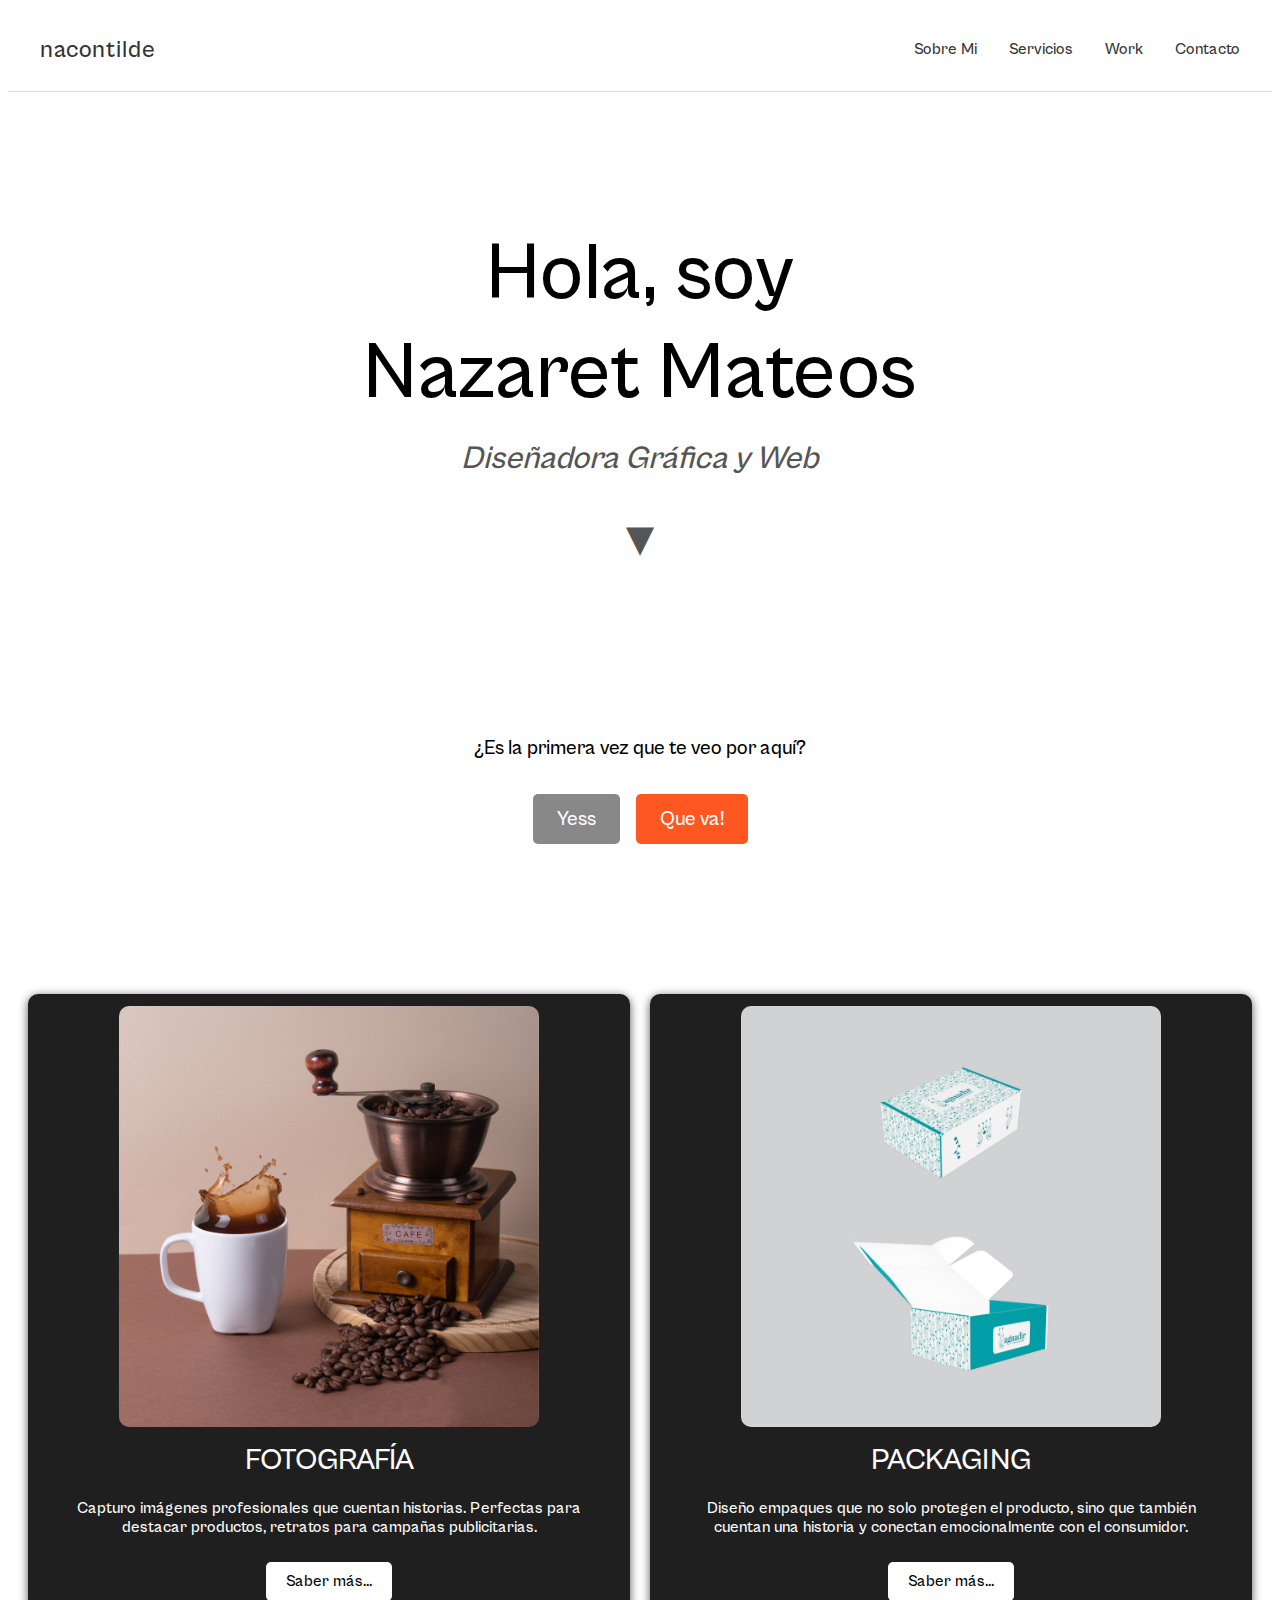
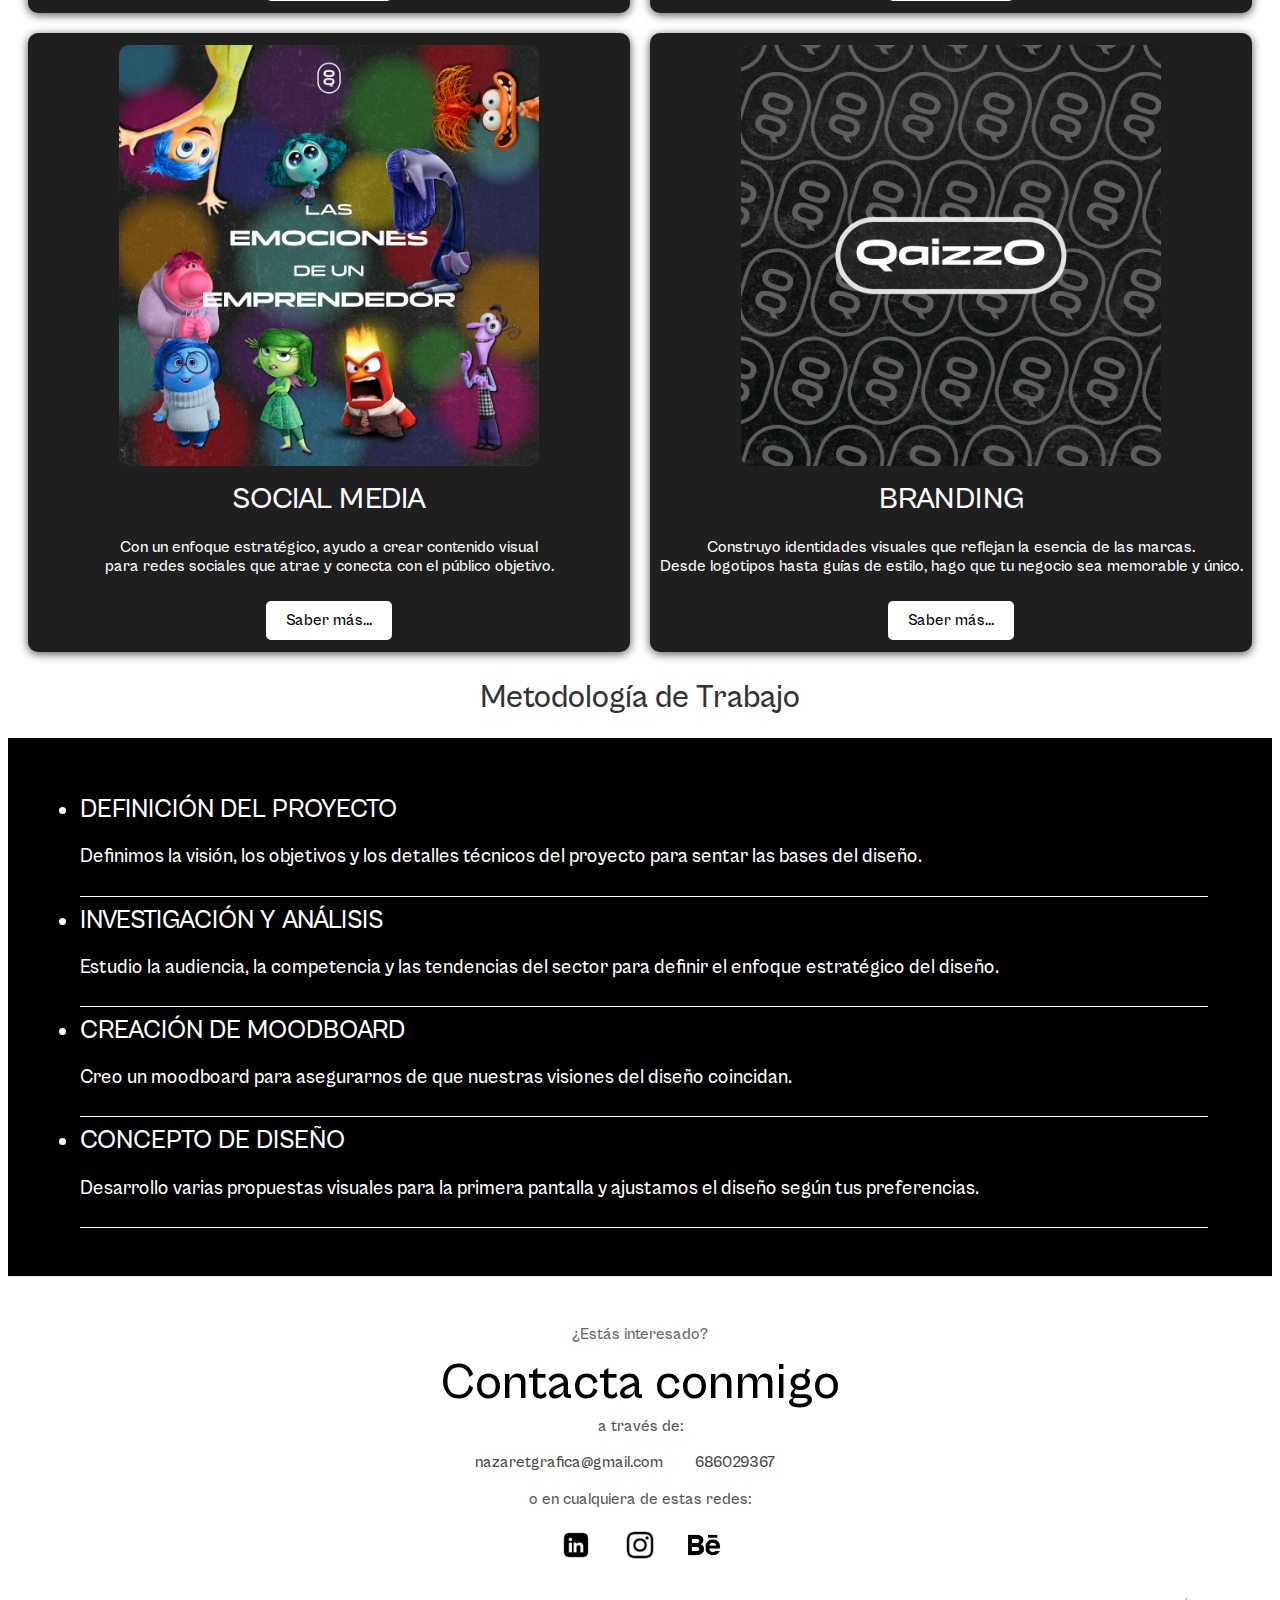
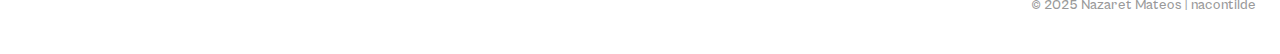
<file: index.html>
<!DOCTYPE html>
<html lang="en">

<head>
  <meta charset="UTF-8">
  <meta name="viewport" content="width=device-width, initial-scale=1.0">
  <title>Porfolio</title>
  <script defer src="portfolio.js"></script>
  <link rel="stylesheet" href="portfolio.css">
</head>

<body>
  <!-- HEADER -->
  <header class="header">
    <div class="header__container">

      <div class="header__logo-container">
        <a href="index.html" class="header__logo">nacontilde</a>
      </div>


      <nav class="header__nav">
        <ul class="header__menu">
          <li class="header__menu-item"><a href="About.html" class="header__menu-link">Sobre Mi</a></li>


          <li class="header__menu-item header__menu-item--dropdown">
            <a href="Servicios.html" class="header__menu-link">Servicios</a>
            <ul class="header__submenu">
              <li class="header__submenu-item"><a href="Fotografia.html" class="header__submenu-link">Fotografía</a>
              </li>
              <li class="header__submenu-item"><a href="Packaging.html" class="header__submenu-link">Packaging</a></li>
              <li class="header__submenu-item"><a href="SM.html" class="header__submenu-link">Social
                  Media</a></li>
              <li class="header__submenu-item"><a href="Branding.html" class="header__submenu-link">Branding</a></li>
            </ul>
          </li>

          <li class="header__menu-item"><a href="Work.html" class="header__menu-link">Work</a></li>
          <li class="header__menu-item"><a href="Contacto.html" class="header__menu-link">Contacto</a></li>
        </ul>
      </nav>
    </div>
  </header>



  <!--CUERPO-->


  <section class="intro">
    <div class="intro__principal">
      <div class="intro__texto">
        <h1 class="intro__titulo">Hola, soy<br> Nazaret Mateos</h1>
        <p class="intro__subtitulo">
          Diseñadora Gráfica y Web<br>
        </p>
      </div>
      <div class="intro__scroll">
        <span class="intro__scroll-indica">&#9660;</span>
      </div>
  </section>

  <div class="intro__pregunta">
    <p class="intro__boton">¿Es la primera vez que te veo por aquí?</p>
    <div class="intro__botones">
      <button class="intro__boton intro__boton--yes" onclick="handleButtonClick('yes')">Yess</button>
      <button class="intro__boton intro__boton--no" onclick="handleButtonClick('no')">Que va!</button>
    </div>

    <!-- alerta -->
    <div id="alert-container" class="alert-container">
      <p id="alert-text" class="alert-text"></p>
      <button class="alert-close" onclick="closeAlert()">Cerrar</button>
    </div>
  </div>


<!-- SERVICIOS -->
<div class="productos">
  <div class="producto">
    <img class=producto__img src="fotografia/peque.jpg" alt="Producto 1">
    <h3  class="producto__h3">FOTOGRAFÍA</h3>
    <p  class="producto__p">Capturo imágenes profesionales que cuentan historias. Perfectas para <br>
      destacar productos, retratos para campañas publicitarias.</p>
    <a href="Fotografia.html"></a>
    <button class="click-boton">Saber más...</button>
    </a>
  </div>
  <div class="producto">
    <img class=producto__img src="packaging/caja.jpg" alt="Producto 2">
    <h3 class="producto__h3">PACKAGING</h3>
    <p class="producto__p">Diseño empaques que no solo protegen el producto, sino que también <br>
      cuentan una historia y conectan emocionalmente con el consumidor.</p>
    <a href="Packaging.html" target="_blank">
      <button class="click-boton">Saber más...</button>
    </a>
  </div>
  <div class="producto">
    <img class=producto__img src="SocialMedia/emociones.jpg" alt="Producto 3">
    <h3  class="producto__h3">SOCIAL MEDIA</h3>
    <p  class="producto__p">Con un enfoque estratégico, ayudo a crear contenido visual <br>
      para redes sociales que atrae y conecta con el público objetivo.</p>
    <a href="SM.html">
      <button class="click-boton">Saber más...</button>
    </a>
  </div>
  <div class="producto">
    <img class=producto__img src="branding/qfondo.jpg" alt="Producto 3">
    <h3  class="producto__h3">BRANDING</h3>
    <p  class="producto__p">Construyo identidades visuales que reflejan la esencia de las marcas.<br>
      Desde logotipos hasta guías de estilo, hago que tu negocio sea memorable y único.</p>
    <a href="Branding.html">
      <button class="click-boton">Saber más...</button>
    </a>
  </div>
</div>






  <h2 class="metodologia__titulo">Metodología de Trabajo</h2>

  <div class="metodologia">
    <ul class="lista">
      <li class="lista__item">DEFINICIÓN DEL PROYECTO
        <p>Definimos la visión, los objetivos y los detalles técnicos del proyecto para sentar las bases del diseño.</p>
      </li>
      <li class="lista__item">INVESTIGACIÓN Y ANÁLISIS
        <p>Estudio la audiencia, la competencia y las tendencias del sector para definir el enfoque estratégico del
          diseño.</p>
      </li>
      <li class="lista__item">CREACIÓN DE MOODBOARD
        <p>Creo un moodboard para asegurarnos de que nuestras visiones del diseño coincidan.</p>
      </li>
      <li class="lista__item">CONCEPTO DE DISEÑO
        <p>Desarrollo varias propuestas visuales para la primera pantalla y ajustamos el diseño según tus preferencias.
        </p>
      </li>
  </div>


  



  <!--FOOTER-->
  <footer class="footer">
    <div class="footer__contenido">
      <p class="footer__intro">¿Estás interesado?</p>
      <h2 class="footer__title">Contacta conmigo</h2>
      <p class="footer__text"> a través de:</p>
      <div class="footer__contacto">
        <a href="mailto:nazaretgrafica@gmail.com" class="footer__link">nazaretgrafica@gmail.com</a>
        <p class="footer__link">686029367</p>
      </div>
      <p class="footer__text"> o en cualquiera de estas redes:</p>
      <div class="footer__socials">
        <a href="https://www.linkedin.com/in/nazaretmateos/" class="footer__social" aria-label="LinkedIn"
          target="_blank">
          <img src="fotos/linkedin.png" alt="LinkedIn" class="footer__icon">
        </a>
        <a href="https://www.instagram.com/nacontilde/" class="footer__social" aria-label="Instagram" target="_blank">
          <img src="fotos/instagram.png" alt="Instagram" class="footer__icon">
        </a>
        <a href="https://www.behance.net/nazaretmateosgarcia" class="footer__social" aria-label="Behance"
          target="_blank">
          <img src="fotos/Behance-icon-01.png" alt="Behance" class="footer__icon">
        </a>
      </div>
    </div>
    <div class="footer__bottom">
      <p class="footer__copyright">
        © 2025 Nazaret Mateos | nacontilde
      </p>
    </div>
  </footer>
</body>

</html>
</file>
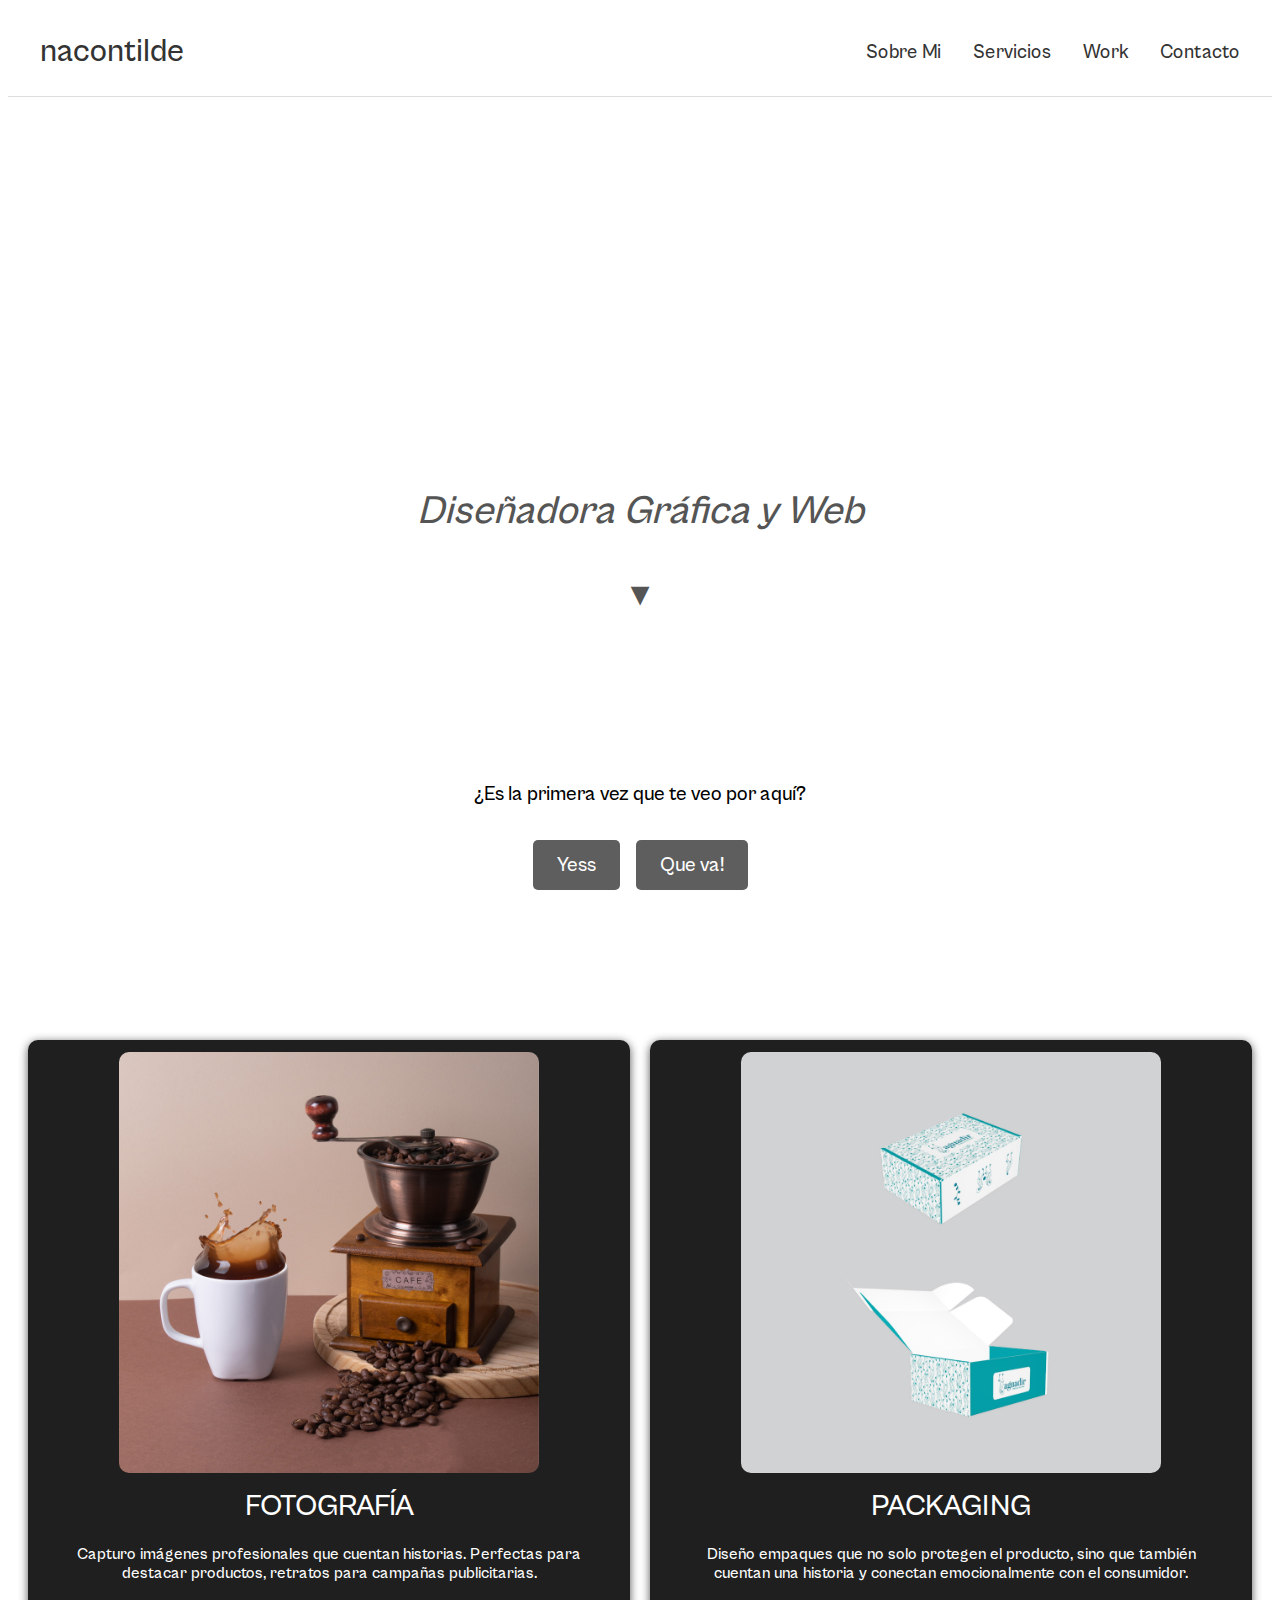
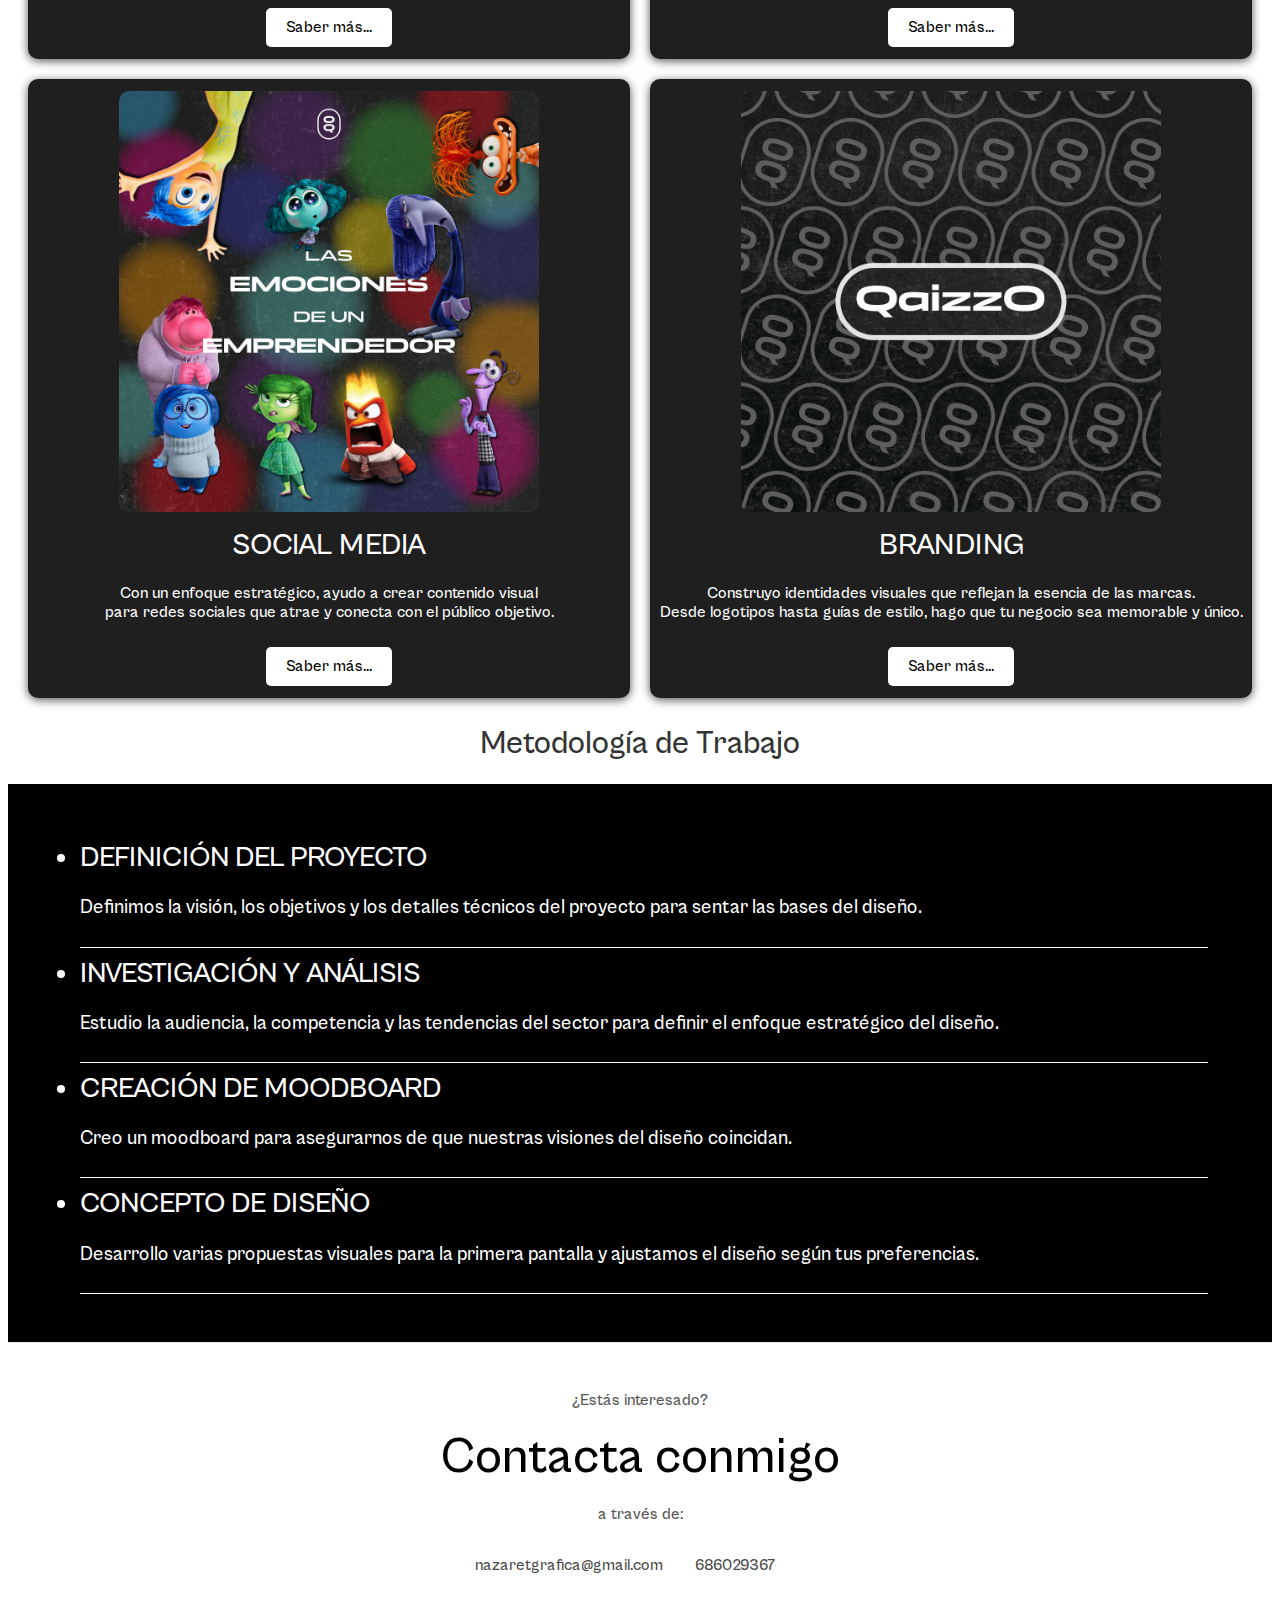
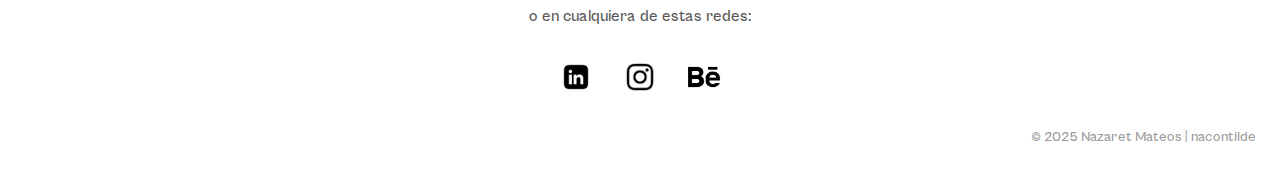
<file: Portfolio/index.html>
<!DOCTYPE html>
<html lang="en">

<head>
  <meta charset="UTF-8">
  <meta name="viewport" content="width=device-width, initial-scale=1.0">
  <title>Porfolio</title>
  <script defer src="portfolio.js"></script>
  <link rel="stylesheet" href="portfolio.css">
</head>

<body>
  <!-- HEADER -->
  <header class="header">
    <div class="header__container">

      <div class="header__logo-container">
        <a href="index.html" class="header__logo">nacontilde</a>
      </div>

      <button class="header__toggle" aria-label="Abrir menú">☰</button>

      <nav class="header__nav">
        <ul class="header__menu">
          <li class="header__menu-item"><a href="About.html" class="header__menu-link">Sobre Mi</a></li>


          <li class="header__menu-item header__menu-item--dropdown">
            <a href="Servicios.html" class="header__menu-link">Servicios</a>
            <ul class="header__submenu">
              <li class="header__submenu-item"><a href="Fotografia.html" class="header__submenu-link">Fotografía</a>
              </li>
              <li class="header__submenu-item"><a href="Packaging.html" class="header__submenu-link">Packaging</a></li>
              <li class="header__submenu-item"><a href="SM.html" class="header__submenu-link">Social
                  Media</a></li>
              <li class="header__submenu-item"><a href="Branding.html" class="header__submenu-link">Branding</a></li>
            </ul>
          </li>

          <li class="header__menu-item"><a href="Work.html" class="header__menu-link">Work</a></li>
          <li class="header__menu-item"><a href="Contacto.html" class="header__menu-link">Contacto</a></li>
        </ul>
      </nav>
    </div>
  </header>



  <!--CUERPO-->


  <section class="intro">
    <div class="intro__principal">
      <div class="intro__texto">
        <h1 class="intro__titulo">Hola, soy<br> Nazaret Mateos</h1>
        <p class="intro__subtitulo">
          Diseñadora Gráfica y Web<br>
        </p>
      </div>
      <div class="intro__scroll">
        <span class="intro__scroll-indica">&#9660;</span>
      </div>
    </div>
  </section>
  <div class="intro__pregunta">
    <p class="intro__boton">¿Es la primera vez que te veo por aquí?</p>
    <div class="intro__botones">
      <button class="intro__boton intro__boton--yes" onclick="handleButtonClick('yes')">Yess</button>
      <button class="intro__boton intro__boton--no" onclick="handleButtonClick('no')">Que va!</button>
    </div>

    <!-- alerta -->
    <div id="alert-container" class="alert-container">
      <p id="alert-text" class="alert-text"></p>
      <button class="alert-close" onclick="closeAlert()">Cerrar</button>
    </div>
  </div>


  <!-- SERVICIOS -->
  <div class="productos">
    <div class="producto">
      <img class="producto__img" src="fotografia/peque.jpg" alt="Producto 1">
      <h3 class="producto__h3">FOTOGRAFÍA</h3>
      <p class="producto__p">Capturo imágenes profesionales que cuentan historias. Perfectas para <br>
        destacar productos, retratos para campañas publicitarias.
      </p>
      <a href="Fotografia.html" class="click-boton">Saber más...</a>
    </div>
    <div class="producto">
      <img class=producto__img src="packaging/caja.jpg" alt="Producto 2">
      <h3 class="producto__h3">PACKAGING</h3>
      <p class="producto__p">Diseño empaques que no solo protegen el producto, sino que también <br>
        cuentan una historia y conectan emocionalmente con el consumidor.</p>
      <a href="Packaging.html" class="click-boton">Saber más...</a>
    </div>
    <div class="producto">
      <img class=producto__img src="SocialMedia/emociones.jpg" alt="Producto 3">
      <h3 class="producto__h3">SOCIAL MEDIA</h3>
      <p class="producto__p">Con un enfoque estratégico, ayudo a crear contenido visual <br>
        para redes sociales que atrae y conecta con el público objetivo.</p>
      <a href="SM.html" class="click-boton">Saber más...</a>
    </div>
    <div class="producto">
      <img class=producto__img src="branding/qfondo.jpg" alt="Producto 3">
      <h3 class="producto__h3">BRANDING</h3>
      <p class="producto__p">Construyo identidades visuales que reflejan la esencia de las marcas.<br>
        Desde logotipos hasta guías de estilo, hago que tu negocio sea memorable y único.</p>
      <a href="Branding.html" class="click-boton">Saber más...</a>
    </div>
  </div>






  <h2 class="metodologia__titulo">Metodología de Trabajo</h2>

  <div class="metodologia">
    <ul class="lista">
      <li class="lista__item">DEFINICIÓN DEL PROYECTO
        <p>Definimos la visión, los objetivos y los detalles técnicos del proyecto para sentar las bases del diseño.</p>
      </li>
      <li class="lista__item">INVESTIGACIÓN Y ANÁLISIS
        <p>Estudio la audiencia, la competencia y las tendencias del sector para definir el enfoque estratégico del
          diseño.</p>
      </li>
      <li class="lista__item">CREACIÓN DE MOODBOARD
        <p>Creo un moodboard para asegurarnos de que nuestras visiones del diseño coincidan.</p>
      </li>
      <li class="lista__item">CONCEPTO DE DISEÑO
        <p>Desarrollo varias propuestas visuales para la primera pantalla y ajustamos el diseño según tus preferencias.
        </p>
      </li>
    </ul>
  </div>






  <!--FOOTER-->
  <footer class="footer">
    <div class="footer__contenido">
      <p class="footer__intro">¿Estás interesado?</p>
      <h2 class="footer__title">Contacta conmigo</h2>
      <p class="footer__text"> a través de:</p>
      <div class="footer__contacto">
        <a href="mailto:nazaretgrafica@gmail.com" class="footer__link">nazaretgrafica@gmail.com</a>
        <p class="footer__link">686029367</p>
      </div>
      <p class="footer__text"> o en cualquiera de estas redes:</p>
      <div class="footer__socials">
        <a href="https://www.linkedin.com/in/nazaretmateos/" class="footer__social" aria-label="LinkedIn"
          target="_blank">
          <img src="fotos/linkedin.png" alt="LinkedIn" class="footer__icon">
        </a>
        <a href="https://www.instagram.com/nacontilde/" class="footer__social" aria-label="Instagram" target="_blank">
          <img src="fotos/instagram.png" alt="Instagram" class="footer__icon">
        </a>
        <a href="https://www.behance.net/nazaretmateosgarcia" class="footer__social" aria-label="Behance"
          target="_blank">
          <img src="fotos/Behance-icon-01.png" alt="Behance" class="footer__icon">
        </a>
      </div>
    </div>
    <div class="footer__bottom">
      <p class="footer__copyright">
        © 2025 Nazaret Mateos | nacontilde
      </p>
    </div>
  </footer>
</body>

</html>
</file>
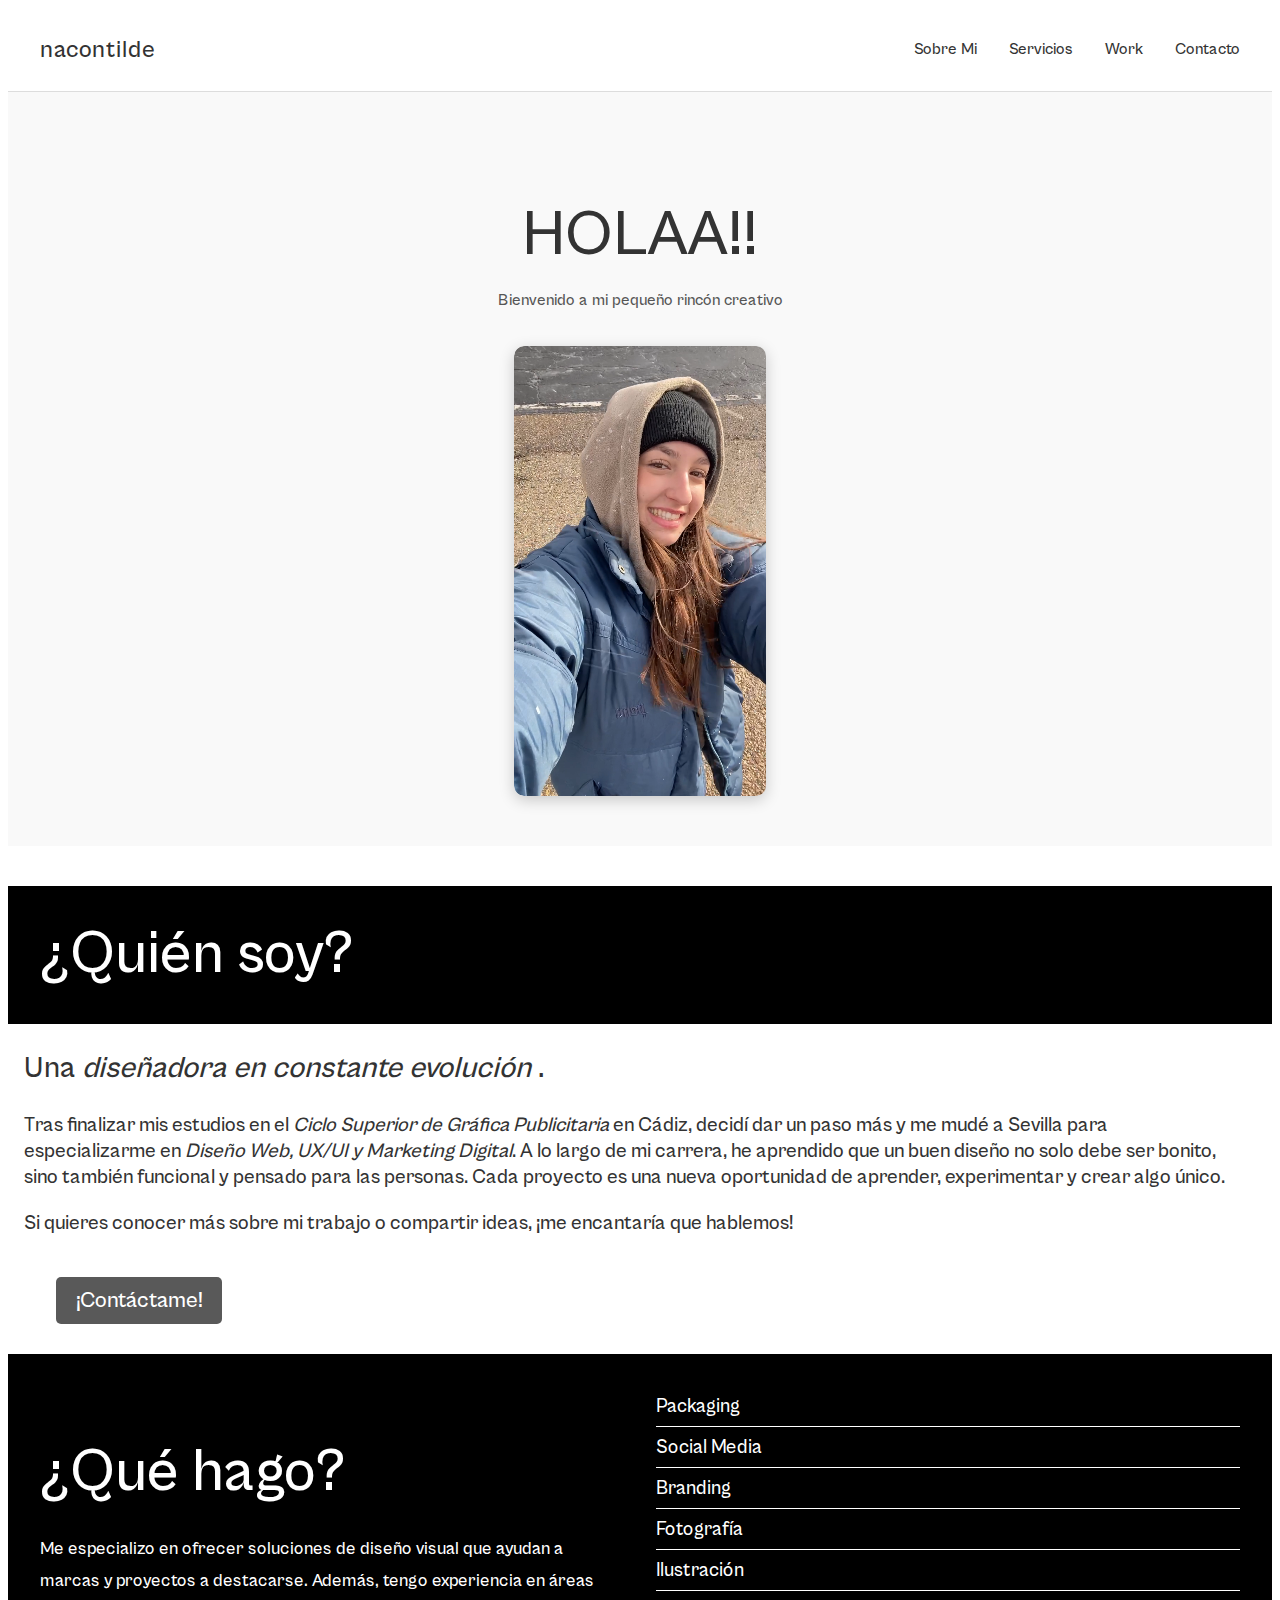
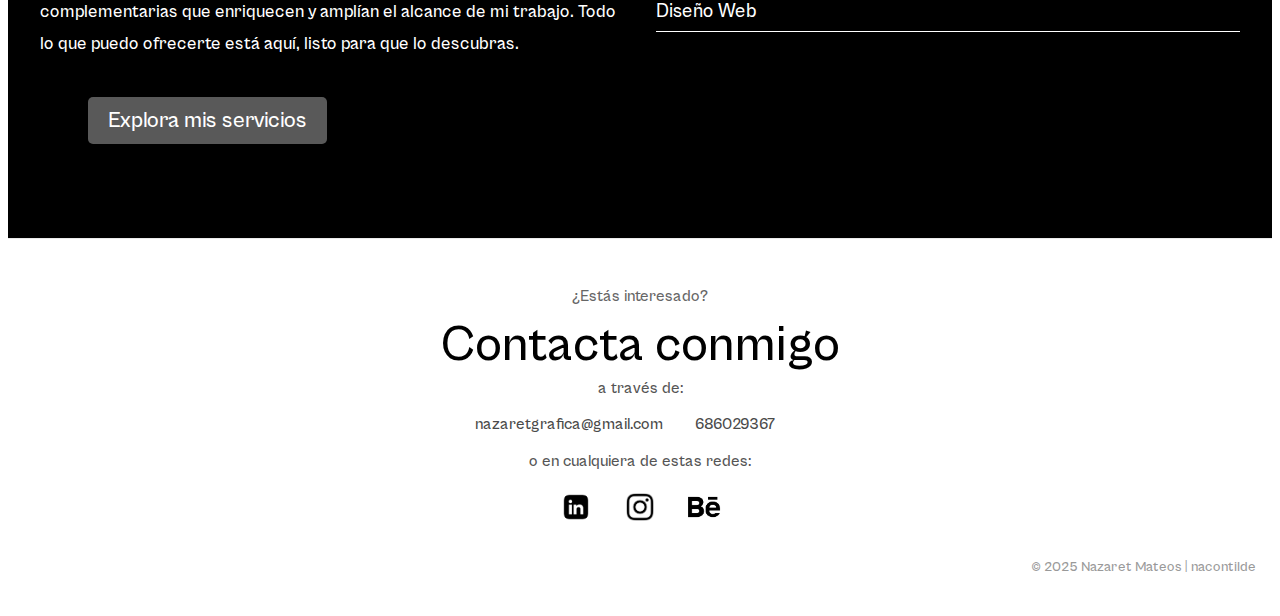
<file: About.html>
<!DOCTYPE html>
<html lang="en">

<head>
  <meta charset="UTF-8">
  <meta name="viewport" content="width=device-width, initial-scale=1.0">
  <title>Porfolio</title>
  <script defer src="portfolio.js"></script>
  <link rel="stylesheet" href="portfolio.css">
</head>

<body>
  <!-- HEADER -->
  <header class="header">
    <div class="header__container">

      <div class="header__logo-container">
        <a href="index.html" class="header__logo">nacontilde</a>
      </div>


      <nav class="header__nav">
        <ul class="header__menu">
          <li class="header__menu-item"><a href="About.html" class="header__menu-link">Sobre Mi</a></li>


          <li class="header__menu-item header__menu-item--dropdown">
            <a href="Servicios.html" class="header__menu-link">Servicios</a>
            <ul class="header__submenu">
              <li class="header__submenu-item"><a href="Fotografia.html" class="header__submenu-link">Fotografía</a>
              </li>
              <li class="header__submenu-item"><a href="Packaging.html" class="header__submenu-link">Packaging</a></li>
              <li class="header__submenu-item"><a href="SM.html" class="header__submenu-link">Social
                  Media</a></li>
              <li class="header__submenu-item"><a href="Branding.html" class="header__submenu-link">Branding</a></li>
            </ul>
          </li>

          <li class="header__menu-item"><a href="Work.html" class="header__menu-link">Work</a></li>
          <li class="header__menu-item"><a href="Contacto.html" class="header__menu-link">Contacto</a></li>
        </ul>
      </nav>
    </div>
  </header>


  <!--CUERPO-->
  <section class="about-me">
    <div class="about-me__content">
      <h2 class="about-me__title">HOLAA!!</h2>
      <p class="about-me__description">
        Bienvenido a mi pequeño rincón creativo
      </p>
    </div>
    <div class="about-me__video">
      <video class="about-me__video-element" autoplay muted loop playsinline>
        <source src="nazaret.mp4" type="video/mp4">
      </video>
    </div>
  </section>
  



  <section class="about">
    <h1 class="about__title">¿Quién soy?</h1>
    <h2 class="about__subtitle">Una <i>diseñadora en constante evolución</i> .</h2>
    <p class="about__text"> Tras finalizar mis estudios en el <i>Ciclo Superior de Gráfica Publicitaria</i> en Cádiz, decidí dar un paso más y me mudé a Sevilla para especializarme en <i>Diseño Web, UX/UI y Marketing Digital</i>.  A lo largo de mi carrera, he aprendido que un buen diseño no solo debe ser bonito, sino también funcional y pensado para las personas. Cada proyecto es una nueva oportunidad de aprender, experimentar y crear algo único. </p>
    <p class="about__text"> Si quieres conocer más sobre mi trabajo o compartir ideas, ¡me encantaría que hablemos!</p>
     <!-- Botón real -->
     <button class="contacto-boton" onclick="window.location.href='Contacto.html'">¡Contáctame!</button>
</section>


<section class="what-i-do">
  <div class="what-i-do__content">
    <h2 class="what-i-do__title"> ¿Qué hago?</h2>
    <div class="what-i-do__description">
      <p class="what-i-do__text">
        Me especializo en ofrecer soluciones de diseño visual que ayudan a marcas y proyectos a destacarse. Además, tengo experiencia en áreas complementarias que enriquecen y amplían el alcance de mi trabajo. Todo lo que puedo ofrecerte está aquí, listo para que lo descubras.
      </p>
      <!-- Botón real -->
     <button class="contacto-boton" onclick="window.location.href='Servicios.html'">Explora mis servicios</button>
    </div>
  </div>
  <div class="what-i-do__list">
    <ul class="what-i-do__items">
      <li class="what-i-do__item">Packaging</li>
      <li class="what-i-do__item">Social Media</li>
      <li class="what-i-do__item">Branding</li>
      <li class="what-i-do__item">Fotografía</li>
      <li class="what-i-do__item">Ilustración</li>
      <li class="what-i-do__item">Diseño Web</li>
    </ul>
  </div>
</section>



  <!--FOOTER-->
  <footer class="footer">
    <div class="footer__contenido">
      <p class="footer__intro">¿Estás interesado?</p>
      <h2 class="footer__title">Contacta conmigo</h2>
      <p class="footer__text"> a través de:</p>
      <div class="footer__contacto">
        <a href="mailto:nazaretgrafica@gmail.com" class="footer__link">nazaretgrafica@gmail.com</a>
        <p class="footer__link">686029367</p>
      </div>
      <p class="footer__text"> o en cualquiera de estas redes:</p>
      <div class="footer__socials">
        <a href="https://www.linkedin.com/in/nazaretmateos/" class="footer__social" aria-label="LinkedIn"
        target="_blank">
        <img src="fotos/linkedin.png"
            alt="LinkedIn" class="footer__icon">
    </a>
    <a href="https://www.instagram.com/nacontilde/" class="footer__social" aria-label="Instagram"
        target="_blank">
        <img src="fotos/instagram.png"
            alt="Instagram" class="footer__icon">
    </a>
    <a href="https://www.behance.net/nazaretmateosgarcia" class="footer__social" aria-label="Behance"
        target="_blank">
        <img src="fotos/Behance-icon-01.png" alt="Behance"
            class="footer__icon">
    </a>
      </div>
    </div>
    <div class="footer__bottom">
      <p class="footer__copyright">
        © 2025 Nazaret Mateos | nacontilde
      </p>
    </div>
  </footer>
</body>

</html>
</file>
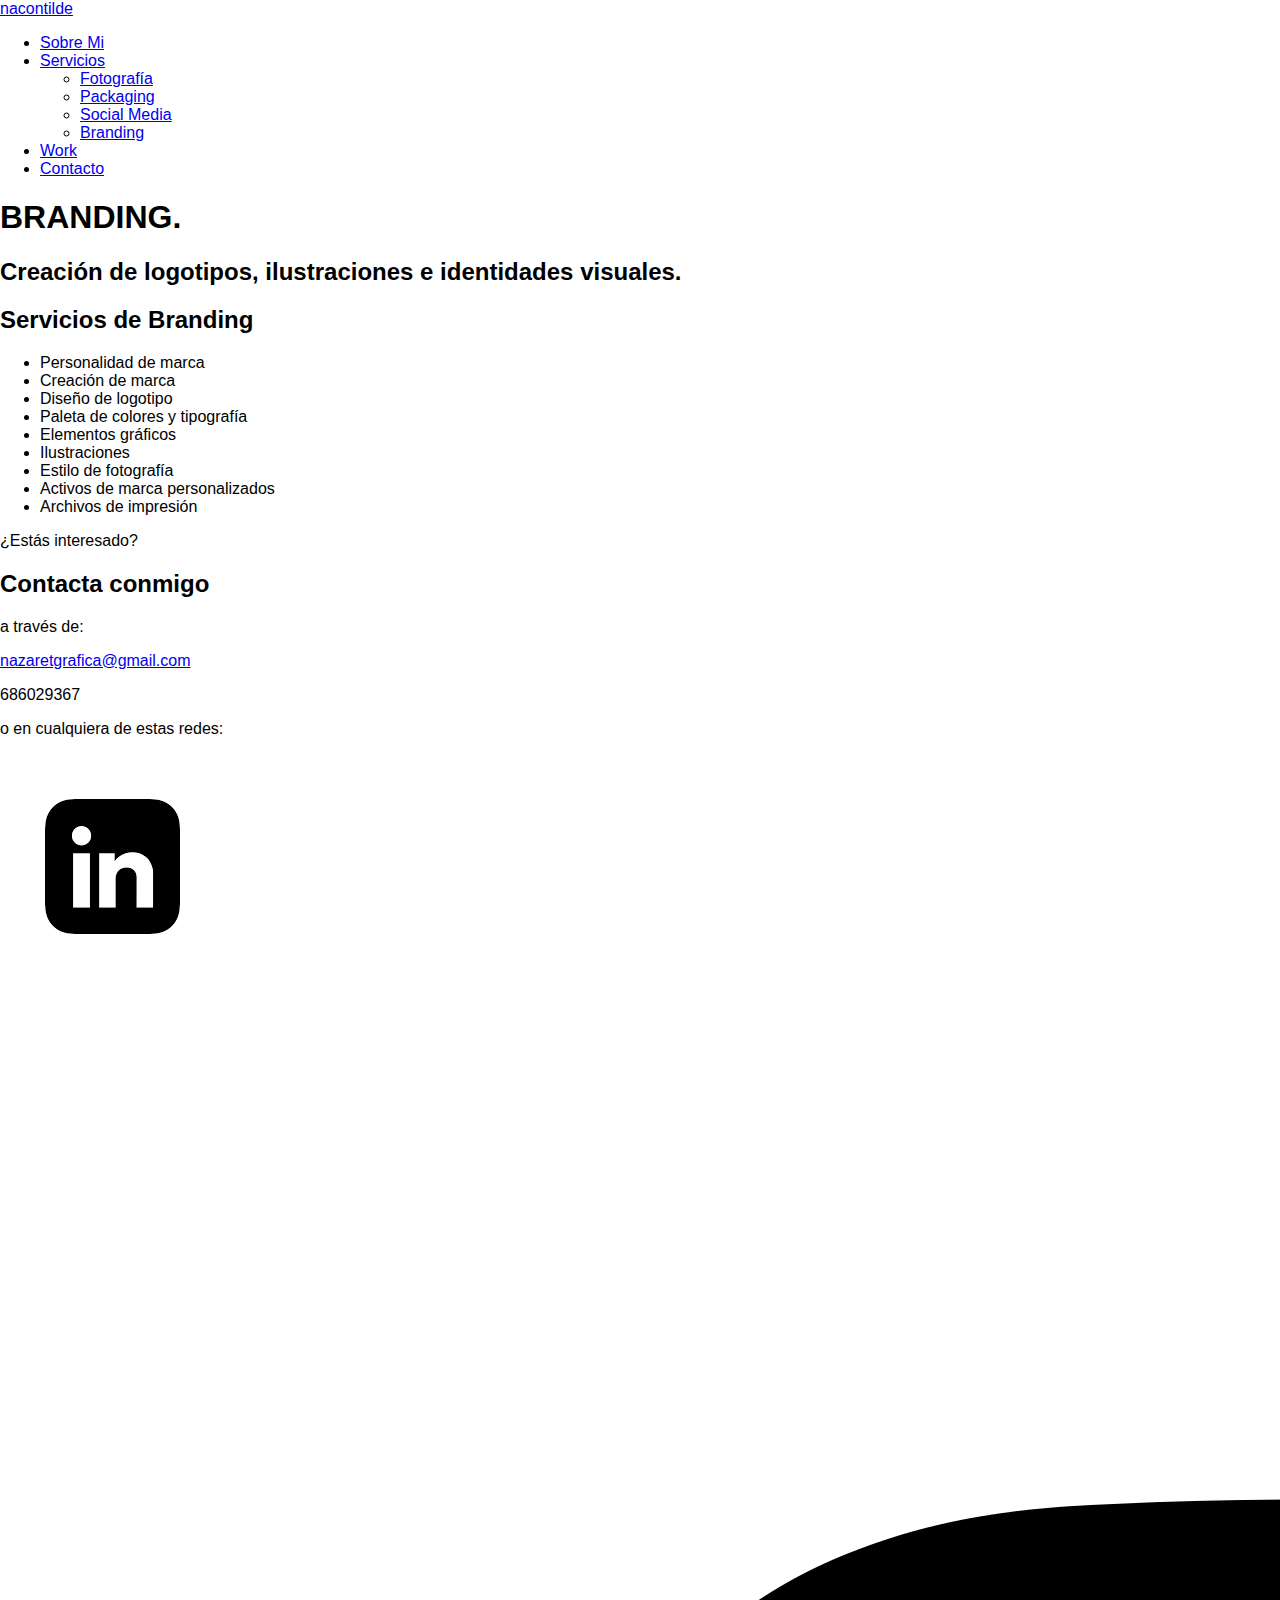
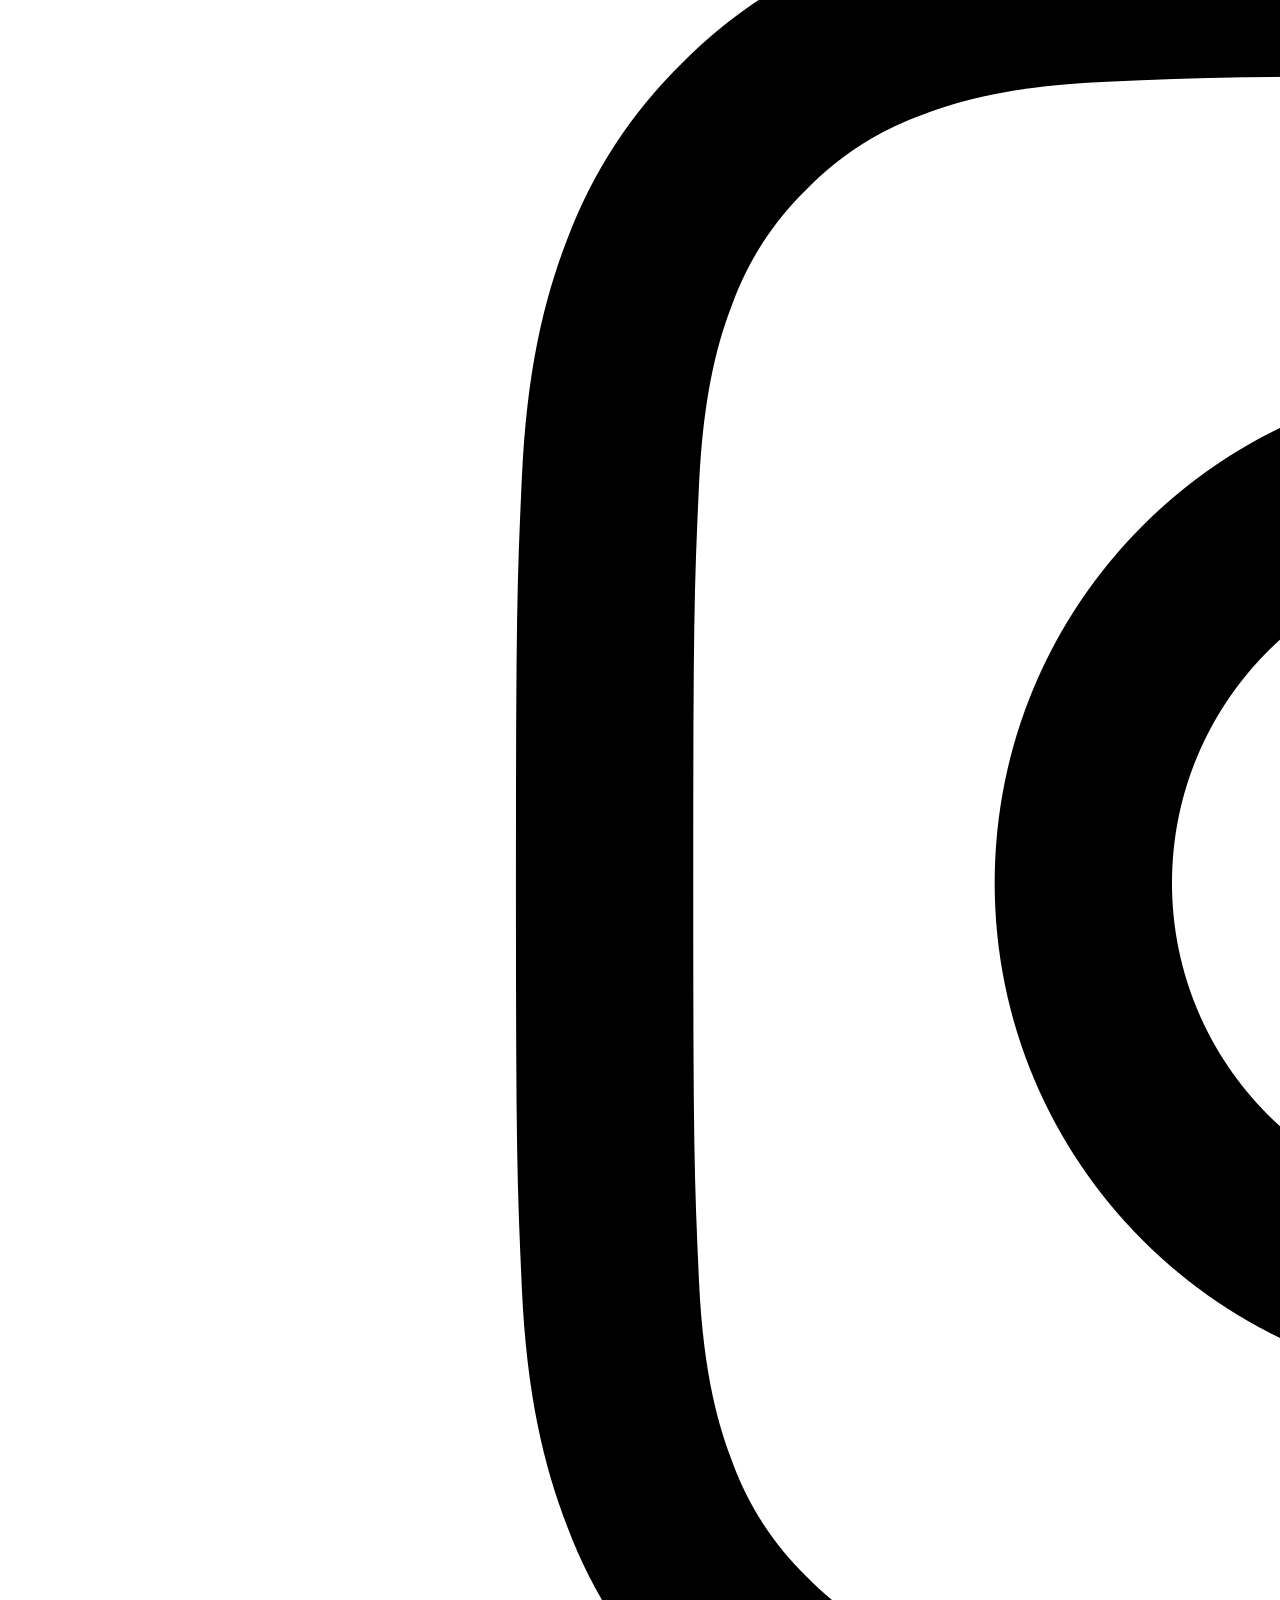
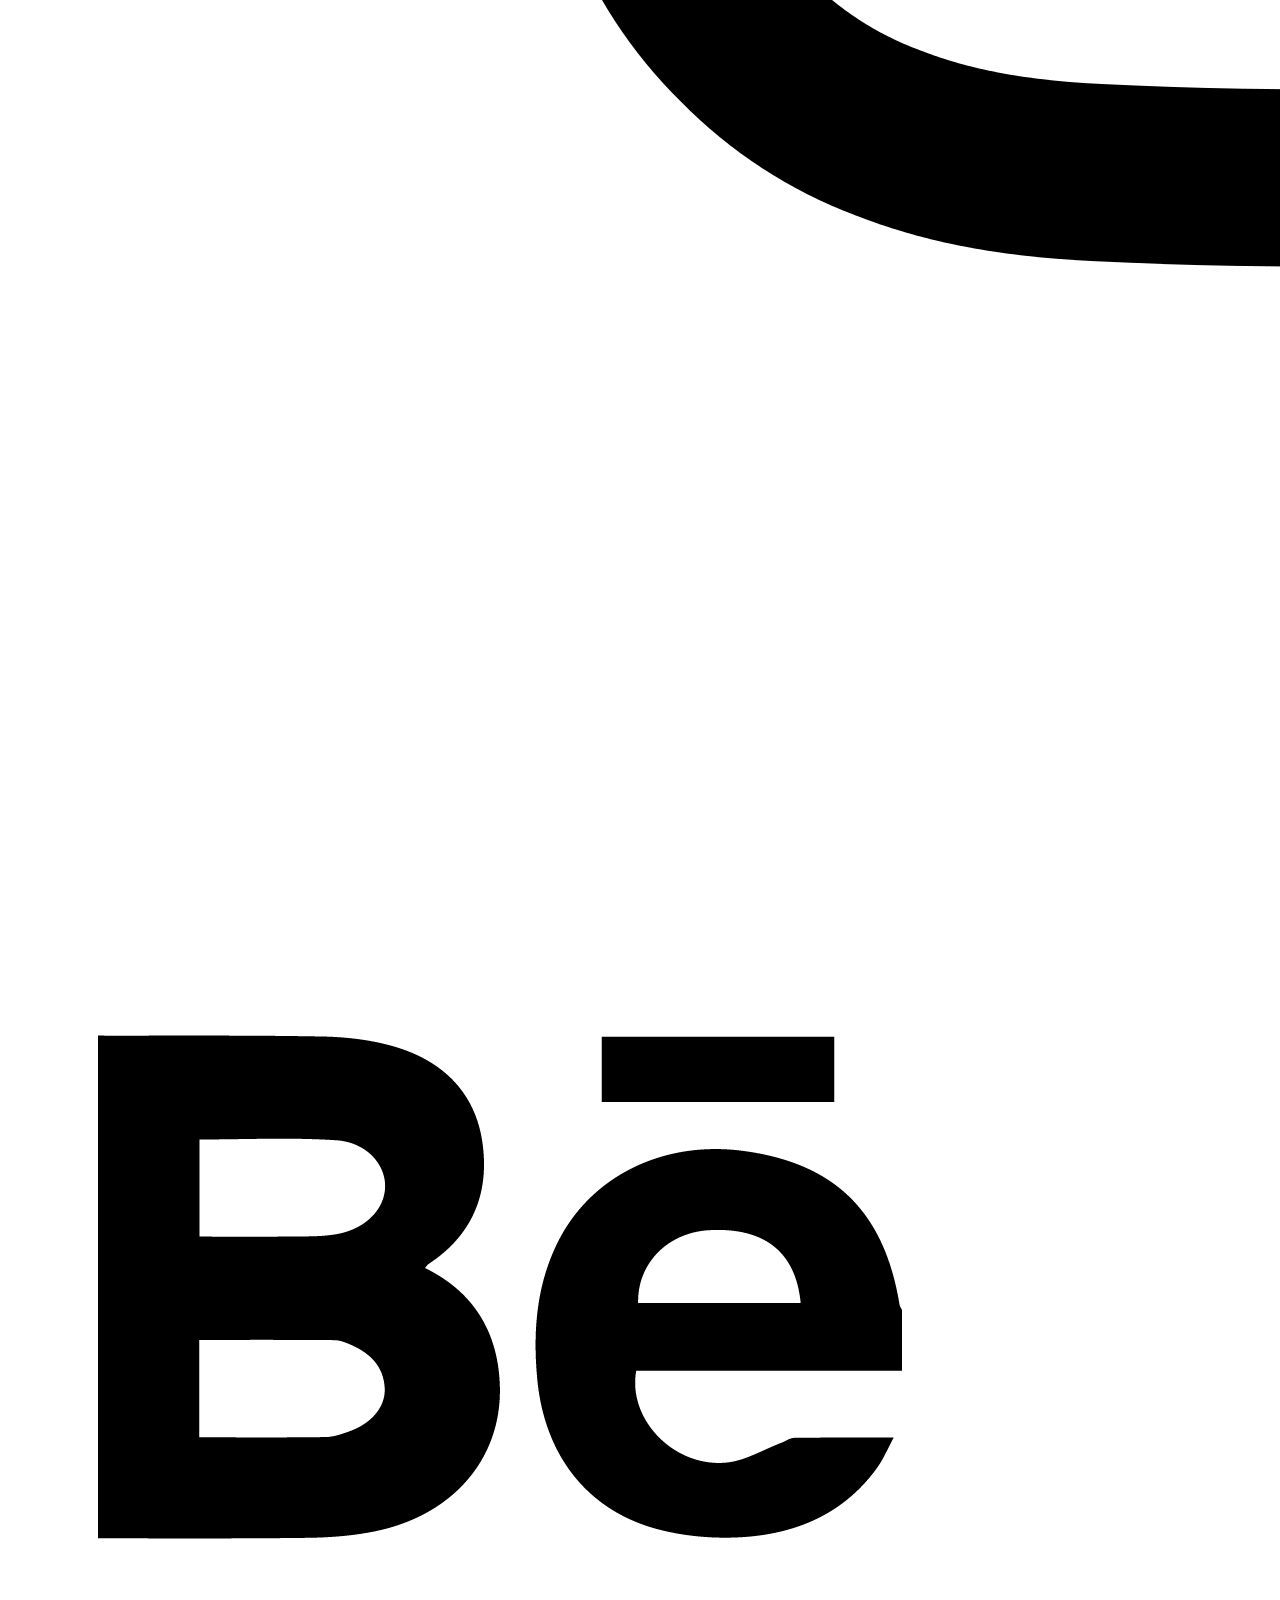
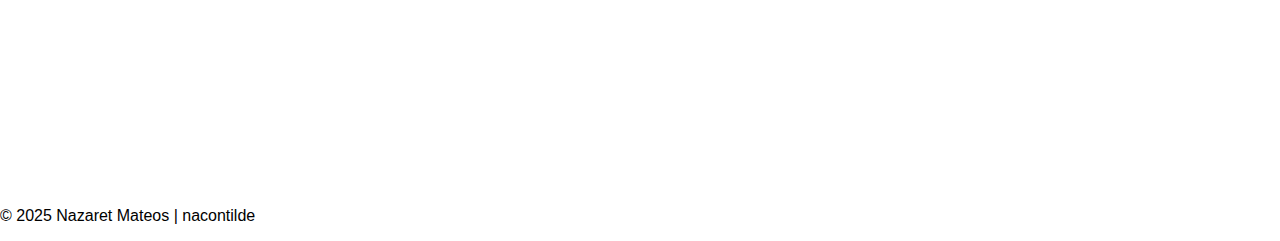
<file: Branding.html>
<!DOCTYPE html>
<html lang="en">

<head>
    <meta charset="UTF-8">
    <meta name="viewport" content="width=device-width, initial-scale=1.0">
    <title>Document</title>
    <script defer src="prueba.js"></script>
    <link rel="stylesheet" href="prueba.css">
</head>

<body>
    <!-- HEADER -->
    <header class="header">
        <div class="header__container">

            <div class="header__logo-container">
                <a href="index.html" class="header__logo">nacontilde</a>
            </div>


            <nav class="header__nav">
                <ul class="header__menu">
                    <li class="header__menu-item"><a href="PAbout.html" class="header__menu-link">Sobre Mi</a></li>


                    <li class="header__menu-item header__menu-item--dropdown">
                        <a href="PServicios.html" class="header__menu-link">Servicios</a>
                        <ul class="header__submenu">
                            <li class="header__submenu-item"><a href="PFotografia.html"
                                    class="header__submenu-link">Fotografía</a></li>
                            <li class="header__submenu-item"><a href="PPackaging.html"
                                    class="header__submenu-link">Packaging</a></li>
                            <li class="header__submenu-item"><a href="PSM.html" class="header__submenu-link">Social
                                    Media</a></li>
                            <li class="header__submenu-item"><a href="PBranding.html"
                                    class="header__submenu-link">Branding</a></li>
                        </ul>
                    </li>

                    <li class="header__menu-item"><a href="PWork.html" class="header__menu-link">Work</a></li>
                    <li class="header__menu-item"><a href="PContacto.html" class="header__menu-link">Contacto</a></li>
                </ul>
            </nav>
        </div>
    </header>


    <!-- CUERPO  -->
    <section class="fotografia">
        <h1 class="fotografia__title">BRANDING.</h1>
        <h2 class="fotografia__subtitle">Creación de logotipos, ilustraciones e identidades visuales.</h2>

        
    </section>
    <section class="branding">
        <h2 class="branding__title">Servicios de Branding</h2>
        <ul class="branding__list">
          <li class="branding__item">Personalidad de marca</li>
          <li class="branding__item">Creación de marca</li>
          <li class="branding__item">Diseño de logotipo</li>
          <li class="branding__item">Paleta de colores y tipografía</li>
          <li class="branding__item">Elementos gráficos</li>
          <li class="branding__item">Ilustraciones</li>
          <li class="branding__item">Estilo de fotografía</li>
          <li class="branding__item">Activos de marca personalizados</li>
          <li class="branding__item">Archivos de impresión</li>
        </ul>
      </section>




    <!--FOOTER-->

    <footer class="footer">
        <div class="footer__contenido">
            <p class="footer__intro">¿Estás interesado?</p>
            <h2 class="footer__title">Contacta conmigo</h2>
            <p class="footer__text"> a través de:</p>
            <div class="footer__contacto">
                <a href="mailto:nazaretgrafica@gmail.com" class="footer__link">nazaretgrafica@gmail.com</a>
                <p class="footer__link">686029367</p>
            </div>
            <p class="footer__text"> o en cualquiera de estas redes:</p>
            <div class="footer__socials">
                <a href="https://www.linkedin.com/in/nazaretmateos/" class="footer__social" aria-label="LinkedIn"
                target="_blank">
                <img src="fotos/linkedin.png"
                    alt="LinkedIn" class="footer__icon">
            </a>
            <a href="https://www.instagram.com/nacontilde/" class="footer__social" aria-label="Instagram"
                target="_blank">
                <img src="fotos/instagram.png"
                    alt="Instagram" class="footer__icon">
            </a>
            <a href="https://www.behance.net/nazaretmateosgarcia" class="footer__social" aria-label="Behance"
                target="_blank">
                <img src="fotos/Behance-icon-01.png" alt="Behance"
                    class="footer__icon">
            </a>
            </div>
        </div>
        <div class="footer__bottom">
            <p class="footer__copyright">
                © 2025 Nazaret Mateos | nacontilde
            </p>
        </div>
    </footer>
</body>

</html>
</file>
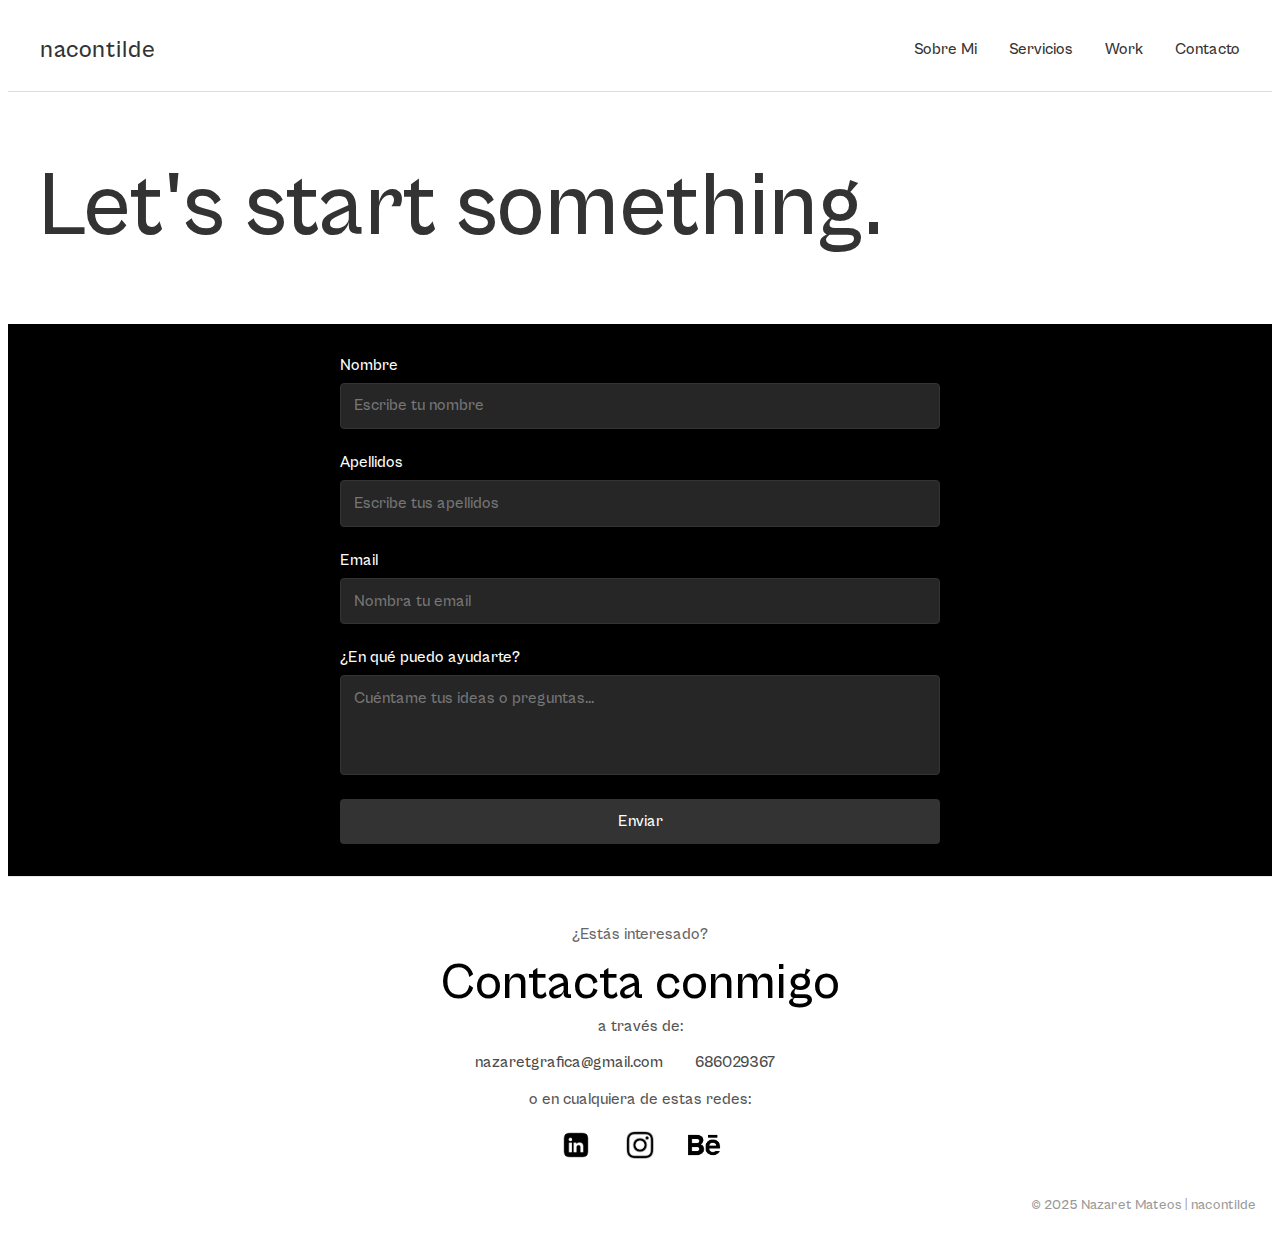
<file: Contacto.html>
<!DOCTYPE html>
<html lang="en">

<head>
  <meta charset="UTF-8">
  <meta name="viewport" content="width=device-width, initial-scale=1.0">
  <title>Porfolio</title>
  <script defer src="portfolio.js"></script>
  <link rel="stylesheet" href="portfolio.css">
</head>

<body>
  <!-- HEADER -->
  <header class="header">
    <div class="header__container">

      <div class="header__logo-container">
        <a href="index.html" class="header__logo">nacontilde</a>
      </div>


      <nav class="header__nav">
        <ul class="header__menu">
          <li class="header__menu-item"><a href="About.html" class="header__menu-link">Sobre Mi</a></li>


          <li class="header__menu-item header__menu-item--dropdown">
            <a href="Servicios.html" class="header__menu-link">Servicios</a>
            <ul class="header__submenu">
              <li class="header__submenu-item"><a href="Fotografia.html" class="header__submenu-link">Fotografía</a>
              </li>
              <li class="header__submenu-item"><a href="Packaging.html" class="header__submenu-link">Packaging</a></li>
              <li class="header__submenu-item"><a href="SM.html" class="header__submenu-link">Social
                  Media</a></li>
              <li class="header__submenu-item"><a href="Branding.html" class="header__submenu-link">Branding</a></li>
            </ul>
          </li>

          <li class="header__menu-item"><a href="Work.html" class="header__menu-link">Work</a></li>
          <li class="header__menu-item"><a href="Contacto.html" class="header__menu-link">Contacto</a></li>
        </ul>
      </nav>
    </div>
  </header>

    <!--CUERPO-->
    <div class="formulario">
        <h1 class="formulario__h1">Let's start something.</h1>
        <section class="contact">
            <form action="#" method="post" class="contact__form">
                <div class="contact__group">
                    <label for="full-name" class="contact__label">Nombre </label>
                    <input type="text" id="full-name" name="full-name" class="contact__input"
                        placeholder="Escribe tu nombre">
                </div>
                <div class="contact__group">
                    <label for="full-name" class="contact__label">Apellidos</label>
                    <input type="text" id="full-name" name="full-name" class="contact__input"
                        placeholder="Escribe tus apellidos">
                </div>

                <div class="contact__group">
                    <label for="email" class="contact__label">Email</label>
                    <input type="email" id="email" name="email" class="contact__input" placeholder="Nombra tu email">
                </div>


                <div class="contact__group">
                    <label for="project-wishes" class="contact__label">¿En qué puedo ayudarte?</label>
                    <textarea id="project-wishes" name="project-wishes" class="contact__textarea"
                        placeholder="Cuéntame tus ideas o preguntas..."></textarea>
                </div>


                <button type="submit" class="contact__button">Enviar</button>
            </form>
        </section>
    </div>


    <!--FOOTER-->

    <footer class="footer">
        <div class="footer__contenido">
            <p class="footer__intro">¿Estás interesado?</p>
            <h2 class="footer__title">Contacta conmigo</h2>
            <p class="footer__text"> a través de:</p>
            <div class="footer__contacto">
                <a href="mailto:nazaretgrafica@gmail.com" class="footer__link">nazaretgrafica@gmail.com</a>
                <p class="footer__link">686029367</p>
            </div>
            <p class="footer__text"> o en cualquiera de estas redes:</p>
            <div class="footer__socials">
                <a href="https://www.linkedin.com/in/nazaretmateos/" class="footer__social" aria-label="LinkedIn"
                    target="_blank">
                    <img src="fotos/linkedin.png"
                        alt="LinkedIn" class="footer__icon">
                </a>
                <a href="https://www.instagram.com/nacontilde/" class="footer__social" aria-label="Instagram"
                    target="_blank">
                    <img src="fotos/instagram.png"
                        alt="Instagram" class="footer__icon">
                </a>
                <a href="https://www.behance.net/nazaretmateosgarcia" class="footer__social" aria-label="Behance"
                    target="_blank">
                    <img src="fotos/Behance-icon-01.png" alt="Behance"
                        class="footer__icon">
                </a>
            </div>
        </div>
        <div class="footer__bottom">
            <p class="footer__copyright">
                © 2025 Nazaret Mateos | nacontilde
            </p>
        </div>
    </footer>
</body>

</html>
</file>
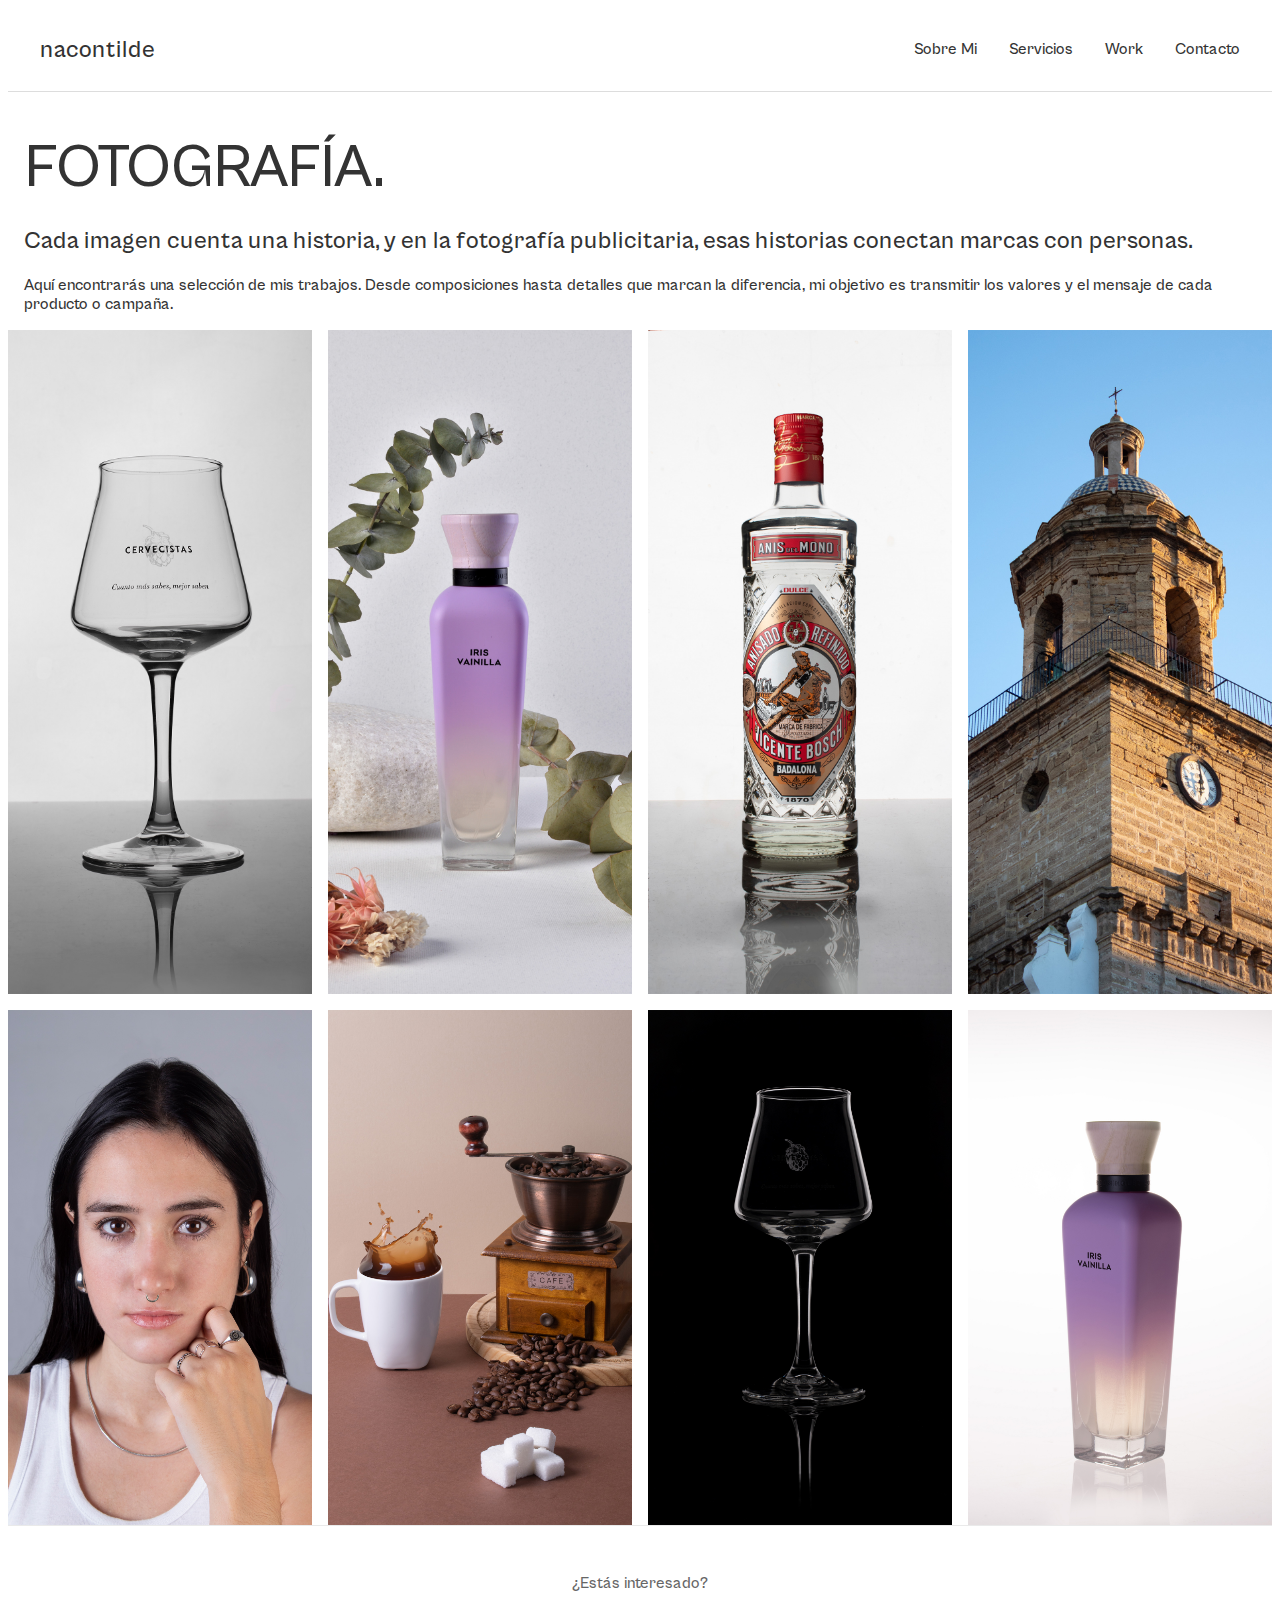
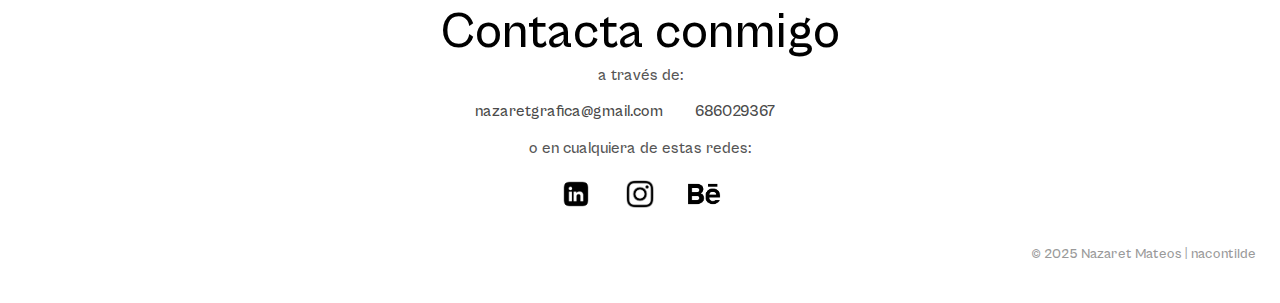
<file: Fotografia.html>
<!DOCTYPE html>
<html lang="en">

<head>
  <meta charset="UTF-8">
  <meta name="viewport" content="width=device-width, initial-scale=1.0">
  <title>Porfolio</title>
  <script defer src="portfolio.js"></script>
  <link rel="stylesheet" href="portfolio.css">
</head>

<body>
  <!-- HEADER -->
  <header class="header">
    <div class="header__container">

      <div class="header__logo-container">
        <a href="index.html" class="header__logo">nacontilde</a>
      </div>


      <nav class="header__nav">
        <ul class="header__menu">
          <li class="header__menu-item"><a href="About.html" class="header__menu-link">Sobre Mi</a></li>


          <li class="header__menu-item header__menu-item--dropdown">
            <a href="Servicios.html" class="header__menu-link">Servicios</a>
            <ul class="header__submenu">
              <li class="header__submenu-item"><a href="Fotografia.html" class="header__submenu-link">Fotografía</a>
              </li>
              <li class="header__submenu-item"><a href="Packaging.html" class="header__submenu-link">Packaging</a></li>
              <li class="header__submenu-item"><a href="SM.html" class="header__submenu-link">Social
                  Media</a></li>
              <li class="header__submenu-item"><a href="Branding.html" class="header__submenu-link">Branding</a></li>
            </ul>
          </li>

          <li class="header__menu-item"><a href="Work.html" class="header__menu-link">Work</a></li>
          <li class="header__menu-item"><a href="Contacto.html" class="header__menu-link">Contacto</a></li>
        </ul>
      </nav>
    </div>
  </header>


    <!-- FOTOS GRID -->
    <section class="fotografia">
        <h1 class="fotografia__title">FOTOGRAFÍA.</h1>
        <h2 class="fotografia__subtitle">Cada imagen cuenta una historia, y en la fotografía publicitaria, esas historias conectan marcas con personas.</h2>
        <p class="fotografia__text">Aquí encontrarás una selección de mis trabajos. Desde composiciones hasta detalles que marcan la diferencia, mi objetivo es transmitir los valores y el mensaje de cada producto o campaña.</p>
        <div class="fotografia__grid">
            <div class="fotografia__item">
                <img src="fotografia/blanco.jpg" alt="Foto1" class="fotografia__imagen">
            </div>
            <div class="fotografia__item">
                <img src="fotografia/perfume.jpg" alt="Foto2" class="fotografia__imagen">
            </div>
            <div class="fotografia__item">
                <img src="fotografia/botella.jpg" alt="Foto3" class="fotografia__imagen">
            </div>
            <div class="fotografia__item">
                <img src="fotografia/torre.jpg" alt="Foto4" class="fotografia__imagen">
            </div>
            <div class="fotografia__item">
                <img src="fotografia/marta.jpg" alt="Foto5" class="fotografia__imagen">
            </div>
            <div class="fotografia__item">
                <img src="fotografia/splash.jpg" alt="Foto6" class="fotografia__imagen">
            </div>
            <div class="fotografia__item">
                <img src="fotografia/negro.jpg" alt="Foto7" class="fotografia__imagen">
            </div>
            <div class="fotografia__item">
                <img src="fotografia/lado.jpg" alt="Foto8" class="fotografia__imagen">
            </div>
        </div>
    </section>




    <!--FOOTER-->

    <footer class="footer">
        <div class="footer__contenido">
            <p class="footer__intro">¿Estás interesado?</p>
            <h2 class="footer__title">Contacta conmigo</h2>
            <p class="footer__text"> a través de:</p>
            <div class="footer__contacto">
                <a href="mailto:nazaretgrafica@gmail.com" class="footer__link">nazaretgrafica@gmail.com</a>
                <p class="footer__link">686029367</p>
            </div>
            <p class="footer__text"> o en cualquiera de estas redes:</p>
            <div class="footer__socials">
                <a href="https://www.linkedin.com/in/nazaretmateos/" class="footer__social" aria-label="LinkedIn"
                target="_blank">
                <img src="fotos/linkedin.png"
                    alt="LinkedIn" class="footer__icon">
            </a>
            <a href="https://www.instagram.com/nacontilde/" class="footer__social" aria-label="Instagram"
                target="_blank">
                <img src="fotos/instagram.png"
                    alt="Instagram" class="footer__icon">
            </a>
            <a href="https://www.behance.net/nazaretmateosgarcia" class="footer__social" aria-label="Behance"
                target="_blank">
                <img src="fotos/Behance-icon-01.png" alt="Behance"
                    class="footer__icon">
            </a>
            </div>
        </div>
        <div class="footer__bottom">
            <p class="footer__copyright">
                © 2025 Nazaret Mateos | nacontilde
            </p>
        </div>
    </footer>
</body>

</html>
</file>
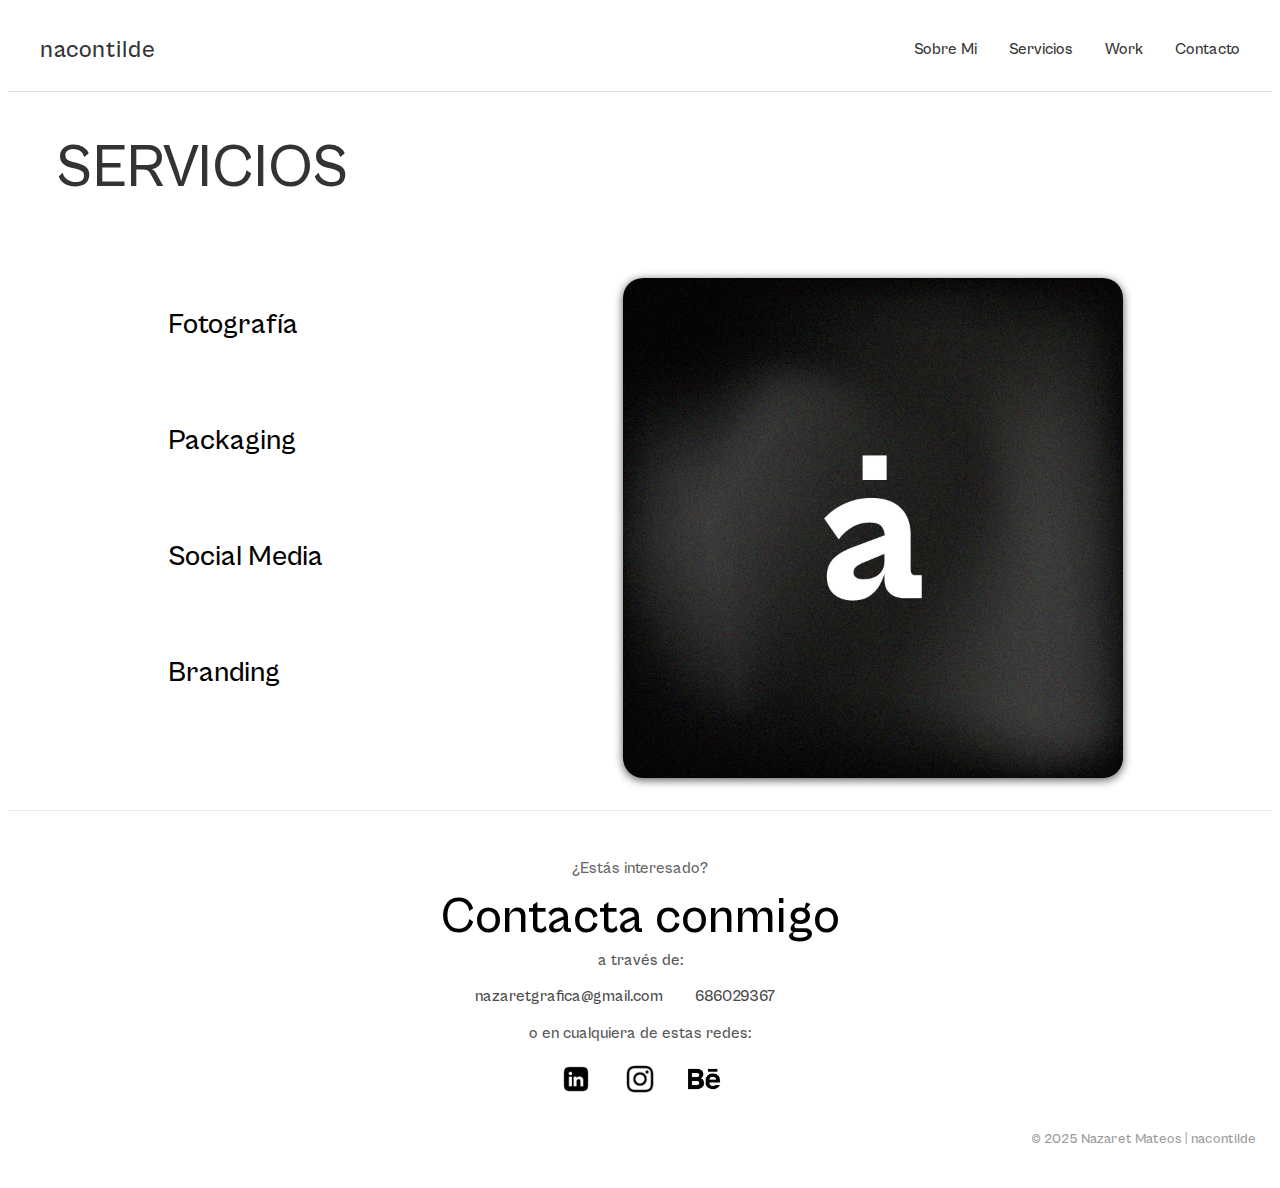
<file: Servicios.html>
<!DOCTYPE html>
<html lang="en">

<head>
  <meta charset="UTF-8">
  <meta name="viewport" content="width=device-width, initial-scale=1.0">
  <title>Porfolio</title>
  <script defer src="portfolio.js"></script>
  <link rel="stylesheet" href="portfolio.css">
</head>

<body>
  <!-- HEADER -->
  <header class="header">
    <div class="header__container">

      <div class="header__logo-container">
        <a href="index.html" class="header__logo">nacontilde</a>
      </div>


      <nav class="header__nav">
        <ul class="header__menu">
          <li class="header__menu-item"><a href="About.html" class="header__menu-link">Sobre Mi</a></li>


          <li class="header__menu-item header__menu-item--dropdown">
            <a href="Servicios.html" class="header__menu-link">Servicios</a>
            <ul class="header__submenu">
              <li class="header__submenu-item"><a href="Fotografia.html" class="header__submenu-link">Fotografía</a>
              </li>
              <li class="header__submenu-item"><a href="Packaging.html" class="header__submenu-link">Packaging</a></li>
              <li class="header__submenu-item"><a href="SM.html" class="header__submenu-link">Social
                  Media</a></li>
              <li class="header__submenu-item"><a href="Branding.html" class="header__submenu-link">Branding</a></li>
            </ul>
          </li>

          <li class="header__menu-item"><a href="Work.html" class="header__menu-link">Work</a></li>
          <li class="header__menu-item"><a href="Contacto.html" class="header__menu-link">Contacto</a></li>
        </ul>
      </nav>
    </div>
  </header>


    <!--SERVICIOS-->
    <h1 class="titulo__servicios">SERVICIOS</h1>
    <section class="servicios">
        <div class="servicios__titulos">
          <a href="Fotografia.html" class="servicios__link" data-imagen="fotografia/peque.jpg">
            <p class="servicios__titulo">Fotografía</p>
          </a>
          <a href="Packaging.html" class="servicios__link" data-imagen="packaging/caja.jpg">
            <p class="servicios__titulo">Packaging</p>
          </a>
          <a href="SM.html" class="servicios__link" data-imagen="SocialMedia/vender.jpg">
            <p class="servicios__titulo">Social Media</p>
          </a>
          <a href="Branding.html" class="servicios__link" data-imagen="branding/qfondo.jpg">
            <p class="servicios__titulo">Branding</p>
          </a>
        </div>
        <div class="servicios__imagen">
          <img src="fotos/FotoPerfilA.jpg" alt="Imagen" class="servicios__imagen-content">
        </div>
      </section>


    <!--FOOTER-->

    <footer class="footer">
        <div class="footer__contenido">
            <p class="footer__intro">¿Estás interesado?</p>
            <h2 class="footer__title">Contacta conmigo</h2>
            <p class="footer__text"> a través de:</p>
            <div class="footer__contacto">
                <a href="mailto:nazaretgrafica@gmail.com" class="footer__link">nazaretgrafica@gmail.com</a>
                <p class="footer__link">686029367</p>
            </div>
            <p class="footer__text"> o en cualquiera de estas redes:</p>
            <div class="footer__socials">
                <a href="https://www.linkedin.com/in/nazaretmateos/" class="footer__social" aria-label="LinkedIn"
                target="_blank">
                <img src="fotos/linkedin.png"
                    alt="LinkedIn" class="footer__icon">
            </a>
            <a href="https://www.instagram.com/nacontilde/" class="footer__social" aria-label="Instagram"
                target="_blank">
                <img src="fotos/instagram.png"
                    alt="Instagram" class="footer__icon">
            </a>
            <a href="https://www.behance.net/nazaretmateosgarcia" class="footer__social" aria-label="Behance"
                target="_blank">
                <img src="fotos/Behance-icon-01.png" alt="Behance"
                    class="footer__icon">
            </a>
            </div>
        </div>
        <div class="footer__bottom">
            <p class="footer__copyright">
                © 2025 Nazaret Mateos | nacontilde
            </p>
        </div>
    </footer>
</body>

</html>
</file>
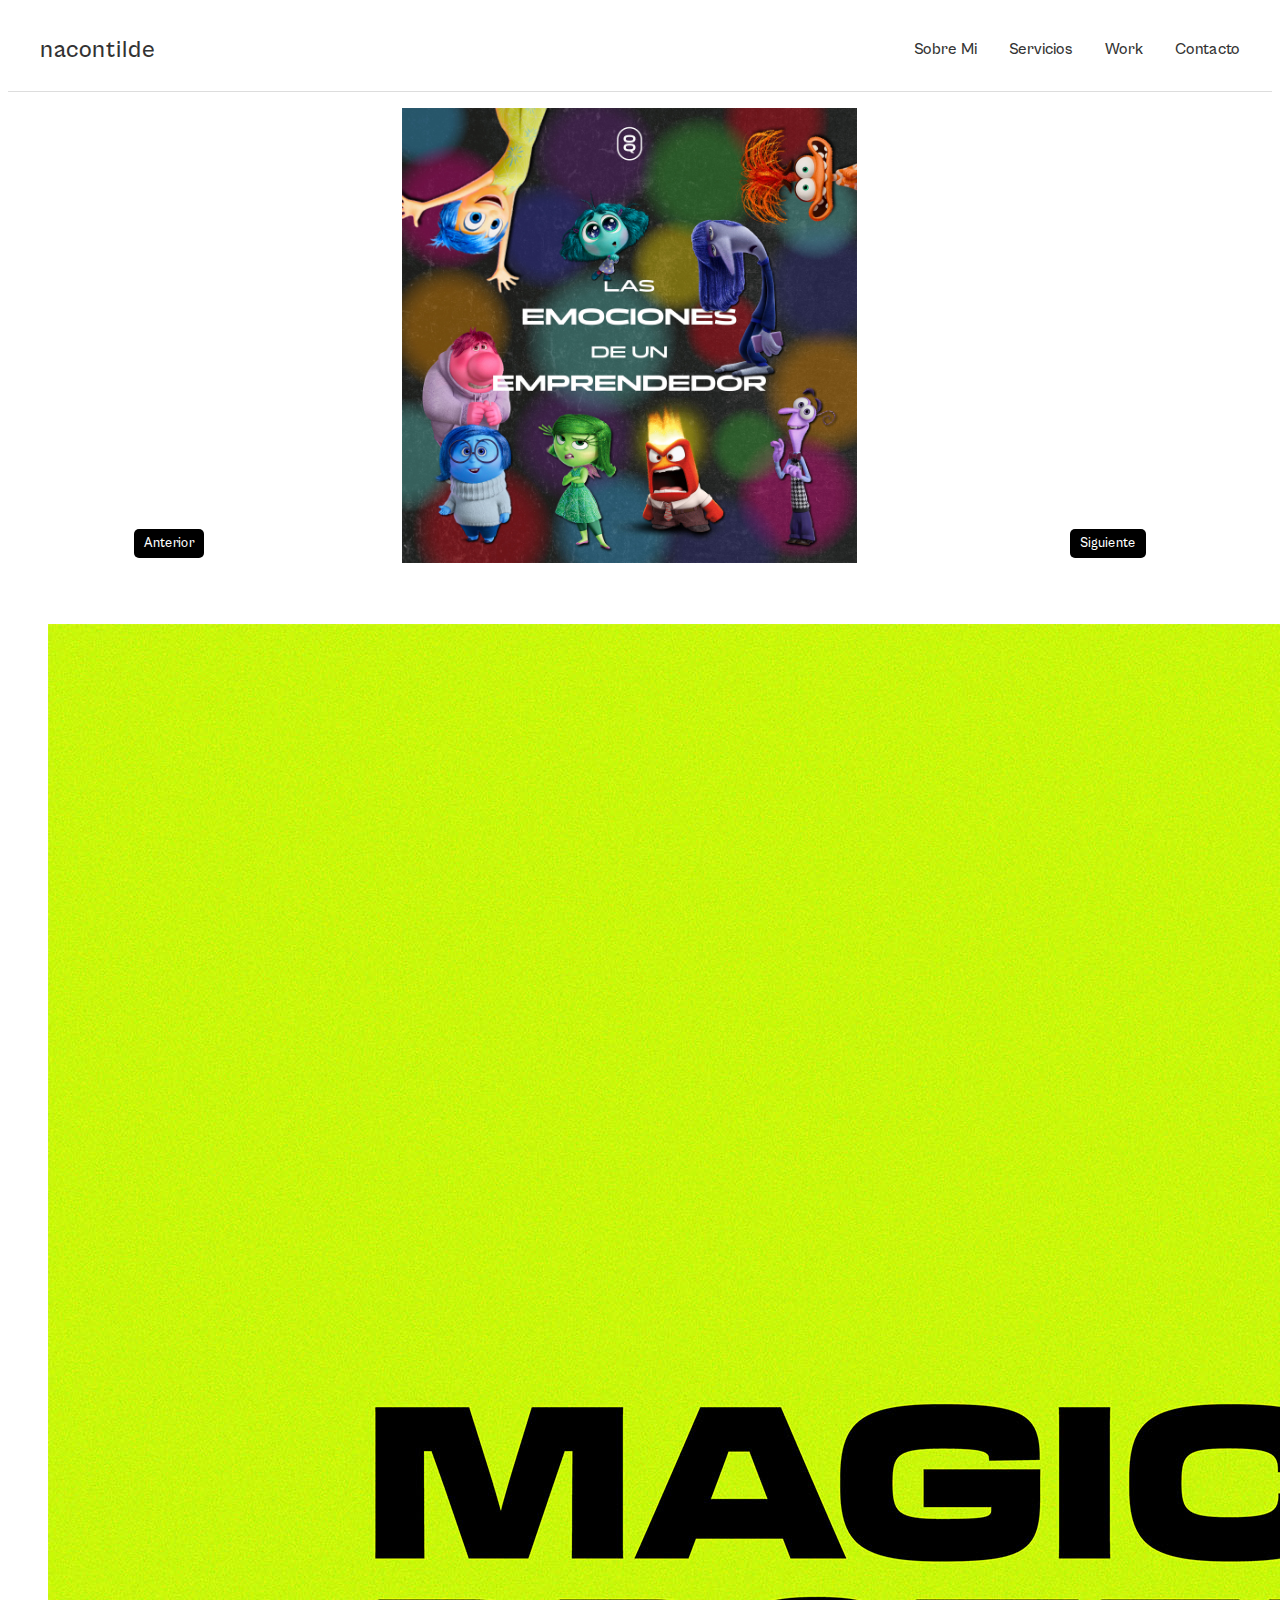
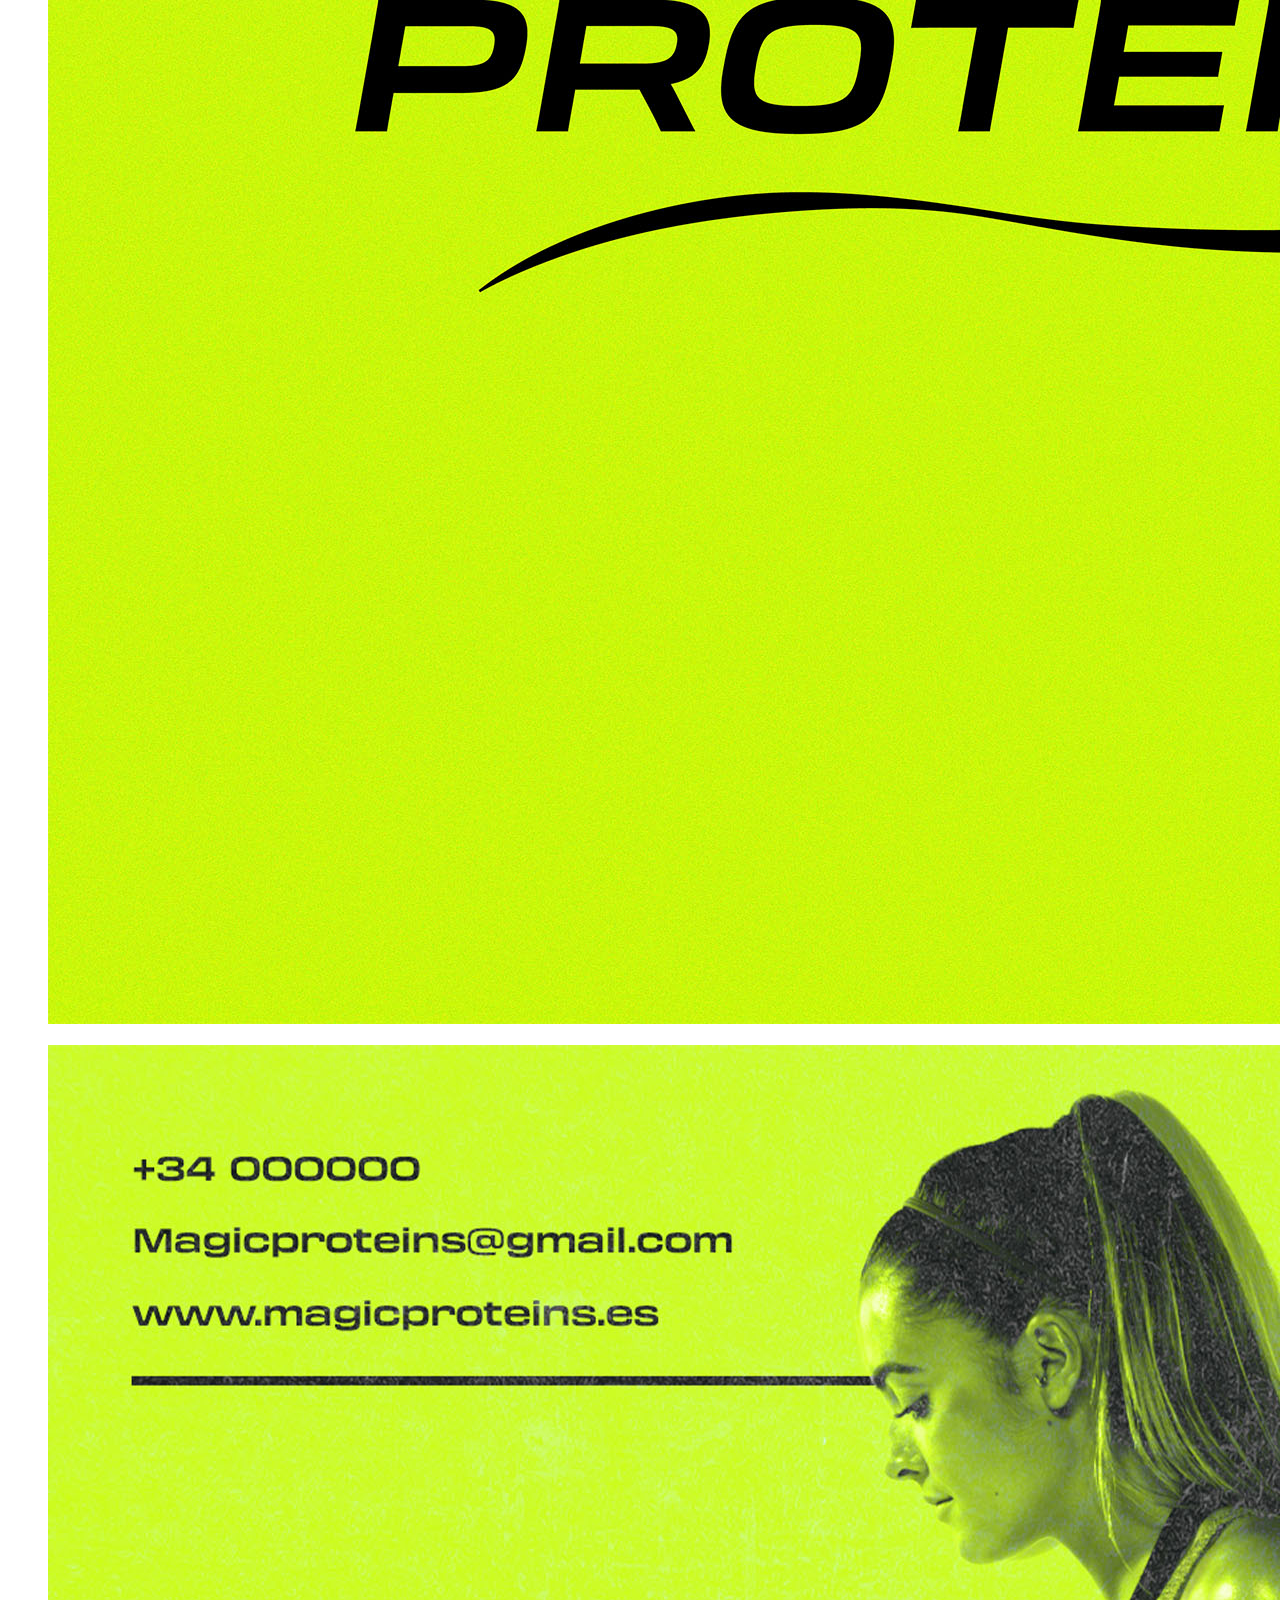
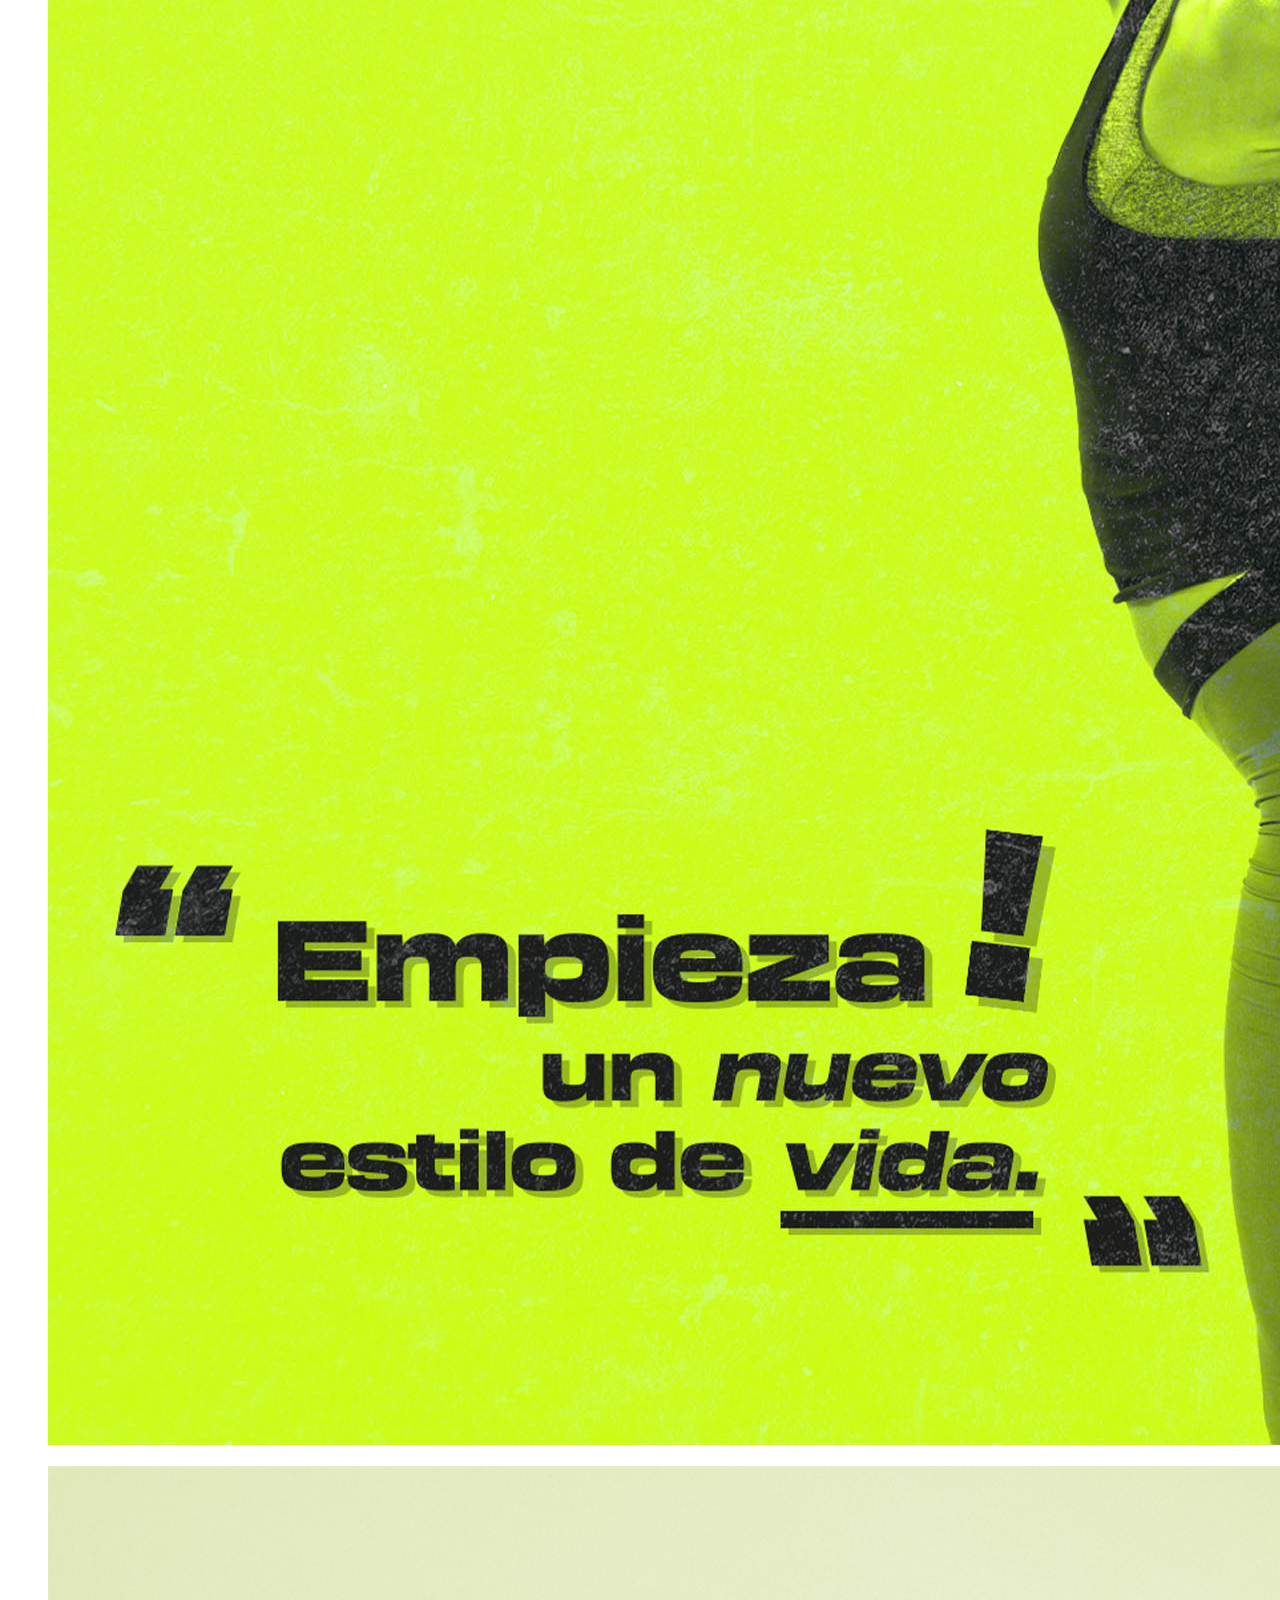
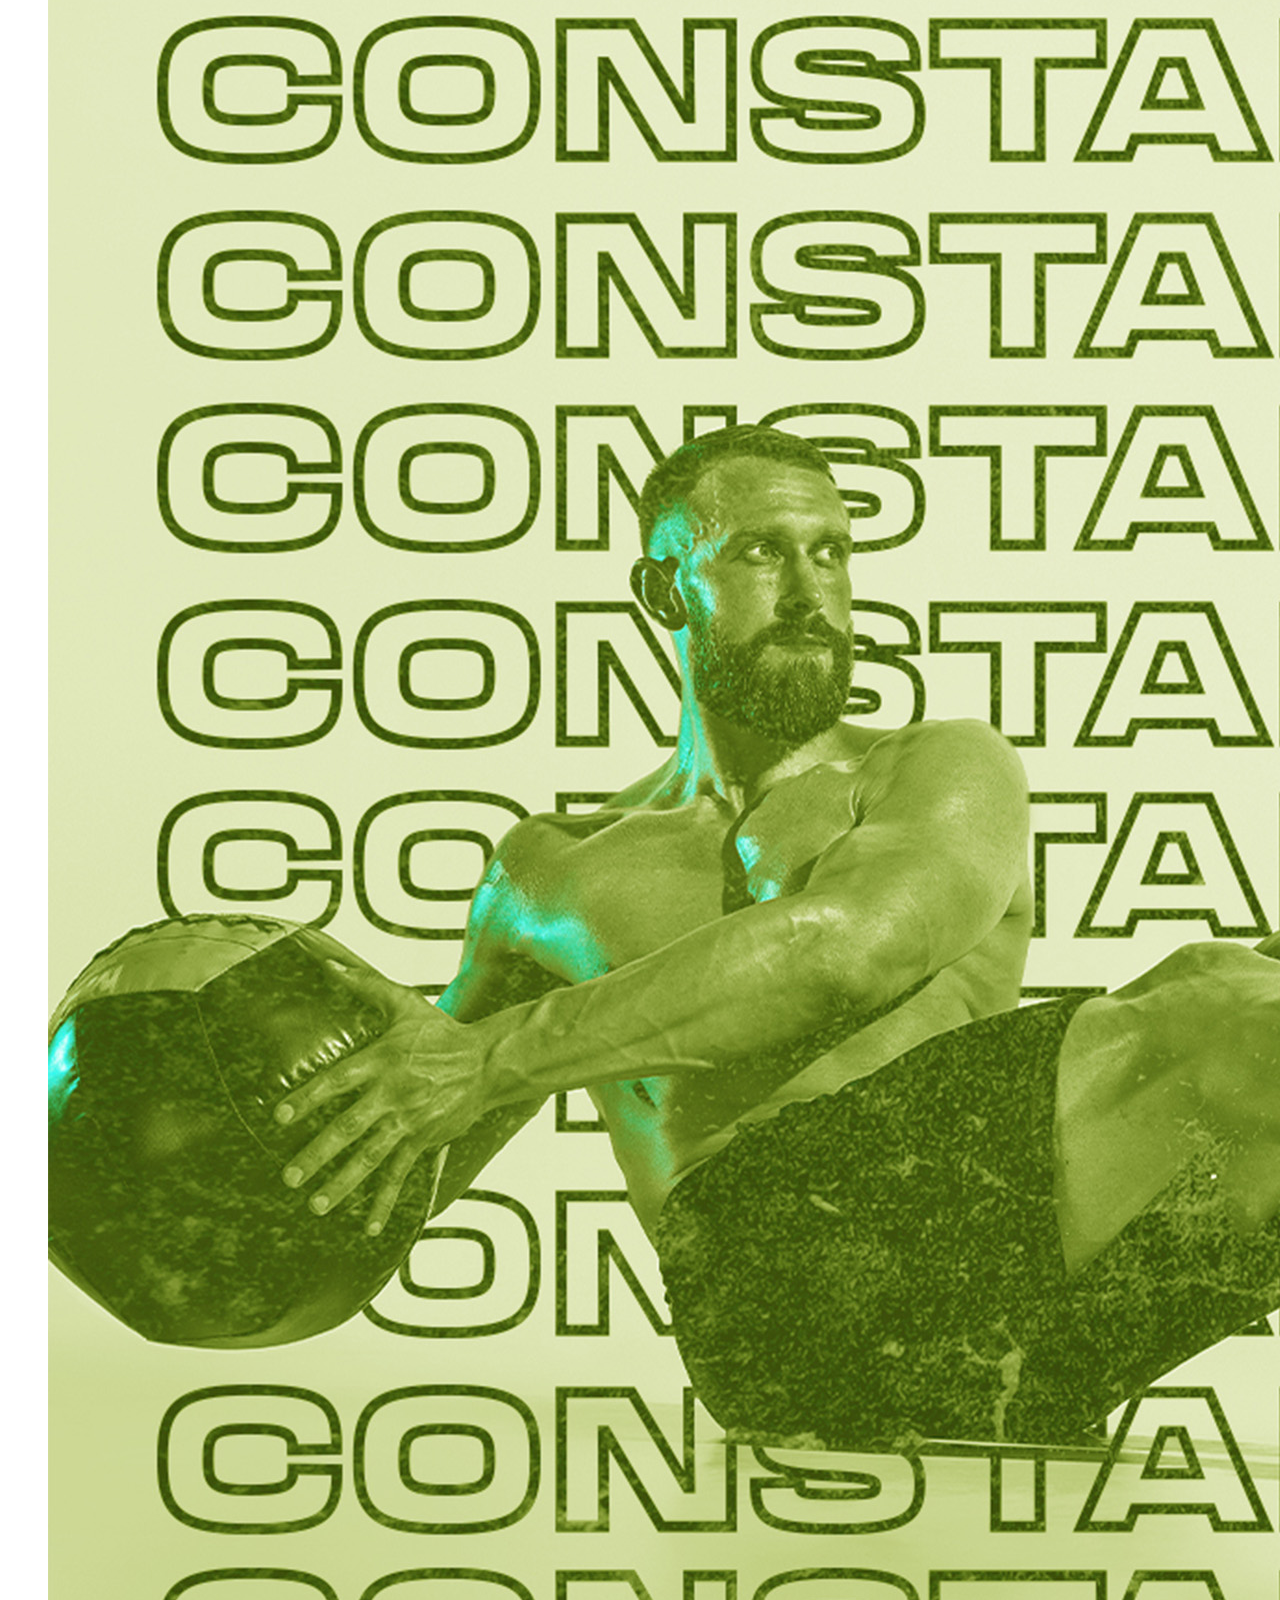
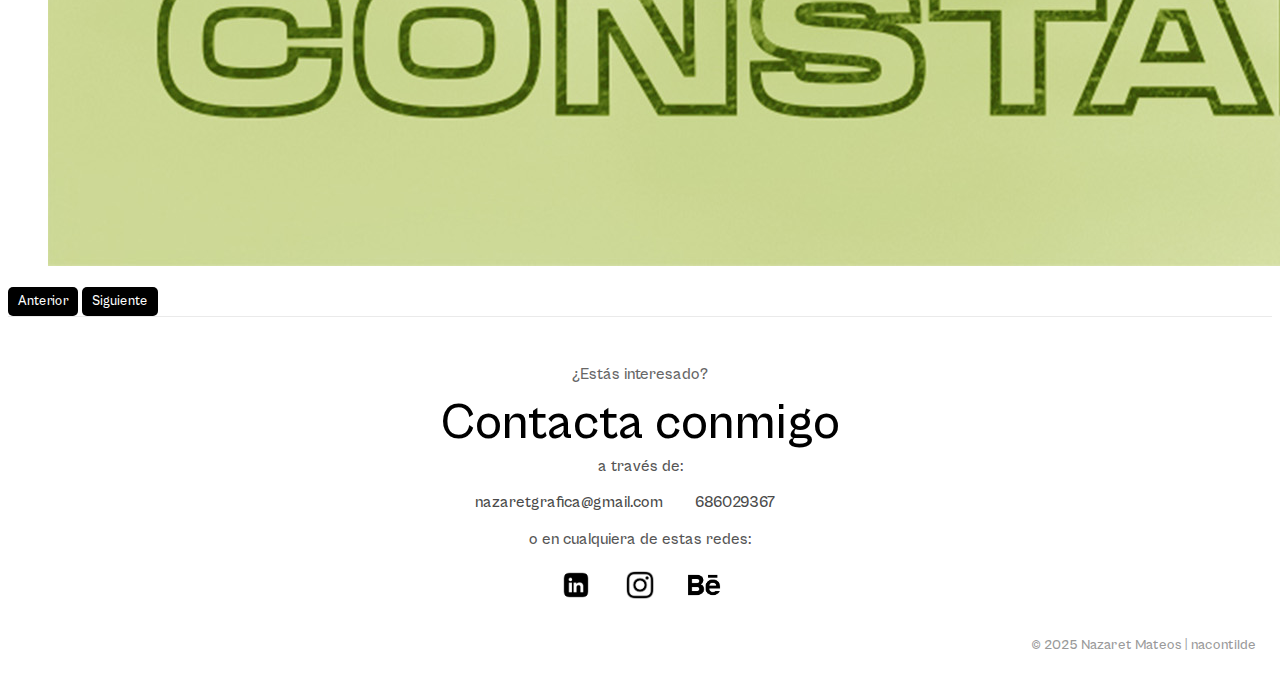
<file: SM.html>
<!DOCTYPE html>
<html lang="en">

<head>
  <meta charset="UTF-8">
  <meta name="viewport" content="width=device-width, initial-scale=1.0">
  <title>Porfolio</title>
  <script defer src="portfolio.js"></script>
  <link rel="stylesheet" href="portfolio.css">
</head>

<body>
  <!-- HEADER -->
  <header class="header">
    <div class="header__container">

      <div class="header__logo-container">
        <a href="index.html" class="header__logo">nacontilde</a>
      </div>


      <nav class="header__nav">
        <ul class="header__menu">
          <li class="header__menu-item"><a href="About.html" class="header__menu-link">Sobre Mi</a></li>


          <li class="header__menu-item header__menu-item--dropdown">
            <a href="Servicios.html" class="header__menu-link">Servicios</a>
            <ul class="header__submenu">
              <li class="header__submenu-item"><a href="Fotografia.html" class="header__submenu-link">Fotografía</a>
              </li>
              <li class="header__submenu-item"><a href="Packaging.html" class="header__submenu-link">Packaging</a></li>
              <li class="header__submenu-item"><a href="SM.html" class="header__submenu-link">Social
                  Media</a></li>
              <li class="header__submenu-item"><a href="Branding.html" class="header__submenu-link">Branding</a></li>
            </ul>
          </li>

          <li class="header__menu-item"><a href="Work.html" class="header__menu-link">Work</a></li>
          <li class="header__menu-item"><a href="Contacto.html" class="header__menu-link">Contacto</a></li>
        </ul>
      </nav>
    </div>
  </header>

    <!-- CUERPO-->
    <section id="emociones">
        <div class="emociones-container">
            <figure class="emociones-item">
                <img src="SocialMedia/emociones.jpg" alt="Imagen 1"> 
            </figure>
            <figure class="emociones-item">
                <img src="SocialMedia/alegria.jpg" alt="Imagen 2">
            </figure>
            <figure class="emociones-item">
                <img src="SocialMedia/aburrimiento.jpg" alt="Imagen 3">
            </figure>
            <figure class="emociones-item">
                <img src="SocialMedia/ansiedad.jpg" alt="Imagen 4">
            </figure>
            <figure class="emociones-item">
                <img src="SocialMedia/asco.jpg" alt="Imagen 5">
            </figure>
            <figure class="emociones-item">
                <img src="SocialMedia/envidia.jpg" alt="Imagen 6">
            </figure>
            <figure class="emociones-item">
                <img src="SocialMedia/ira.jpg" alt="Imagen 7">
            </figure>
            <figure class="emociones-item">
                <img src="SocialMedia/miedo.jpg" alt="Imagen 8">
            </figure>
            <figure class="emociones-item">
                <img src="SocialMedia/tristeza.jpg" alt="Imagen 9">
            </figure>
            <figure class="emociones-item">
                <img src="SocialMedia/verguenza.jpg" alt="Imagen 10">
            </figure>
        </div>
        <nav class="emociones-navigation">
            <button class="nav-button prev-button">Anterior</button>
            <button class="nav-button next-button">Siguiente</button>
        </nav>
    </section>

    
    <section id="gallery">
        <div class="gallery-container">
            <figure class="gallery-item">
                <img src="SocialMedia/proteins.jpg" alt="Imagen 1"> 
            </figure>
            <figure class="gallery-item">
                <img src="SocialMedia/chica.jpg" alt="Imagen 2">
            </figure>
            <figure class="gallery-item">
                <img src="SocialMedia/constancia.jpg" alt="Imagen 3">
            </figure>
        </div>
        <nav class="gallery-navigation">
            <button class="nav-button prev-button">Anterior</button>
            <button class="nav-button next-button">Siguiente</button>
        </nav>
    </section>
      
        




    <!--FOOTER-->

    <footer class="footer">
        <div class="footer__contenido">
            <p class="footer__intro">¿Estás interesado?</p>
            <h2 class="footer__title">Contacta conmigo</h2>
            <p class="footer__text"> a través de:</p>
            <div class="footer__contacto">
                <a href="mailto:nazaretgrafica@gmail.com" class="footer__link">nazaretgrafica@gmail.com</a>
                <p class="footer__link">686029367</p>
            </div>
            <p class="footer__text"> o en cualquiera de estas redes:</p>
            <div class="footer__socials">
                <a href="https://www.linkedin.com/in/nazaretmateos/" class="footer__social" aria-label="LinkedIn"
                    target="_blank">
                    <img src="fotos/linkedin.png"
                        alt="LinkedIn" class="footer__icon">
                </a>
                <a href="https://www.instagram.com/nacontilde/" class="footer__social" aria-label="Instagram"
                    target="_blank">
                    <img src="fotos/instagram.png"
                        alt="Instagram" class="footer__icon">
                </a>
                <a href="https://www.behance.net/nazaretmateosgarcia" class="footer__social" aria-label="Behance"
                    target="_blank">
                    <img src="fotos/Behance-icon-01.png" alt="Behance"
                        class="footer__icon">
                </a>
            </div>
        </div>
        <div class="footer__bottom">
            <p class="footer__copyright">
                © 2025 Nazaret Mateos | nacontilde
            </p>
        </div>
    </footer>
</body>

</html>
</file>
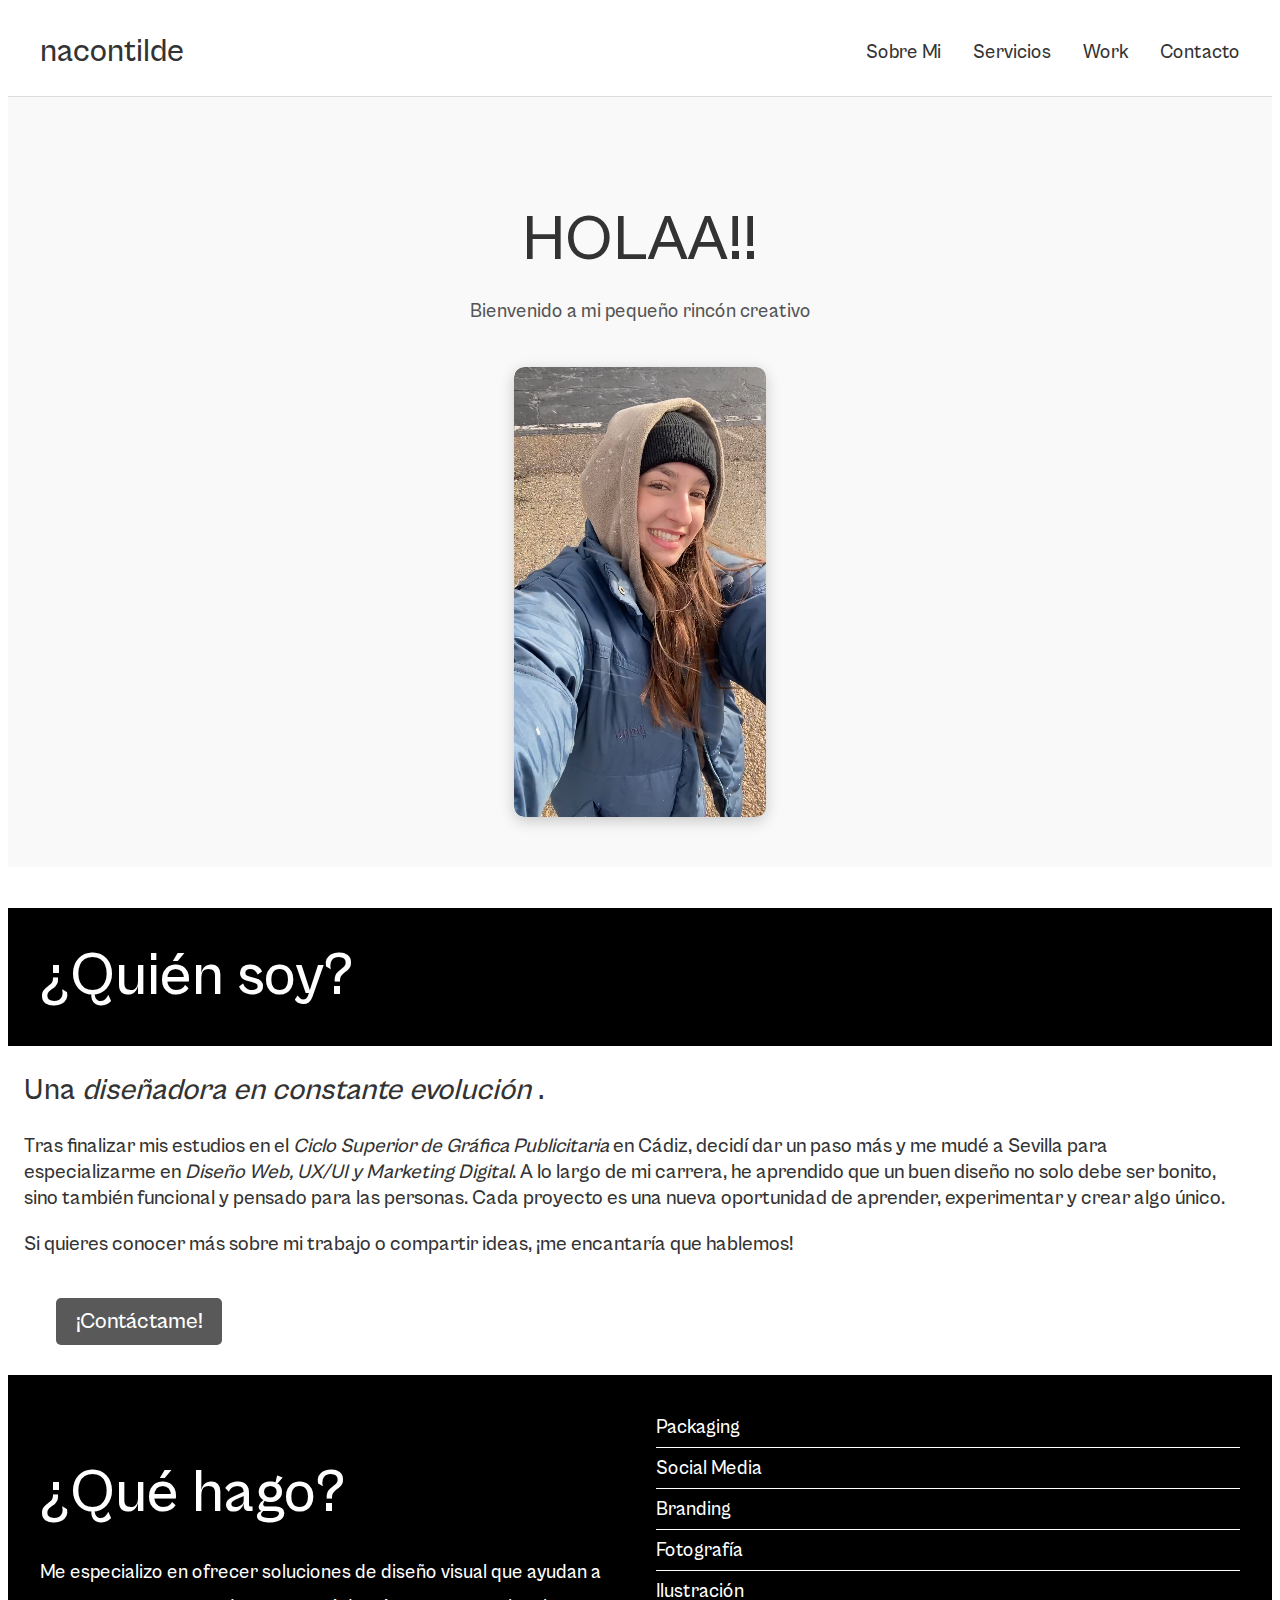
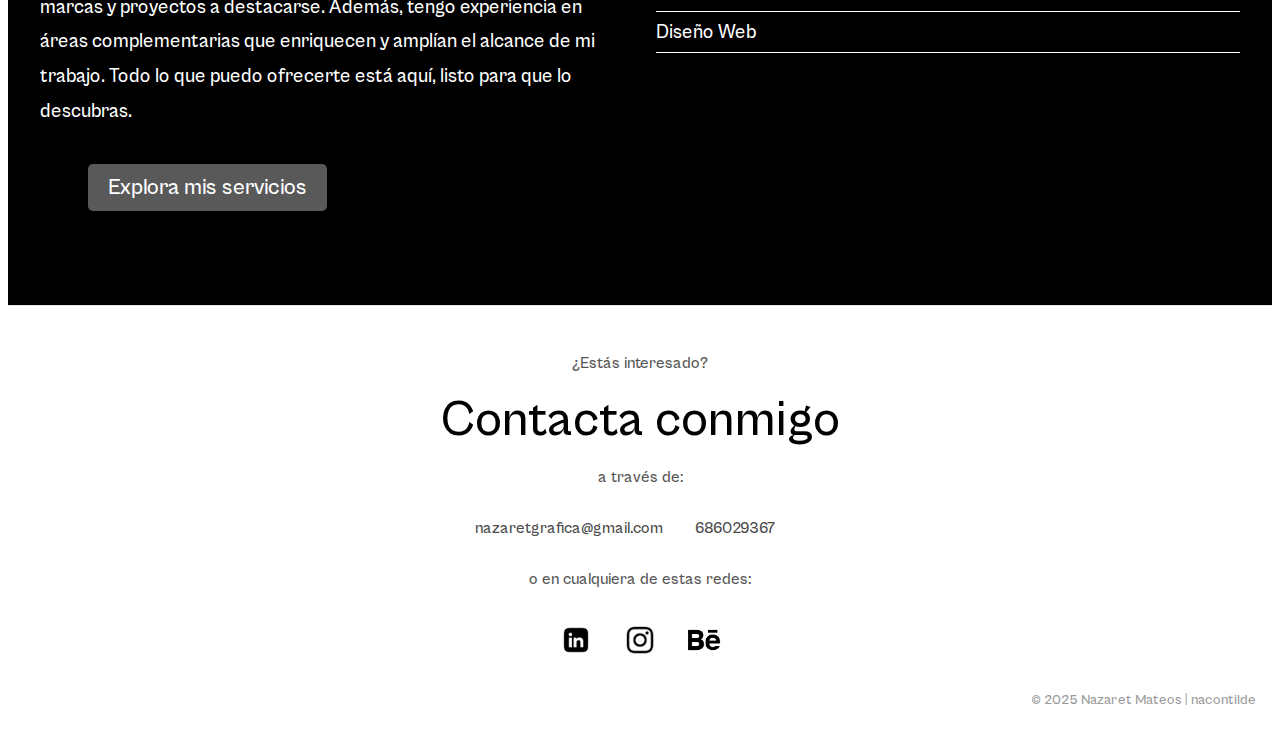
<file: Portfolio/About.html>
<!DOCTYPE html>
<html lang="en">

<head>
  <meta charset="UTF-8">
  <meta name="viewport" content="width=device-width, initial-scale=1.0">
  <title>Porfolio</title>
  <script defer src="portfolio.js"></script>
  <link rel="stylesheet" href="portfolio.css">
</head>

<body>
  <!-- HEADER -->
  <header class="header">
    <div class="header__container">

      <div class="header__logo-container">
        <a href="index.html" class="header__logo">nacontilde</a>
      </div>

      <button class="header__toggle" aria-label="Abrir menú">☰</button>
      <nav class="header__nav">
        <ul class="header__menu">
          <li class="header__menu-item"><a href="About.html" class="header__menu-link">Sobre Mi</a></li>


          <li class="header__menu-item header__menu-item--dropdown">
            <a href="Servicios.html" class="header__menu-link">Servicios</a>
            <ul class="header__submenu">
              <li class="header__submenu-item"><a href="Fotografia.html" class="header__submenu-link">Fotografía</a>
              </li>
              <li class="header__submenu-item"><a href="Packaging.html" class="header__submenu-link">Packaging</a></li>
              <li class="header__submenu-item"><a href="SM.html" class="header__submenu-link">Social
                  Media</a></li>
              <li class="header__submenu-item"><a href="Branding.html" class="header__submenu-link">Branding</a></li>
            </ul>
          </li>

          <li class="header__menu-item"><a href="Work.html" class="header__menu-link">Work</a></li>
          <li class="header__menu-item"><a href="Contacto.html" class="header__menu-link">Contacto</a></li>
        </ul>
      </nav>
    </div>
  </header>


  <!--CUERPO-->
  <section class="about-me">
    <div class="about-me__content">
      <h2 class="about-me__title">HOLAA!!</h2>
      <p class="about-me__description">
        Bienvenido a mi pequeño rincón creativo
      </p>
    </div>
    <div class="about-me__video">
      <video class="about-me__video-element" autoplay muted loop playsinline>
        <source src="nazaret.mp4" type="video/mp4">
      </video>
    </div>
  </section>
  

  


  <section class="about">
    <h1 class="about__title">¿Quién soy?</h1>
    <h2 class="about__subtitle">Una <i>diseñadora en constante evolución</i> .</h2>
    <p class="about__text"> Tras finalizar mis estudios en el <i>Ciclo Superior de Gráfica Publicitaria</i> en Cádiz, decidí dar un paso más y me mudé a Sevilla para especializarme en <i>Diseño Web, UX/UI y Marketing Digital</i>.  A lo largo de mi carrera, he aprendido que un buen diseño no solo debe ser bonito, sino también funcional y pensado para las personas. Cada proyecto es una nueva oportunidad de aprender, experimentar y crear algo único. </p>
    <p class="about__text"> Si quieres conocer más sobre mi trabajo o compartir ideas, ¡me encantaría que hablemos!</p>
     <!-- Botón real -->
     <button class="contacto-boton" onclick="window.location.href='Contacto.html'">¡Contáctame!</button>
</section>


<section class="dedicar">
  <div class="dedicar__content">
    <h2 class="dedicar__titulo"> ¿Qué hago?</h2>
    <div class="dedicar__description">
      <p class="dedicar__texto">
        Me especializo en ofrecer soluciones de diseño visual que ayudan a marcas y proyectos a destacarse. Además, tengo experiencia en áreas complementarias que enriquecen y amplían el alcance de mi trabajo. Todo lo que puedo ofrecerte está aquí, listo para que lo descubras.
      </p>
      <!-- Botón real -->
     <button class="contacto-boton" onclick="window.location.href='Servicios.html'">Explora mis servicios</button>
    </div>
  </div>
  <div class="dedicar__list">
    <ul class="dedicar__items">
      <li class="dedicar__item">Packaging</li>
      <li class="dedicar__item">Social Media</li>
      <li class="dedicar__item">Branding</li>
      <li class="dedicar__item">Fotografía</li>
      <li class="dedicar__item">Ilustración</li>
      <li class="dedicar__item">Diseño Web</li>
    </ul>
  </div>
</section>



  <!--FOOTER-->
  <footer class="footer">
    <div class="footer__contenido">
      <p class="footer__intro">¿Estás interesado?</p>
      <h2 class="footer__title">Contacta conmigo</h2>
      <p class="footer__text"> a través de:</p>
      <div class="footer__contacto">
        <a href="mailto:nazaretgrafica@gmail.com" class="footer__link">nazaretgrafica@gmail.com</a>
        <p class="footer__link">686029367</p>
      </div>
      <p class="footer__text"> o en cualquiera de estas redes:</p>
      <div class="footer__socials">
        <a href="https://www.linkedin.com/in/nazaretmateos/" class="footer__social" aria-label="LinkedIn"
        target="_blank">
        <img src="fotos/linkedin.png"
            alt="LinkedIn" class="footer__icon">
    </a>
    <a href="https://www.instagram.com/nacontilde/" class="footer__social" aria-label="Instagram"
        target="_blank">
        <img src="fotos/instagram.png"
            alt="Instagram" class="footer__icon">
    </a>
    <a href="https://www.behance.net/nazaretmateosgarcia" class="footer__social" aria-label="Behance"
        target="_blank">
        <img src="fotos/Behance-icon-01.png" alt="Behance"
            class="footer__icon">
    </a>
      </div>
    </div>
    <div class="footer__bottom">
      <p class="footer__copyright">
        © 2025 Nazaret Mateos | nacontilde
      </p>
    </div>
  </footer>
</body>

</html>
</file>
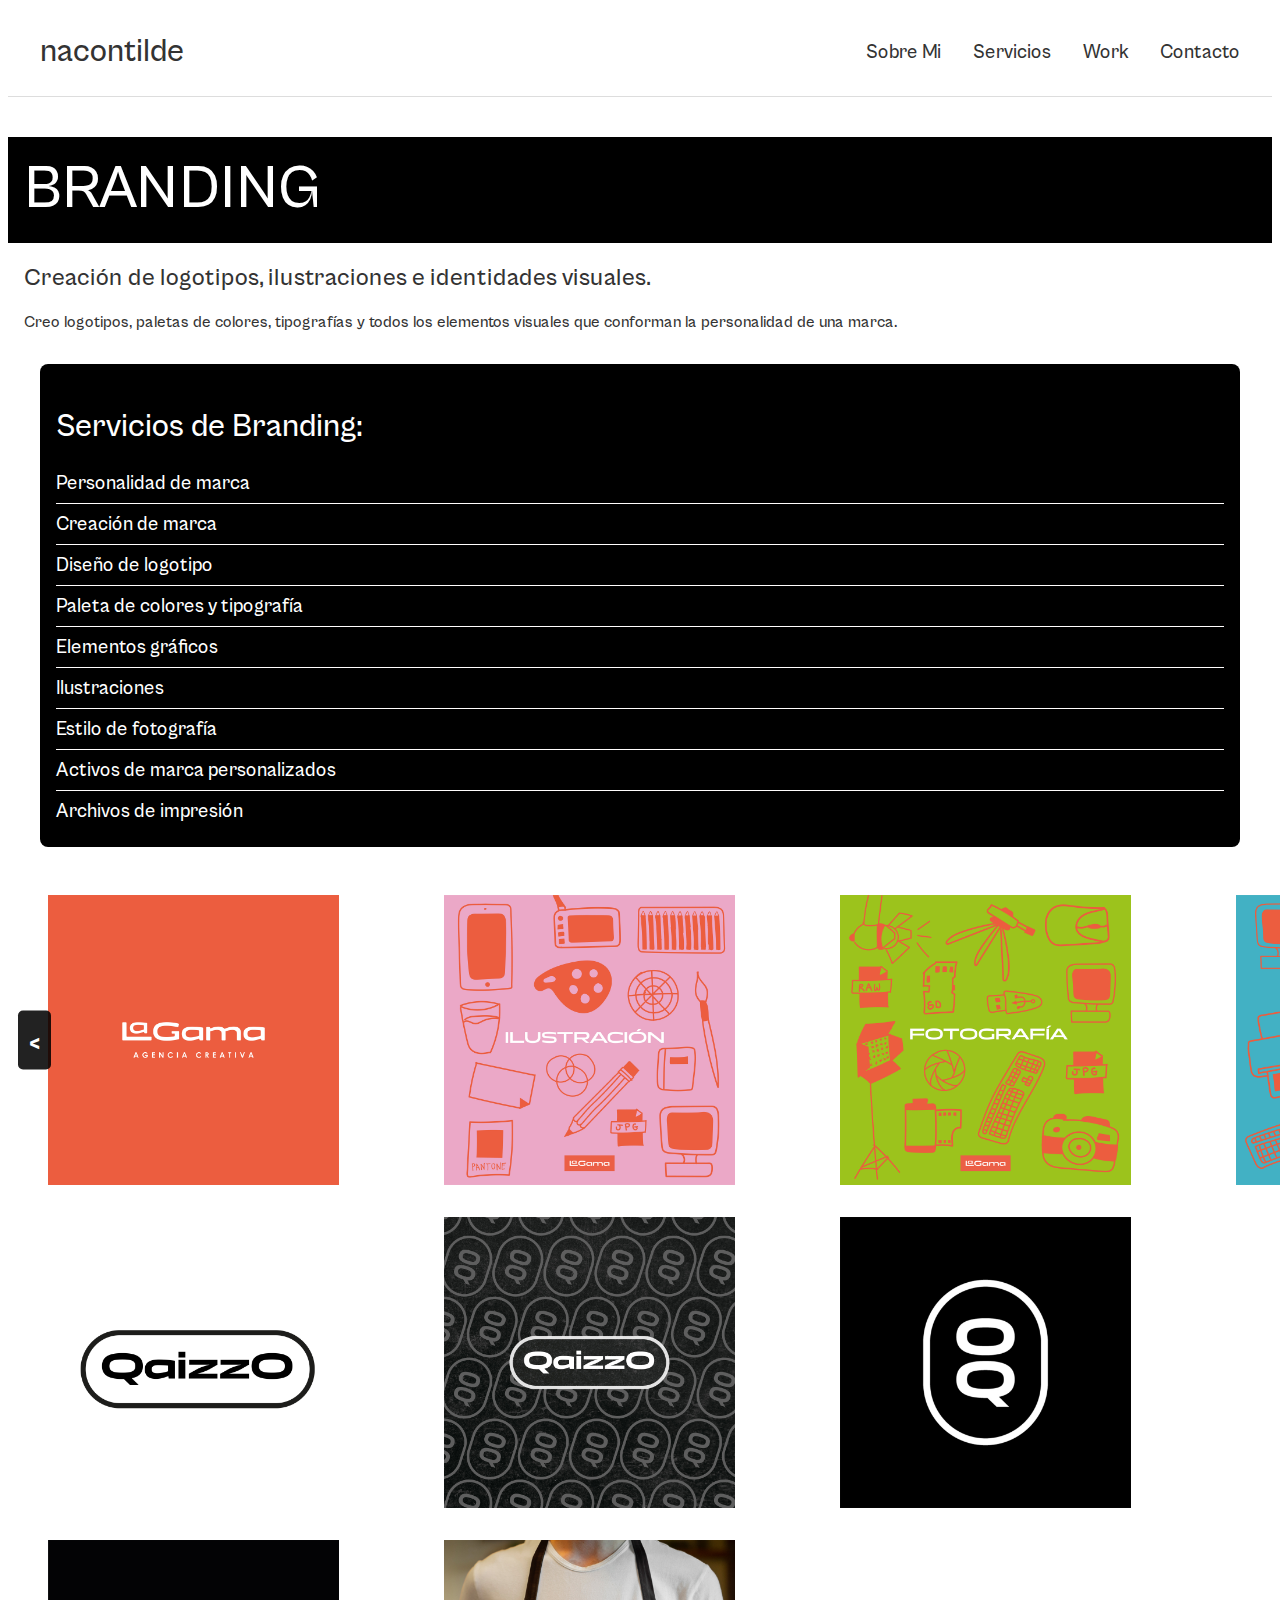
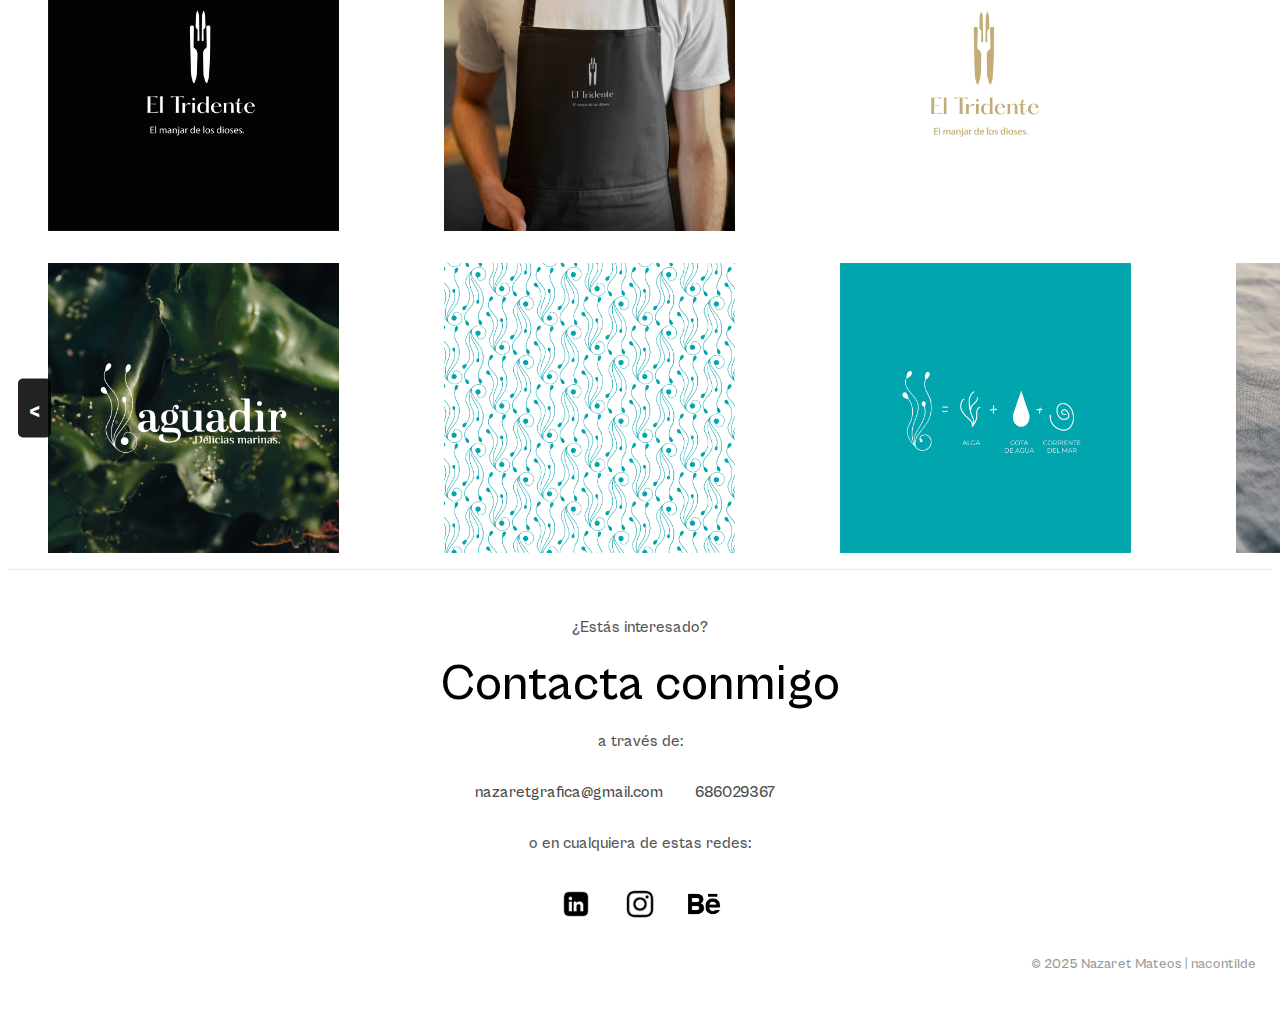
<file: Portfolio/Branding.html>
<!DOCTYPE html>
<html lang="en">

<head>
    <meta charset="UTF-8">
    <meta name="viewport" content="width=device-width, initial-scale=1.0">
    <title>Porfolio</title>
    <script src="portfolio.js" defer></script>
    <link rel="stylesheet" href="portfolio.css">
</head>

<body>
    <!-- HEADER -->
    <header class="header">
        <div class="header__container">

            <div class="header__logo-container">
                <a href="index.html" class="header__logo">nacontilde</a>
            </div>

            <button class="header__toggle" aria-label="Abrir menú">☰</button>
            <nav class="header__nav">
                <ul class="header__menu">
                    <li class="header__menu-item"><a href="About.html" class="header__menu-link">Sobre Mi</a></li>


                    <li class="header__menu-item header__menu-item--dropdown">
                        <a href="Servicios.html" class="header__menu-link">Servicios</a>
                        <ul class="header__submenu">
                            <li class="header__submenu-item"><a href="Fotografia.html"
                                    class="header__submenu-link">Fotografía</a></li>
                            <li class="header__submenu-item"><a href="Packaging.html"
                                    class="header__submenu-link">Packaging</a></li>
                            <li class="header__submenu-item"><a href="SM.html" class="header__submenu-link">Social
                                    Media</a></li>
                            <li class="header__submenu-item"><a href="Branding.html"
                                    class="header__submenu-link">Branding</a></li>
                        </ul>
                    </li>

                    <li class="header__menu-item"><a href="Work.html" class="header__menu-link">Work</a></li>
                    <li class="header__menu-item"><a href="Contacto.html" class="header__menu-link">Contacto</a></li>
                </ul>
            </nav>
        </div>
    </header>


    <!-- CUERPO  -->
    <section class="brand">
        <h1 class="brand__title">BRANDING</h1>
        <h2 class="brand__subtitle">Creación de logotipos, ilustraciones e identidades visuales.</h2>
        <p class="brand__text">Creo logotipos, paletas de colores, tipografías y todos los elementos visuales que
            conforman la personalidad de una marca.</p>


    </section>
    <section class="branding">
        <h2 class="branding__title">Servicios de Branding:</h2>
        <ul class="branding__list">
            <li class="branding__item">Personalidad de marca</li>
            <li class="branding__item">Creación de marca</li>
            <li class="branding__item">Diseño de logotipo</li>
            <li class="branding__item">Paleta de colores y tipografía</li>
            <li class="branding__item">Elementos gráficos</li>
            <li class="branding__item">Ilustraciones</li>
            <li class="branding__item">Estilo de fotografía</li>
            <li class="branding__item">Activos de marca personalizados</li>
            <li class="branding__item">Archivos de impresión</li>
        </ul>
    </section>

    <!-- trabajos-->
    <!-- lagama-->
    <section id="lagama">
        <h2 class="visually-hidden">Servicios disponibles</h2>
        <div class="lagama-container">
            <figure class="lagama-item">
                <img src="branding/lagama.jpg" alt="Imagen 1">
            </figure>
            <figure class="lagama-item">
                <img src="branding/ilustracion.jpg" alt="Imagen 2">
            </figure>
            <figure class="lagama-item">
                <img src="branding/foto.jpg" alt="Imagen 3">
            </figure>
            <figure class="lagama-item">
                <img src="branding/diseno.jpg" alt="Imagen 4">
            </figure>

        </div>
        <div class="lagama-navigation">
            <button class="lagama-navigation__button lagama-navigation__button--prev">&#8249;</button>
            <button class="lagama-navigation__button lagama-navigation__button--next"> &#8250;</button>
        </div>
    </section>


    <!-- qaiso-->
    <section id="qaiso">
        <h2 class="visually-hidden">Servicios disponibles</h2>
        <h2 class="visually-hidden">Servicios disponibles</h2>
        <div class="qaiso-container">
            <figure class="qaiso-item">
                <img src="branding/qaizzo.jpg" alt="Imagen 1">
            </figure>
            <figure class="qaiso-item">
                <img src="branding/qfondo.jpg" alt="Imagen 2">
            </figure>
            <figure class="qaiso-item">
                <img src="branding/sqaizzo.jpg" alt="Imagen 3">
            </figure>

        </div>
    </section>

    <!-- tridente-->
    <section id="tridente">
        <h2 class="visually-hidden">Servicios disponibles</h2>
        <div class="tridente-container">
            <figure class="tridente-item">
                <img src="branding/tridente.jpg" alt="Imagen 1">
            </figure>
            <figure class="tridente-item">
                <img src="branding/delantal.jpg" alt="Imagen 2">
            </figure>
            <figure class="tridente-item">
                <img src="branding/dorado.jpg" alt="Imagen 3">
            </figure>

        </div>
    </section>


    <!-- aguadir-->
    <section id="aguadir">
        <div class="aguadir-container">
            <figure class="aguadir-item">
                <img src="branding/aguadir.jpg" alt="Imagen 1">
            </figure>
            <figure class="aguadir-item">
                <img src="branding/pattern.jpg" alt="Imagen 2">
            </figure>
            <figure class="aguadir-item">
                <img src="branding/alga.jpg" alt="Imagen 3">
            </figure>
            <figure class="lagama-item">
                <img src="branding/logo.jpg" alt="Imagen 4">
            </figure>
            <figure class="lagama-item">
                <img src="branding/camiseta.jpg" alt="Imagen 5">
            </figure>

        </div>
        <div class="aguadir-navigation">
            <button class="aguadir-navigation__button aguadir-navigation__button--prev">&#8249;</button>
            <button class="aguadir-navigation__button aguadir-navigation__button--next"> &#8250;</button>
        </div>
    </section>









    <!--FOOTER-->

    <footer class="footer">
        <div class="footer__contenido">
            <p class="footer__intro">¿Estás interesado?</p>
            <h2 class="footer__title">Contacta conmigo</h2>
            <p class="footer__text"> a través de:</p>
            <div class="footer__contacto">
                <a href="mailto:nazaretgrafica@gmail.com" class="footer__link">nazaretgrafica@gmail.com</a>
                <p class="footer__link">686029367</p>
            </div>
            <p class="footer__text"> o en cualquiera de estas redes:</p>
            <div class="footer__socials">
                <a href="https://www.linkedin.com/in/nazaretmateos/" class="footer__social" aria-label="LinkedIn"
                    target="_blank">
                    <img src="fotos/linkedin.png" alt="LinkedIn" class="footer__icon">
                </a>
                <a href="https://www.instagram.com/nacontilde/" class="footer__social" aria-label="Instagram"
                    target="_blank">
                    <img src="fotos/instagram.png" alt="Instagram" class="footer__icon">
                </a>
                <a href="https://www.behance.net/nazaretmateosgarcia" class="footer__social" aria-label="Behance"
                    target="_blank">
                    <img src="fotos/Behance-icon-01.png" alt="Behance" class="footer__icon">
                </a>
            </div>
        </div>
        <div class="footer__bottom">
            <p class="footer__copyright">
                © 2025 Nazaret Mateos | nacontilde
            </p>
        </div>
    </footer>

    <script>
        // JS NECESARIO

        // lagama
        let currentIndexlagama = 0;

        function navigatelagama(direction) {
            const galleryContainer = document.querySelector('.lagama-container');
            const totalImages = document.querySelectorAll('.lagama-item').length;

            currentIndexlagama = (currentIndexlagama + direction + totalImages) % totalImages;

            const offset = -currentIndexlagama * 100;
            galleryContainer.style.transform = `translateX(${offset}%)`;
        }

        document.querySelector('.lagama-navigation__button--prev').addEventListener('click', () => {
            navigatelagama(-1);
        });

        document.querySelector('.lagama-navigation__button--next').addEventListener('click', () => {
            navigatelagama(1);
        });

        // aguadir
        let currentIndexaguadir = 0;

        function navigateaguadir(direction) {
            const galleryContainer = document.querySelector('.aguadir-container');
            const totalImages = document.querySelectorAll('.aguadir-item').length;

            currentIndexaguadir = (currentIndexaguadir + direction + totalImages) % totalImages;

            const offset = -currentIndexaguadir * 100;
            galleryContainer.style.transform = `translateX(${offset}%)`;
        }

        document.querySelector('.aguadir-navigation__button--prev').addEventListener('click', () => {
            navigateaguadir(-1);
        });

        document.querySelector('.aguadir-navigation__button--next').addEventListener('click', () => {
            navigateaguadir(1);
        });




    </script>





</body>

</html>
</file>
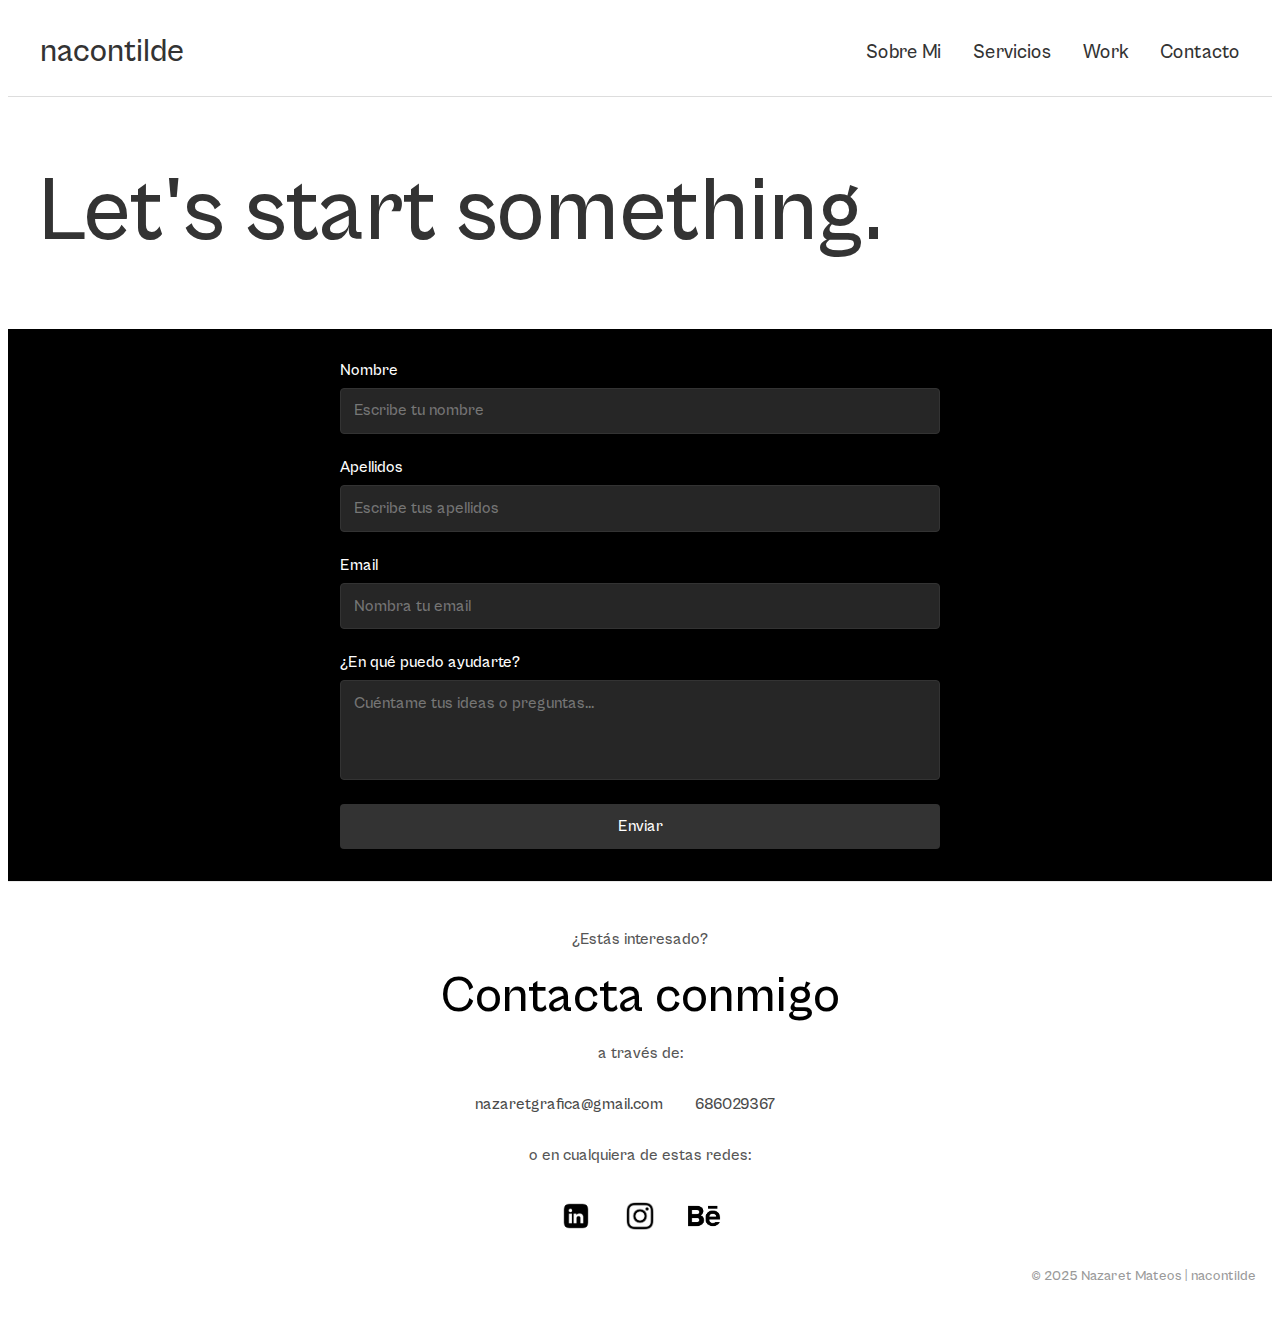
<file: Portfolio/Contacto.html>
<!DOCTYPE html>
<html lang="en">

<head>
  <meta charset="UTF-8">
  <meta name="viewport" content="width=device-width, initial-scale=1.0">
  <title>Porfolio</title>
  <script defer src="portfolio.js"></script>
  <link rel="stylesheet" href="portfolio.css">
</head>

<body>
  <!-- HEADER -->
  <header class="header">
    <div class="header__container">

      <div class="header__logo-container">
        <a href="index.html" class="header__logo">nacontilde</a>
      </div>

      <button class="header__toggle" aria-label="Abrir menú">☰</button>
      <nav class="header__nav">
        <ul class="header__menu">
          <li class="header__menu-item"><a href="About.html" class="header__menu-link">Sobre Mi</a></li>


          <li class="header__menu-item header__menu-item--dropdown">
            <a href="Servicios.html" class="header__menu-link">Servicios</a>
            <ul class="header__submenu">
              <li class="header__submenu-item"><a href="Fotografia.html" class="header__submenu-link">Fotografía</a>
              </li>
              <li class="header__submenu-item"><a href="Packaging.html" class="header__submenu-link">Packaging</a></li>
              <li class="header__submenu-item"><a href="SM.html" class="header__submenu-link">Social
                  Media</a></li>
              <li class="header__submenu-item"><a href="Branding.html" class="header__submenu-link">Branding</a></li>
            </ul>
          </li>

          <li class="header__menu-item"><a href="Work.html" class="header__menu-link">Work</a></li>
          <li class="header__menu-item"><a href="Contacto.html" class="header__menu-link">Contacto</a></li>
        </ul>
      </nav>
    </div>
  </header>

  <!--CUERPO-->
  <div class="formulario">
    <h1 class="formulario__h1">Let's start something.</h1>
    <section class="contact">
      <h2 class="visually-hidden">Servicios disponibles</h2>
      <form action="#" method="post" class="contact__form">
        <div class="contact__group">
          <label for="full-name" class="contact__label">Nombre </label>
          <input type="text" id="full-nombre" name="full-nombre" class="contact__input" placeholder="Escribe tu nombre">
        </div>
        <div class="contact__group">
          <label for="full-name" class="contact__label">Apellidos</label>
          <input type="text" id="full-name" name="full-name" class="contact__input" placeholder="Escribe tus apellidos">
        </div>

        <div class="contact__group">
          <label for="email" class="contact__label">Email</label>
          <input type="email" id="email" name="email" class="contact__input" placeholder="Nombra tu email">
        </div>


        <div class="contact__group">
          <label for="project-wishes" class="contact__label">¿En qué puedo ayudarte?</label>
          <textarea id="project-wishes" name="project-wishes" class="contact__textarea"
            placeholder="Cuéntame tus ideas o preguntas..."></textarea>
        </div>


        <button type="submit" class="contact__button">Enviar</button>
      </form>
    </section>
  </div>


  <!--FOOTER-->

  <footer class="footer">
    <div class="footer__contenido">
      <p class="footer__intro">¿Estás interesado?</p>
      <h2 class="footer__title">Contacta conmigo</h2>
      <p class="footer__text"> a través de:</p>
      <div class="footer__contacto">
        <a href="mailto:nazaretgrafica@gmail.com" class="footer__link">nazaretgrafica@gmail.com</a>
        <p class="footer__link">686029367</p>
      </div>
      <p class="footer__text"> o en cualquiera de estas redes:</p>
      <div class="footer__socials">
        <a href="https://www.linkedin.com/in/nazaretmateos/" class="footer__social" aria-label="LinkedIn"
          target="_blank">
          <img src="fotos/linkedin.png" alt="LinkedIn" class="footer__icon">
        </a>
        <a href="https://www.instagram.com/nacontilde/" class="footer__social" aria-label="Instagram" target="_blank">
          <img src="fotos/instagram.png" alt="Instagram" class="footer__icon">
        </a>
        <a href="https://www.behance.net/nazaretmateosgarcia" class="footer__social" aria-label="Behance"
          target="_blank">
          <img src="fotos/Behance-icon-01.png" alt="Behance" class="footer__icon">
        </a>
      </div>
    </div>
    <div class="footer__bottom">
      <p class="footer__copyright">
        © 2025 Nazaret Mateos | nacontilde
      </p>
    </div>
  </footer>
</body>

</html>
</file>
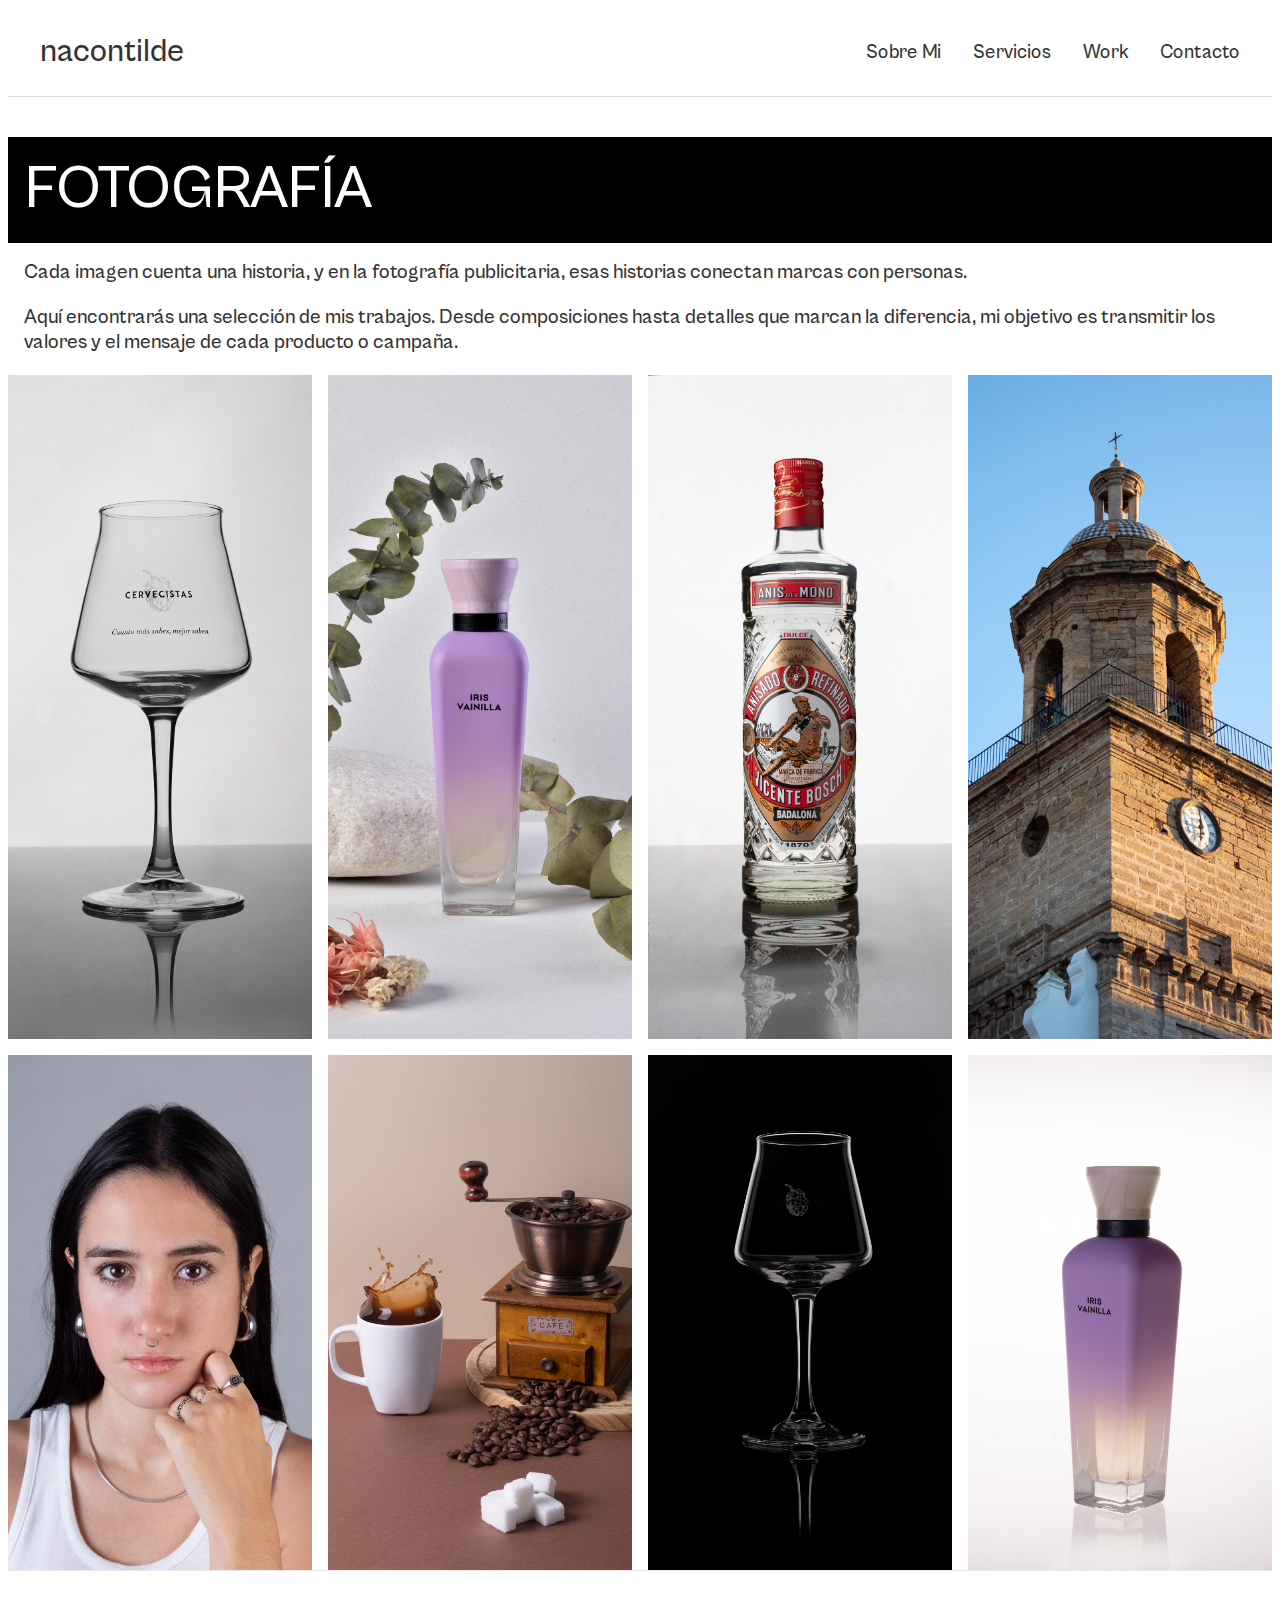
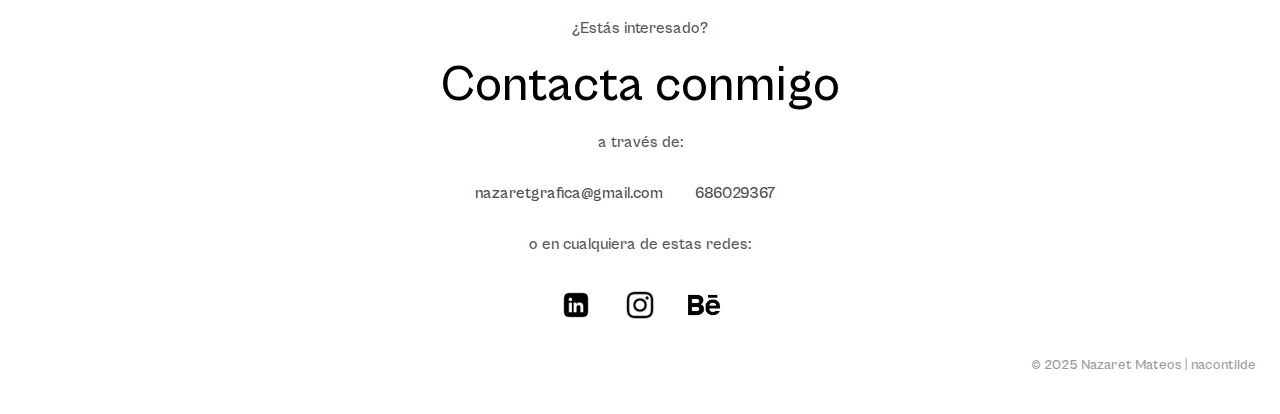
<file: Portfolio/Fotografia.html>
<!DOCTYPE html>
<html lang="en">

<head>
    <meta charset="UTF-8">
    <meta name="viewport" content="width=device-width, initial-scale=1.0">
    <title>Porfolio</title>
    <script defer src="portfolio.js"></script>
    <link rel="stylesheet" href="portfolio.css">
</head>

<body>
    <!-- HEADER -->
    <header class="header">
        <div class="header__container">

            <div class="header__logo-container">
                <a href="index.html" class="header__logo">nacontilde</a>
            </div>

            <button class="header__toggle" aria-label="Abrir menú">☰</button>
            <nav class="header__nav">
                <ul class="header__menu">
                    <li class="header__menu-item"><a href="About.html" class="header__menu-link">Sobre Mi</a></li>


                    <li class="header__menu-item header__menu-item--dropdown">
                        <a href="Servicios.html" class="header__menu-link">Servicios</a>
                        <ul class="header__submenu">
                            <li class="header__submenu-item"><a href="Fotografia.html"
                                    class="header__submenu-link">Fotografía</a>
                            </li>
                            <li class="header__submenu-item"><a href="Packaging.html"
                                    class="header__submenu-link">Packaging</a></li>
                            <li class="header__submenu-item"><a href="SM.html" class="header__submenu-link">Social
                                    Media</a></li>
                            <li class="header__submenu-item"><a href="Branding.html"
                                    class="header__submenu-link">Branding</a></li>
                        </ul>
                    </li>

                    <li class="header__menu-item"><a href="Work.html" class="header__menu-link">Work</a></li>
                    <li class="header__menu-item"><a href="Contacto.html" class="header__menu-link">Contacto</a></li>
                </ul>
            </nav>
        </div>
    </header>


    <!-- FOTOS GRID -->
    <section class="fotografia">
        <h1 class="fotografia__title">FOTOGRAFÍA</h1>
        <h2 class="fotografia__subtitle">Cada imagen cuenta una historia, y en la fotografía publicitaria, esas
            historias conectan marcas con personas.</h2>
        <p class="fotografia__text">Aquí encontrarás una selección de mis trabajos. Desde composiciones hasta detalles
            que marcan la diferencia, mi objetivo es transmitir los valores y el mensaje de cada producto o campaña.</p>
        <div class="fotografia__grid">
            <div class="fotografia__item">
                <img src="fotografia/blanco.jpg" alt="Foto1" class="fotografia__imagen">
            </div>
            <div class="fotografia__item">
                <img src="fotografia/perfume.jpg" alt="Foto2" class="fotografia__imagen">
            </div>
            <div class="fotografia__item">
                <img src="fotografia/botella.jpg" alt="Foto3" class="fotografia__imagen">
            </div>
            <div class="fotografia__item">
                <img src="fotografia/torre.jpg" alt="Foto4" class="fotografia__imagen">
            </div>
            <div class="fotografia__item">
                <img src="fotografia/marta.jpg" alt="Foto5" class="fotografia__imagen">
            </div>
            <div class="fotografia__item">
                <img src="fotografia/splash.jpg" alt="Foto6" class="fotografia__imagen">
            </div>
            <div class="fotografia__item">
                <img src="fotografia/negro.jpg" alt="Foto7" class="fotografia__imagen">
            </div>
            <div class="fotografia__item">
                <img src="fotografia/lado.jpg" alt="Foto8" class="fotografia__imagen">
            </div>
        </div>
    </section>




    <!--FOOTER-->

    <footer class="footer">
        <div class="footer__contenido">
            <p class="footer__intro">¿Estás interesado?</p>
            <h2 class="footer__title">Contacta conmigo</h2>
            <p class="footer__text"> a través de:</p>
            <div class="footer__contacto">
                <a href="mailto:nazaretgrafica@gmail.com" class="footer__link">nazaretgrafica@gmail.com</a>
                <p class="footer__link">686029367</p>
            </div>
            <p class="footer__text"> o en cualquiera de estas redes:</p>
            <div class="footer__socials">
                <a href="https://www.linkedin.com/in/nazaretmateos/" class="footer__social" aria-label="LinkedIn"
                    target="_blank">
                    <img src="fotos/linkedin.png" alt="LinkedIn" class="footer__icon">
                </a>
                <a href="https://www.instagram.com/nacontilde/" class="footer__social" aria-label="Instagram"
                    target="_blank">
                    <img src="fotos/instagram.png" alt="Instagram" class="footer__icon">
                </a>
                <a href="https://www.behance.net/nazaretmateosgarcia" class="footer__social" aria-label="Behance"
                    target="_blank">
                    <img src="fotos/Behance-icon-01.png" alt="Behance" class="footer__icon">
                </a>
            </div>
        </div>
        <div class="footer__bottom">
            <p class="footer__copyright">
                © 2025 Nazaret Mateos | nacontilde
            </p>
        </div>
    </footer>
</body>

</html>
</file>
<file: portfolio.css>
* {
  box-sizing: border-box;
  font-family: 'Cabinet Grotesk';
}

@font-face {
  font-family: 'Cabinet Grotesk';
  src: url('fuentes/CabinetGrotesk-Variable.ttf');
  font-weight: 500;
  font-style: normal;
}

body {
  background-color: #ffffff;
  color: #333;
}

/* HEADER */
.header {
  background-color: #fff;
  border-bottom: 1px solid #ddd;
  padding: 1rem 2rem;
  position: sticky;
  top: 0;
  z-index: 10;
}

.header__container {
  display: flex;
  justify-content: space-between;
  align-items: center;
}


.header__logo-container {
  display: flex;
  align-items: center;
  gap: 0.5rem;
}

.header__logo-imagen {
  width: 60px;
  height: 60px;
  border-radius: 30px;
}

.header__logo {
  font-size: 1.5rem;
  font-weight: bold;
  text-decoration: none;
  color: #333;
}


.header__menu {
  list-style: none;
  display: flex;
  gap: 2rem;
}

.header__menu-link {
  text-decoration: none;
  color: #333;
  font-size: 1rem;
  transition: color 0.3s;
}

.header__menu-link:hover {
  text-decoration: underline;
}


.header__menu-item--dropdown {
  position: relative;
}

.header__submenu {
  list-style: none;
  position: absolute;
  top: 100%;
  left: 0;
  background-color: #fff;
  border: 1px solid #ddd;
  box-shadow: 0px 4px 6px rgba(0, 0, 0, 0.1);
  display: none;
  flex-direction: column;
  padding: 0.5rem 0;
  z-index: 10;
}

.header__submenu-item {
  padding: 0.5rem 1rem;
}

.header__submenu-link {
  text-decoration: none;
  color: #333;
  font-size: 0.9rem;
  transition: color 0.3s;
}

.header__submenu-link:hover {
  text-decoration: underline;
}

.header__menu-item--dropdown:hover .header__submenu {
  display: flex;
}


@media (max-width: 768px) {
  .header__nav {
    position: absolute;
    top: 100%;
    left: 0;
    width: 100%;
    background-color: #fff;
    border-top: 1px solid #ddd;
    display: none;
    flex-direction: column;
  }

  .header__nav--active {
    display: flex;
  }

  .header__menu {
    flex-direction: column;
    gap: 1rem;
    padding: 1rem;
  }

  .header__menu-link {
    font-size: 1.2rem;
  }

  .header__submenu {
    position: static;
    box-shadow: none;
    border: none;
  }

  .header__submenu-item {
    padding: 0.5rem 0;
  }
}





/* PAG PRINCIPAL */

.intro {
  display: flex;
  flex-direction: column;
  align-items: center;
  justify-content: center;
  text-align: center;
  padding: 2rem;
  position: relative;
  margin-bottom: 8%;
  margin-top: 8%;
}

.intro__principal {
  position: relative;
  z-index: 1;
}

.intro__titulo {
  font-size: 5rem;
  font-weight: bold;
  color: #000000;
  margin: 0;
}

.intro__subtitulo {
  font-size: 2rem;
  color: #555555;
  margin-top: 1rem;
  font-style: italic;
  justify-self: center;
}

.intro__scroll {
  position: static;
  bottom: 10px;
  font-size: 3rem;
  color: #555555;
}


.intro__pregunta {
  flex-grow: 1;
  display: flex;
  flex-direction: column;
  margin-bottom: 8rem;

}

.intro__boton {
  font-size: 20px;
  color: #000000;
  align-self: center;
  padding: 0.8rem 1.5rem;
  border: none;
  border-radius: 5px;
  cursor: pointer;
  transition: background-color 0.3s, transform 0.2s;
}

.intro__botones {
  display: flex;
  justify-content: center;
  gap: 1rem;
}


.intro__boton--yes {
  background-color: #888888;
  color: #fff;
}

.intro__boton--yes:hover {
  background-color: #888888;
}

.intro__boton--no {
  background-color: #FF5722;
  color: #fff;
}

.intro__boton--no:hover {
  background-color: #d84315;
}

.alert-container {
  display: none;

  position: fixed;
  top: 50%;
  left: 50%;
  transform: translate(-50%, -50%);
  background-color: #fff;
  padding: 1.5rem 2rem;
  box-shadow: 0 4px 8px rgba(0, 0, 0, 0.2);
  border-radius: 8px;
  z-index: 1000;
  text-align: center;
  width: 300px;
}

.alert-text {
  font-size: 1rem;
  margin-bottom: 1rem;
}

.alert-close {
  padding: 0.5rem 1rem;
  font-size: 0.9rem;
  background-color: #888888;
  color: #fff;
  border: none;
  border-radius: 5px;
  cursor: pointer;
}

.alert-close:hover {
  background-color: #888888;
}

.alert-overlay {
  display: none;
  position: fixed;
  top: 0;
  left: 0;
  width: 100%;
  height: 100%;
  background-color: rgba(0, 0, 0, 0.5);
  z-index: 999;
}




.metodologia__titulo {
  font-size: 2rem;
  margin-bottom: 20px;
  text-align: center;
}

.metodologia__intro {
  font-size: 1.2rem;
  text-align: center;
  margin-bottom: 40px;
}


.metodologia {
  display: flex;
  flex-direction: row;
  justify-content: space-between;
  align-items: flex-start;
  padding: 2rem;
  background-color: #000000;
  color: #ffffff;
}

.lista {
  flex: 1;
  margin-right: 2rem;
}

.what-i-do__description {
  margin-bottom: 2rem;
}

.what-i-do__text {
  font-size: 1.1rem;
  line-height: 1.8;
  margin-bottom: 1rem;
}

.lista__item {
  font-size: 1.6rem;
  font-weight: normal;
  padding: 0.5rem 0;
  border-bottom: 1px solid #ffffff;
  transition: color 0.3s ease, border-color 0.3s ease;
}

.lista__item p {
  font-size: 1.2rem;

}



.productos {
  display: grid;
  grid-template-columns: repeat(2, 1fr);
  gap: 20px;
  margin: 20px;
  margin-top: 150px;
}

.producto {
  background: rgb(31, 31, 31);
  border-radius: 10px;
  overflow: hidden;
  text-align: center;
  transition: transform 0.2s ease-in-out;
  padding-bottom: 2%;
  padding-left: 0.1%;
  padding-top: 2%;
  padding-right: 0.1%;
  box-shadow: 0px 2px 10px rgba(0, 0, 0, 0.667);
}
.producto:hover {
  transform: scale(1.01);

}

.producto__a {
  text-decoration: none;
  color: rgb(255, 255, 255);
}

.producto__img {
  width: 70%;
  height: auto;
  border-radius: 10px;
}

.producto__h3 {
  font-size: 30px;
  margin: 10px 0 5px 0;
  color: white;
}

.producto__p {
  margin: 0 0 10px 0;
  margin-top: 20px;
  color: white;
}


.click-boton{
  display: inline-block;
  padding: 10px 20px;
  margin-top: 15px;
  background-color: #ffffff;
  color: rgb(0, 0, 0);
  border: none;
  border-radius: 5px;
  cursor: pointer;
  font-size: 16px;
  text-align: center;
}

.click-boton:hover {
  background-color: #e0e0e0;
}








/* SOBRE MI */


.about-me {
  display: flex;
  flex-direction: column;
  align-items: center;
  text-align: center;
  padding: 50px 20px;
  gap: 20px;
  background-color: #f9f9f9;
}

.about-me__content {
  max-width: 600px;
}

.about-me__title {
  font-size: 4rem;
  margin-bottom: 10px;
  color: #333;
  transform: translate3d(0px, -50%, 0px) scale3d(0.8, 0.8, 1);
  transform-style: preserve-3d;
  opacity: 0;
  transition: transform 1s ease, opacity 1s ease;
}
.about-me__title--visible {
  transform: translate3d(0px, 0%, 0px) scale3d(1, 1, 1);
  opacity: 1;
}

.about-me__description {
  font-size: 1rem;
  color: #555;
}

.about-me__video {
  position: relative;
  width: 100%;
  max-width: 252px;
  height: 450px;
  overflow: hidden;
  border-radius: 10px;
  box-shadow: 0px 4px 15px rgba(0, 0, 0, 0.2);
}

.about-me__video-element {
  position: absolute;
  top: 0;
  left: 0;
  height: 100%;
  object-fit: cover;
  border-radius: 10px;
}







.about {

  text-align: left;

}

.about__title {
  font-size: 60px;
  margin-bottom: 1px;
  padding: 2rem;
  background-color: #000000;
  color: #ffffff;
}

.about__subtitle {
  margin-left: 1rem;
  font-weight: 500;
  line-height: 130%;
  font-size: 30px;
  

}

.about__text {
  margin-left: 1rem;
  font-weight: 500;
  line-height: 130%;
  font-size: 20px;
  margin-right: 2rem;

}


.contacto-boton {
  margin-left: 3rem;
  display: inline-block;
  padding: 10px 20px;
  margin-top: 20px;
  background-color: #595959;
  color: white;
  text-align: center;
  border: none;
  border-radius: 5px;
  font-size: 22px;
  text-decoration: none;
  cursor: pointer;
  transition: background-color 0.3s ease;
  margin-bottom: 30px;
}

.contacto-boton:hover {
  background-color: #2f2f2f;
}

/* Contenedor principal */
.what-i-do {
  display: flex;
  flex-direction: row;
  justify-content: space-between;
  align-items: flex-start;
  padding: 2rem;
  background-color: #000000;
  color: #ffffff;
}

.what-i-do__content {
  flex: 1;
  margin-right: 2rem;
}

.what-i-do__title {
  font-size: 60px;
  font-weight: bold;
  display: flex;
  align-items: center;
  margin-bottom: 1.5rem;
}


.what-i-do__description {
  margin-bottom: 2rem;
}

.what-i-do__text {
  font-size: 1.1rem;
  line-height: 1.8;
  margin-bottom: 1rem;
}

.what-i-do__text strong {
  font-weight: bold;
}

.what-i-do__list {
  flex: 1;
}

.what-i-do__items {
  list-style: none;
  padding: 0;
  margin: 0;
}

.what-i-do__item {
  font-size: 1.2rem;
  font-weight: normal;
  padding: 0.5rem 0;
  border-bottom: 1px solid #ffffff;
  transition: color 0.3s ease, border-color 0.3s ease;
}





/* SERVICIOS */
.titulo__servicios {
  margin-left: 3rem;
  font-size: 60px;

}

.servicios {
  display: flex;
  align-items: flex-start;
  gap: 2rem;
  padding: 2rem;
}

.servicios__titulos {
  flex: 1;
}

.servicios__link {
  text-decoration: none;
}

.servicios__titulo {
  font-size: 1.8rem;
  color: #000000;
  margin-bottom: 5rem;
  margin-left: 8rem;
  cursor: pointer;
  transition: color 0.2s;
}

.servicios__titulo:hover {
  color: #888888;
  text-decoration: underline;
}

.servicios__imagen {
  flex: 1;
  display: flex;
  justify-content: center;
  align-items: center;

}

.servicios__imagen-content {
  max-width: 100%;
  max-height: 500px;
  object-fit: cover;
  transition: opacity 0.1s;
  border-radius: 20px;
  margin-right: 150px;
  box-shadow: 0px 2px 10px rgba(0, 0, 0, 0.667);
}


/* FOTOGRAFIA */

.fotografia {

  text-align: left;

}

.fotografia__title {
  font-size: 60px;
  margin-left: 1rem;
  color: #333;
  margin-bottom: 1px;
}

.fotografia__subtitle {
  margin-left: 1rem;

}

.fotografia__text {
  margin-left: 1rem;
}

.fotografia__grid {
  display: grid;
  grid-template-columns: repeat(4, 1fr);
  gap: 1rem;
  justify-content: start;

}


.fotografia__item {
  position: relative;
  overflow: hidden;
}


.fotografia__imagen {
  width: 100%;
  height: 100%;
  display: block;
  object-fit: cover;
  transition: transform 0.3s ease, box-shadow 0.3s ease;
  cursor: pointer;
}

.fotografia__imagen:hover {
  transform: scale(1.05);
  box-shadow: 0 8px 15px rgba(0, 0, 0, 0.2);
}

.fotografia__item:nth-child(2n) .fotografia__imagen {
  grid-row: span 2;
}

.fotografia__item:nth-child(3n) .fotografia__imagen {
  grid-column: span 2;
}






/* PACKAGING */






/* SOCIAL MEDIA */
#emociones {
  width: 80%;
  margin: auto;
  overflow: hidden;
}

.emociones-container {
  display: flex;
  transition: transform 0.5s ease-in-out;
}

.emociones-item {
  min-width: 90%;
  box-sizing: border-box;
}

.emociones-item img {
  width: 50%;
  display: block;
  place-self: center;

}

.emociones-navigation {
  display: flex;
  justify-content: space-between;
  position: relative;
  top: -50px;
}

.nav-button {
  background-color: #000000;
  color: white;
  border: none;
  padding: 6px 10px;
  cursor: pointer;
  border-radius: 5px;
}

.nav-button:hover {
background-color: #2d2d2d;
}















/* BRANDING */
.branding {
  margin: 2rem;
  padding: 1rem;
  background-color: #f9f9f9;
  border-radius: 8px;
}

.branding__title {
  font-size: 2rem;
  color: #333;
  margin-bottom: 1rem;
}

.branding__list {
  list-style-type: none;
  padding: 0;
  margin: 0;
}

.branding__item {
  font-size: 1.2rem;
  color: #555;
  padding: 0.5rem 0;
  border-bottom: 1px solid #ddd;
  transition: color 0.2s ease;
}

.branding__item:last-child {
  border-bottom: none;
}



/* WORK */

.work {
  padding: 40px;
  text-align: center;
  background-color: #ffffff;
}

.work__gallery {
  display: flex;
  flex-direction: column; 
  align-items: center; 
  gap: 0; 
}


.work__item {
  display: flex;
  align-items: center;
  justify-content: flex-start;
  width: 100%; 
  max-width: 900px; 
  margin-bottom: 20px; 
  overflow: hidden;
  cursor: pointer;
  transition: transform 0.3s ease, box-shadow 0.3s ease;
}


.work__item:nth-child(odd) {
  justify-content: flex-start; 
}

.work__item:nth-child(even) {
  justify-content: flex-end; 
}

.work__item:hover {
  transform: scale(0.98); 
}

.work__image {
  width: 100%;
  max-width: 400px;
  height: auto;
  object-fit: cover;
  border-radius: 10px;
  transition: transform 0.3s ease, opacity 0.3s ease;
}

.work__item:hover .work__image {
  transform: scale(1.05);
  opacity: 0.9;
}


.work {
  padding: 40px;
  text-align: center;
}

.work__gallery {
  display: flex;
  flex-direction: column; 
  align-items: center; 
  gap: 0; 
}


.work__item {
  display: flex;
  align-items: center;
  justify-content: flex-start; 
  width: 100%; 
  max-width: 900px; 
  margin-bottom: 20px; 
  overflow: hidden;
  cursor: pointer;
  transition: transform 0.3s ease, box-shadow 0.3s ease;
}

.work__item:nth-child(odd) {
  justify-content: flex-start; 
}

.work__item:nth-child(even) {
  justify-content: flex-end; 
}

.work__item:hover {
  transform: scale(0.98); 
}

.work__image {
  width: 100%;
  max-width: 400px;
  height: auto;
  object-fit: cover;
  border-radius: 10px;
  transition: transform 0.3s ease, opacity 0.3s ease;
}


.work__item:hover .work__image {
  transform: scale(1.05);
  opacity: 0.9;
}


.modal {
  display: none; 
  position: fixed;
  top: 0;
  left: 0;
  width: 100%;
  height: 100%;
  background-color: rgba(0, 0, 0, 0.8);
  justify-content: center;
  align-items: center;
  z-index: 1000;
}

.modal__content {
  max-width: 90%;
  max-height: 90%;
  text-align: center;
  background-color: white;
  padding: 20px;
  border-radius: 10px;
}

.modal__image {
  max-width: 100%;
  max-height: 70vh;
  object-fit: contain;
  border-radius: 10px;
  margin-bottom: 20px;
}

.modal__description {
  margin-top: 15px;
  font-size: 1rem;
  color: #333;
}

.modal:hover {
  cursor: pointer;
}

.modal__close-button {
  position: absolute;
  top: 10px;
  right: 10px;
  background-color: #000000;
  color: white;
  border: none;
  border-radius: 5px;
  padding: 15px 20px;
  font-size: 16px;
  cursor: pointer;
  transition: background-color 0.3s ease;
}

.modal__close-button:hover {
  background-color: #2e2e2e;
}











/* FORMULARIO-CONTACTO */
.formulario__h1 {
  font-size: 90px;
  font-weight: bolder;
  margin-left: 30px;
}

.contact {
  background-color: #000;
  color: #fff;
  padding: 2rem;
}


.contact__form {
  max-width: 600px;
  margin: 0 auto;
  display: flex;
  flex-direction: column;
  gap: 1.5rem;
}


.contact__group {
  display: flex;
  flex-direction: column;
  gap: 0.5rem;
}

.contact__label {
  font-size: 1rem;
}

.contact__input,
.contact__textarea {
  background-color: #b9b9b935;
  color: #000000;
  border: 1px solid #333;
  padding: 0.8rem;
  font-size: 1rem;
  border-radius: 4px;
  outline: none;
  transition: border-color 0.3s ease;
}

.contact__input::placeholder,
.contact__textarea::placeholder {
  color: #ffffff60;
}

.contact__input:focus,
.contact__textarea:focus {
  border-color: #888888;
}

.contact__textarea {
  resize: none;
  height: 100px;
}


.contact__button {
  background-color: #333;
  color: #fff;
  border: none;
  padding: 0.8rem 1.5rem;
  font-size: 1rem;
  border-radius: 4px;
  cursor: pointer;
  transition: background-color 0.3s ease;
}

.contact__button:hover {
  background-color: #444;
}

.contact__button:active {
  background-color: #555;
}






/* FOOTER */
.footer {
  background-color: #fff;
  color: #333;
  padding: 2rem 1rem;
  text-align: center;
  border-top: 1px solid #eaeaea;

}

.footer__contenido {
  max-width: 800px;
  margin: 0 auto;
}

.footer__intro {
  font-family: 'Cabinet Grotesk', sans-serif;
  font-size: 1rem;
  margin-bottom: 0.5rem;
  color: #666;
}

.footer__title {
  font-family: 'Cabinet Grotesk', sans-serif;
  font-size: 50px;
  font-weight: bolder;
  margin-bottom: 1px;
  margin-top: 2px;
  color: #000;
}

.footer__text {
  font-size: 1rem;
  color: #555;
  margin-bottom: 1px;
  margin-top: 2px;
}

.footer__contacto {
  display: flex;
  justify-content: center;
  align-items: center;
  gap: 2rem;
  margin-right: 30px;

}

.footer__link {
  font-size: 1rem;
  color: #4a4a4a;
  text-decoration: none;
  transition: color 0.3s ease;

}

.footer__link:hover {
  color: #888888;

}

.footer__socials {
  display: flex;
  justify-content: center;
  gap: 1.5rem;
  margin-bottom: 2rem;
}

.footer__social {
  display: inline-block;
  width: 40px;
  height: 40px;
  margin-top: 15px;
}

.footer__icon {
  width: 100%;
  height: 100%;
  object-fit: cover;
  transition: transform 0.3s ease;
}

.footer__social:hover .footer__icon {
  transform: scale(1.1);
}

.footer__bottom {
  font-size: 0.875rem;
  color: #999;
  margin-top: 1rem;
}

.footer__copyright {
  margin: 0;
  text-align: right;
}
</file>
<file: Portfolio/portfolio.css>
* {
  box-sizing: border-box;
  font-family: 'Cabinet Grotesk';
}

@font-face {
  font-family: 'Cabinet Grotesk';
  src: url('fuentes/CabinetGrotesk-Variable.ttf');
  font-weight: 500;
  font-style: normal;
}

body {
  background-color: #ffffff;
  color: #333;
}


/* HEADER */
.header {
  background-color: #fff;
  border-bottom: 1px solid #ddd;
  padding: 1rem 2rem;
  position: sticky;
  top: 0;
  z-index: 100;
}

.header__container {
  display: flex;
  justify-content: space-between;
  align-items: center;
}

.header__logo-container {
  display: flex;
  align-items: center;
  gap: 0.5rem;
}

.header__logo-imagen {
  width: 60px;
  height: 60px;
  border-radius: 30px;
}

.header__logo {
  font-size: 1.5rem;
  font-weight: bold;
  text-decoration: none;
  color: #333;
}

.header__menu {
  list-style: none;
  display: flex;
  gap: 2rem;
}

.header__menu-link {
  text-decoration: none;
  color: #333;
  font-size: 1rem;
  transition: color 0.3s;
}

.header__menu-link:hover {
  text-decoration: underline;
}

.header__menu-item--dropdown {
  position: relative;
}

.header__submenu {
  list-style: none;
  position: absolute;
  top: 100%;
  left: 0;
  background-color: #fff;
  border: 1px solid #ddd;
  box-shadow: 0px 4px 6px rgba(0, 0, 0, 0.1);
  display: none;
  flex-direction: column;
  padding: 0.5rem 0;
  z-index: 10;
}

.header__submenu-item {
  padding: 0.5rem 1rem;
}

.header__submenu-link {
  text-decoration: none;
  color: #333;
  font-size: 0.9rem;
  transition: color 0.3s;
}

.header__submenu-link:hover {
  text-decoration: underline;
}

.header__menu-item--dropdown:hover .header__submenu {
  display: flex;
}

/* Boton hamburguesa */
.header__toggle {
  display: flex;
  background: none;
  border: none;
  font-size: 2rem;
  cursor: pointer;
  color: #333;
  z-index: 100;
}

@media (max-width: 768px) {
  .header__toggle {
    display: block;
  }

  .header__nav {
    display: none; 
  }

  .header__nav--active {
    display: flex;
    flex-direction: column;
    background-color: #fff;
    padding: 1rem;
    gap: 1rem;
    position: absolute;
    top: 100%;
    left: 0;
    width: 100%;
    z-index: 10;
  }
}


/* Media queries HEADER */

/* Pantallas grandes (1200px y superiores) */
@media (min-width: 1200px) {
  .header__logo {
    font-size: 2rem;
  }

  .header__menu-link {
    font-size: 1.2rem;
  }
}

/* Tablets (768px a 1199px) */
@media (max-width: 1199px) {
  .header__menu {
    gap: 1.5rem;
  }

  .header__menu-link {
    font-size: 1rem;
  }

  .header__submenu {
    position: static;
    box-shadow: none;
    border: none;
    padding: 0.5rem;
  }

  .header__submenu-item {
    padding: 0.5rem 0;
  }
}

/* Dispositivos móviles (menores a 768px) */
@media (max-width: 768px) {
  .header__nav {
    display: none;
  }

  .header__nav--active {
    display: flex;
    flex-direction: column;
    background-color: #fff;
    padding: 1rem;
    gap: 1rem;
    position: absolute;
    top: 100%;
    left: 0;
    width: 100%;
    z-index: 10;
  }

  .header__menu {
    gap: 1rem;
    padding: 1rem;
  }

  .header__menu-link {
    font-size: 1.2rem;

  }
}

/* Móviles pequeños (menores a 480px) */
@media (max-width: 480px) {
  .header {
    padding: 0.5rem 1rem;
  }

  .header__logo {
    font-size: 1.2rem;
  }

  .header__menu-link {
    font-size: 1rem;
  }

  .header__logo-imagen {
    width: 40px;
    height: 40px;
  }
}





/* PAG PRINCIPAL */

.intro {
  display: flex;
  flex-direction: column;
  align-items: center;
  justify-content: center;
  text-align: center;
  padding: 2rem;
  position: relative;
  margin-bottom: 8%;
  margin-top: 8%;
}

.intro__principal {
  position: relative;
  z-index: 1;
}

.intro__titulo {
  font-size: 5rem;
  font-weight: bold;
  color: #000000;
  margin: 0;
  animation: zoomIn 1.5s ease forwards;
  opacity: 0;
}

@keyframes zoomIn {
  from {
    transform: scale(0.5);
    opacity: 0;
  }

  to {
    transform: scale(1);
    opacity: 1;
  }
}

.intro__subtitulo {
  font-size: 2rem;
  color: #555555;
  margin-top: 1rem;
  font-style: italic;
  justify-self: center;
}

.intro__scroll {
  position: static;
  bottom: 10px;
  font-size: 3rem;
  color: #555555;
  font-size: 2rem;
  animation: bounce 2s infinite;
}

@keyframes bounce {

  0%,
  20%,
  50%,
  80%,
  100% {
    transform: translateY(0);
  }

  40% {
    transform: translateY(-10px);
  }

  60% {
    transform: translateY(-5px);
  }
}


.intro__pregunta {
  flex-grow: 1;
  display: flex;
  flex-direction: column;
  margin-bottom: 8rem;

}

.intro__boton {
  font-size: 20px;
  color: #000000;
  align-self: center;
  padding: 0.8rem 1.5rem;
  border: none;
  border-radius: 5px;
  cursor: pointer;
  transition: background-color 0.3s, transform 0.2s;
}

.intro__botones {
  display: flex;
  justify-content: center;
  gap: 1rem;
}


.intro__boton--yes {
  background-color: #5e5e5e;
  color: #fff;
}

.intro__boton--yes:hover {
  background-color: #888888;
}

.intro__boton--no {
  background-color: #5e5e5e;
  ;
  color: #fff;
}

.intro__boton--no:hover {
  background-color: #888888;
}

.alert-container {
  display: none;

  position: fixed;
  top: 50%;
  left: 50%;
  transform: translate(-50%, -50%);
  background-color: #fff;
  padding: 1.5rem 2rem;
  box-shadow: 0 4px 8px rgba(0, 0, 0, 0.2);
  border-radius: 8px;
  z-index: 1000;
  text-align: center;
  width: 300px;
}

.alert-text {
  font-size: 1rem;
  margin-bottom: 1rem;
}

.alert-close {
  padding: 0.5rem 1rem;
  font-size: 0.9rem;
  background-color: #888888;
  color: #fff;
  border: none;
  border-radius: 5px;
  cursor: pointer;
}

.alert-close:hover {
  background-color: #888888;
}

.alert-overlay {
  display: none;
  position: fixed;
  top: 0;
  left: 0;
  width: 100%;
  height: 100%;
  background-color: rgba(0, 0, 0, 0.5);
  z-index: 99;
}




.metodologia__titulo {
  font-size: 2rem;
  margin-bottom: 20px;
  text-align: center;
}

.metodologia__intro {
  font-size: 1.2rem;
  text-align: center;
  margin-bottom: 40px;
}


.metodologia {
  display: flex;
  flex-direction: row;
  justify-content: space-between;
  align-items: flex-start;
  padding: 2rem;
  background-color: #000000;
  color: #ffffff;
}

.lista {
  flex: 1;
  margin-right: 2rem;
}

.what-i-do__description {
  margin-bottom: 2rem;
}

.what-i-do__text {
  font-size: 1.1rem;
  line-height: 1.8;
  margin-bottom: 1rem;
}

.lista__item {
  font-size: 1.6rem;
  font-weight: normal;
  padding: 0.5rem 0;
  border-bottom: 1px solid #ffffff;
  transition: color 0.3s ease, border-color 0.3s ease;
}

.lista__item p {
  font-size: 1.2rem;

}



.productos {
  display: grid;
  grid-template-columns: repeat(2, 1fr);
  gap: 20px;
  margin: 20px;
  margin-top: 150px;
}

.producto {
  background: rgb(31, 31, 31);
  border-radius: 10px;
  overflow: hidden;
  text-align: center;
  transition: transform 0.2s ease-in-out;
  padding-bottom: 2%;
  padding-left: 0.1%;
  padding-top: 2%;
  padding-right: 0.1%;
  box-shadow: 0px 2px 10px rgba(0, 0, 0, 0.667);
}

.producto:hover {
  transform: scale(1.01);

}

.producto__a {
  text-decoration: none;
  color: rgb(255, 255, 255);
}

.producto__img {
  width: 70%;
  height: auto;
  border-radius: 10px;
}

.producto__h3 {
  font-size: 30px;
  margin: 10px 0 5px 0;
  color: white;
}

.producto__p {
  margin: 0 0 10px 0;
  margin-top: 20px;
  color: white;
}


.click-boton {
  display: inline-block;
  padding: 10px 20px;
  margin-top: 15px;
  background-color: #ffffff;
  color: rgb(0, 0, 0);
  border: none;
  border-radius: 5px;
  cursor: pointer;
  font-size: 16px;
  text-align: center;
  text-decoration: none;
}

.click-boton:hover {
  background-color: #e0e0e0;
}

/* Media queries PAG PRINCIPAL */

/* Pantallas grandes (1200px y superiores) */

@media (min-width: 1200px) {
  .intro__titulo {
    font-size: 6rem;
  }

  .intro__subtitulo {
    font-size: 2.5rem;
  }

  .productos {
    grid-template-columns: repeat(2, 1fr);
    /* Tres columnas en pantallas grandes */
  }

  .metodologia {
    flex-direction: row;
    /* Asegura que esté en fila */
  }

  .lista__item {
    font-size: 1.8rem;
  }
}

/* Tablets (768px - 1199px) */
@media (max-width: 1199px) and (min-width: 768px) {
  .intro {
    padding: 1.5rem;
    margin-bottom: 6%;
    margin-top: 6%;
  }

  .intro__titulo {
    font-size: 4.5rem;
  }

  .intro__subtitulo {
    font-size: 1.8rem;
  }

  .productos {
    grid-template-columns: repeat(2, 1fr);
    /* Mantén dos columnas en tablets */
    gap: 15px;
  }

  .producto__img {
    width: 80%;
    /* Ajusta la imagen para tablets */
  }

  .metodologia {
    flex-direction: column;
    /* Cambia a columna si hay poco espacio horizontal */
    padding: 1.5rem;
  }

  .metodologia__titulo {
    font-size: 1.8rem;
  }

  .lista__item {
    font-size: 1.4rem;
  }
}

/* Móviles (480px - 767px) */
@media (max-width: 767px) and (min-width: 480px) {
  .intro {
    padding: 1rem;
    margin-bottom: 5%;
    margin-top: 5%;
  }

  .intro__titulo {
    font-size: 3.5rem;
  }

  .intro__subtitulo {
    font-size: 1.5rem;
  }

  .productos {
    grid-template-columns: 1fr;
    /* Una sola columna en móviles medianos */
  }

  .producto {
    padding: 1rem;
  }

  .metodologia {
    padding: 1rem;
  }

  .metodologia__titulo {
    font-size: 1.6rem;
  }

  .lista__item {
    font-size: 1.2rem;
  }
}

/* Móviles Pequeños (≤ 479px) */
@media (max-width: 479px) {
  .intro {
    padding: 0.5rem;
    margin-bottom: 4%;
    margin-top: 4%;
  }

  .intro__titulo {
    font-size: 2.8rem;
  }

  .intro__subtitulo {
    font-size: 1.2rem;
  }

  .productos {
    grid-template-columns: 1fr;
    /* Una sola columna en móviles pequeños */
    gap: 10px;
  }

  .producto__img {
    width: 90%;
    /* Ajusta el tamaño de las imágenes */
  }

  .metodologia {
    padding: 0.5rem;
  }

  .metodologia__titulo {
    font-size: 1.4rem;
  }

  .lista__item {
    font-size: 1rem;
  }

  .click-boton {
    font-size: 14px;
    /* Reduce el tamaño del botón */
    padding: 8px 16px;
  }
}








/* SOBRE MI */


.about-me {
  display: flex;
  flex-direction: column;
  align-items: center;
  text-align: center;
  padding: 50px 20px;
  gap: 20px;
  background-color: #f9f9f9;
}

.about-me__content {
  max-width: 600px;
}

.about-me__title {
  font-size: 4rem;
  margin-bottom: 10px;
  color: #333;
  transform: translate3d(0px, -50%, 0px) scale3d(0.8, 0.8, 1);
  transform-style: preserve-3d;
  opacity: 0;
  transition: transform 1s ease, opacity 1s ease;
}

.about-me__title--visible {
  transform: translate3d(0px, 0%, 0px) scale3d(1, 1, 1);
  opacity: 1;
}

.about-me__description {
  font-size: 1rem;
  color: #555;
}

.about-me__video {
  position: relative;
  width: 100%;
  max-width: 252px;
  height: 450px;
  overflow: hidden;
  border-radius: 10px;
  box-shadow: 0px 4px 15px rgba(0, 0, 0, 0.2);
}

.about-me__video-element {
  position: absolute;
  top: 0;
  left: 0;
  height: 100%;
  object-fit: cover;
  border-radius: 10px;
}






.about {

  text-align: left;

}

.about__title {
  font-size: 60px;
  margin-bottom: 1px;
  padding: 2rem;
  background-color: #000000;
  color: #ffffff;
}

.about__subtitle {
  margin-left: 1rem;
  font-weight: 500;
  line-height: 130%;
  font-size: 30px;


}

.about__text {
  margin-left: 1rem;
  font-weight: 500;
  line-height: 130%;
  font-size: 20px;
  margin-right: 2rem;

}


.contacto-boton {
  margin-left: 3rem;
  display: inline-block;
  padding: 10px 20px;
  margin-top: 20px;
  background-color: #595959;
  color: white;
  text-align: center;
  border: none;
  border-radius: 5px;
  font-size: 22px;
  text-decoration: none;
  cursor: pointer;
  transition: background-color 0.3s ease;
  margin-bottom: 30px;
}

.contacto-boton:hover {
  background-color: #2f2f2f;
}


.dedicar {
  display: flex;
  flex-direction: row;
  justify-content: space-between;
  align-items: flex-start;
  padding: 2rem;
  background-color: #000000;
  color: #ffffff;
}

.dedicar__content {
  flex: 1;
  margin-right: 2rem;
}

.dedicar__titulo {
  font-size: 60px;
  font-weight: bold;
  display: flex;
  align-items: center;
  margin-bottom: 1.5rem;
}

.dedicar__description {
  margin-bottom: 2rem;
}

.dedicar__texto {
  font-size: 1.1rem;
  line-height: 1.8;
  margin-bottom: 1rem;
}

.dedicar__text strong {
  font-weight: bold;
}

.dedicar__list {
  flex: 1;
}

.dedicar__items {
  list-style: none;
  padding: 0;
  margin: 0;
}

.dedicar__item {
  font-size: 1.2rem;
  font-weight: normal;
  padding: 0.5rem 0;
  border-bottom: 1px solid #ffffff;
  transition: color 0.3s ease, border-color 0.3s ease;
}

/* Para pantallas pequeñas (móviles, menos de 768px) */
@media (max-width: 768px) {
  .about-me {
    padding: 30px 15px;
    gap: 15px;
  }

  .about-me__content {
    max-width: 100%;
  }

  .about-me__title {
    font-size: 2.5rem;
  }

  .about-me__description {
    font-size: 0.9rem;
  }


  .about__title {
    font-size: 40px;
    padding: 1.5rem;
  }

  .about__subtitle {
    font-size: 20px;
    margin-left: 0;
  }

  .about__text {
    font-size: 16px;
    margin-left: 0;
    margin-right: 1rem;
  }

  .contacto-boton {
    margin-left: 0;
    font-size: 18px;
    padding: 8px 16px;
  }

  .dedicar {
    flex-direction: column;
    padding: 1.5rem;
  }

  .dedicar__content {
    margin-right: 0;
    margin-bottom: 1rem;
  }

  .dedicar__titulo {
    font-size: 40px;
  }

  .dedicar__texto {
    font-size: 1rem;
  }

  .dedicar__item {
    font-size: 1rem;
  }
}

/* Para pantallas medianas (tabletas, entre 768px y 1024px) */
@media (min-width: 769px) and (max-width: 1024px) {
  .about-me {
    padding: 40px 20px;
    gap: 20px;
  }

  .about-me__title {
    font-size: 3rem;
  }

  .about-me__description {
    font-size: 1rem;
  }



  .about__title {
    font-size: 50px;
    padding: 1.8rem;
  }

  .about__subtitle {
    font-size: 25px;
  }

  .about__text {
    font-size: 18px;
  }

  .contacto-boton {
    font-size: 20px;
    padding: 10px 18px;
  }

  .dedicar {
    flex-direction: column;
    padding: 2rem;
  }

  .dedicar__content {
    margin-bottom: 1rem;
  }

  .dedicar__titulo {
    font-size: 50px;
  }

  .dedicar__texto {
    font-size: 1rem;
  }

  .dedicar__item {
    font-size: 1.1rem;
  }
}

/* Para pantallas grandes (más de 1024px, diseño original con ajustes menores si es necesario) */
@media (min-width: 1025px) {
  .about-me {
    padding: 50px 30px;
    gap: 25px;
  }

  .about-me__title {
    font-size: 4rem;
  }

  .about-me__description {
    font-size: 1.2rem;
  }

  .about__title {
    font-size: 60px;
  }

  .about__subtitle {
    font-size: 30px;
  }

  .about__text {
    font-size: 20px;
  }

  .contacto-boton {
    font-size: 22px;
  }

  .dedicar__titulo {
    font-size: 60px;
  }

  .dedicar__texto {
    font-size: 1.2rem;
  }

  .dedicar__item {
    font-size: 1.2rem;
  }
}





/* SERVICIOS */
.titulo__servicios {
  margin-left: 3rem;
  font-size: 60px;

}

.visually-hidden {
  position: absolute;
  width: 1px;
  height: 1px;
  margin: -1px;
  padding: 0;
  overflow: hidden;
  white-space: nowrap;
  border: 0;
}

.servicios {
  display: flex;
  align-items: flex-start;
  gap: 2rem;
  padding: 2rem;
}

.servicios__titulos {
  flex: 1;
}

.servicios__link {
  text-decoration: none;
}

.servicios__titulo {
  font-size: 1.8rem;
  color: #000000;
  margin-bottom: 5rem;
  margin-left: 8rem;
  cursor: pointer;
  transition: color 0.2s;
}

.servicios__titulo:hover {
  color: #888888;
  text-decoration: underline;
}

.servicios__imagen {
  flex: 1;
  display: flex;
  justify-content: center;
  align-items: center;

}

.servicios__imagen-content {
  max-width: 100%;
  max-height: 500px;
  object-fit: cover;
  transition: opacity 0.1s;
  border-radius: 20px;
  margin-right: 150px;
  box-shadow: 0px 2px 10px rgba(0, 0, 0, 0.667);
}

/* media queries */
/* Para pantallas pequeñas (móviles, menos de 768px) */
@media (max-width: 768px) {
  .titulo__servicios {
    margin-left: 1rem;
    font-size: 40px;
    text-align: center;
  }

  .servicios {
    flex-direction: column;
    align-items: center;
    gap: 1.5rem;
    padding: 1.5rem;
  }

  .servicios__titulos {
    width: 100%;
    text-align: center;
  }

  .servicios__titulo {
    font-size: 1.5rem;
    margin-left: 0;
    margin-bottom: 2rem;
  }

  .servicios__imagen {
    width: 100%;
    justify-content: center;
  }

  .servicios__imagen-content {
    max-width: 90%;
    max-height: 300px;
    margin-right: 0;
    border-radius: 10px;
  }
}

/* Para tablets (entre 768px y 1024px) */
@media (min-width: 769px) and (max-width: 1024px) {
  .titulo__servicios {
    margin-left: 2rem;
    font-size: 50px;
    text-align: center;
  }

  .servicios {
    flex-direction: column;
    align-items: center;
    gap: 2rem;
    padding: 2rem;
  }

  .servicios__titulos {
    width: 100%;
    text-align: center;
  }

  .servicios__titulo {
    font-size: 1.6rem;
    margin-left: 0;
    margin-bottom: 3rem;
  }

  .servicios__imagen {
    width: 100%;
    justify-content: center;
  }

  .servicios__imagen-content {
    max-width: 80%;
    max-height: 400px;
    margin-right: 0;
    border-radius: 15px;
  }
}

/* Para pantallas grandes (más de 1024px) */
@media (min-width: 1025px) {
  .titulo__servicios {
    margin-left: 3rem;
    font-size: 60px;
  }

  .servicios {
    flex-direction: row;
    align-items: flex-start;
    gap: 2rem;
    padding: 2rem;
  }

  .servicios__titulos {
    flex: 1;
    text-align: left;
  }

  .servicios__titulo {
    font-size: 1.8rem;
    margin-left: 8rem;
    margin-bottom: 5rem;
  }

  .servicios__imagen {
    flex: 1;
    justify-content: center;
  }

  .servicios__imagen-content {
    max-width: 100%;
    max-height: 500px;
    margin-right: 150px;
    border-radius: 20px;
  }
}








/* FOTOGRAFIA */

.fotografia {
  text-align: left;
}

.fotografia__title {
  font-size: 60px;
  color: #ffffff;
  background-color: black;
  margin-bottom: 1px;
  padding: 1rem;
}

.fotografia__subtitle {
  margin-left: 1rem;

}

.fotografia__text {
  margin-left: 1rem;
}

.fotografia__grid {
  display: grid;
  grid-template-columns: repeat(4, 1fr);
  gap: 1rem;
  justify-content: start;

}


.fotografia__item {
  position: relative;
  overflow: hidden;
}


.fotografia__imagen {
  width: 100%;
  height: 100%;
  display: block;
  object-fit: cover;
  transition: transform 0.3s ease, box-shadow 0.3s ease;
  cursor: pointer;
}

.fotografia__imagen:hover {
  transform: scale(1.05);
  box-shadow: 0 8px 15px rgba(0, 0, 0, 0.2);
}

.fotografia__item:nth-child(2n) .fotografia__imagen {
  grid-row: span 2;
}

.fotografia__item:nth-child(3n) .fotografia__imagen {
  grid-column: span 2;
}

/* media queries */
/* Para pantallas pequeñas (móviles, menos de 768px) */
@media (max-width: 768px) {
  .fotografia {
    text-align: center;
  }

  .fotografia__title {
    font-size: 40px;
    padding: 0.8rem;
  }

  .fotografia__subtitle,
  .fotografia__text {
    margin-left: 0;
    font-size: 16px;
  }

  .fotografia__grid {
    grid-template-columns: 1fr;
    gap: 1rem;
    justify-content: center;
  }

  .fotografia__item:nth-child(2n) .fotografia__imagen,
  .fotografia__item:nth-child(3n) .fotografia__imagen {
    grid-row: auto;
    grid-column: auto;
  }

  .fotografia__imagen {
    width: 100%;
    height: auto;
  }
}

/* Para tablets (entre 768px y 1024px) */
@media (min-width: 769px) and (max-width: 1024px) {
  .fotografia {
    text-align: left;
  }

  .fotografia__title {
    font-size: 50px;
    padding: 1rem;
  }

  .fotografia__subtitle,
  .fotografia__text {
    margin-left: 0.5rem;
    font-size: 18px;
  }

  .fotografia__grid {
    grid-template-columns: repeat(2, 1fr);
    gap: 1rem;
    justify-content: center;
  }

  .fotografia__item:nth-child(2n) .fotografia__imagen,
  .fotografia__item:nth-child(3n) .fotografia__imagen {
    grid-row: auto;
    grid-column: auto;
  }

  .fotografia__imagen {
    width: 100%;
    height: auto;
  }
}

/* Para pantallas grandes (más de 1024px) */
@media (min-width: 1025px) {
  .fotografia {
    text-align: left;
  }

  .fotografia__title {
    font-size: 60px;
    padding: 1rem;
  }

  .fotografia__subtitle,
  .fotografia__text {
    margin-left: 1rem;
    font-size: 20px;
  }

  .fotografia__grid {
    grid-template-columns: repeat(4, 1fr);
    gap: 1rem;
    justify-content: start;
  }

  .fotografia__item:nth-child(2n) .fotografia__imagen {
    grid-row: span 2;
  }

  .fotografia__item:nth-child(3n) .fotografia__imagen {
    grid-column: span 2;
  }
}








/* PACKAGING */
.packaging {
  text-align: left;
}

.packaging__title {
  font-size: 60px;
  color: #ffffff;
  background-color: black;
  margin-bottom: 1px;
  padding: 1rem;
}

.packaging__subtitle {
  margin-left: 1rem;
}

.packaging__text {
  margin-left: 1rem;
}

.packaging__grid {
  display: grid;
  grid-template-columns: repeat(4, 1fr);
  gap: 1rem;
  justify-content: start;
}

.packaging__item {
  position: relative;
  overflow: hidden;
}






/* SOCIAL MEDIA */
.sm {
  text-align: left;
}

.sm__title {
  font-size: 60px;
  color: #ffffff;
  background-color: black;
  margin-bottom: 1px;
  padding: 1rem;
}

.sm__subtitle {
  margin-left: 1rem;
}

.sm__text {
  margin-left: 1rem;
}

/* media queries */
/* Para pantallas pequeñas (móviles, menos de 768px) */
@media (max-width: 768px) {
  .sm {
    text-align: center;
  }

  .sm__title {
    font-size: 40px;
    padding: 0.8rem;
  }

  .sm__subtitle {
    margin-left: 0;
    font-size: 16px;
  }

  .sm__text {
    margin-left: 0;
    font-size: 14px;
  }
}

/* Para tablets (entre 768px y 1024px) */
@media (min-width: 769px) and (max-width: 1024px) {
  .sm {
    text-align: left;
  }

  .sm__title {
    font-size: 50px;
    padding: 1rem;
  }

  .sm__subtitle {
    margin-left: 0.5rem;
    font-size: 18px;
  }

  .sm__text {
    margin-left: 0.5rem;
    font-size: 16px;
  }
}

/* Para pantallas grandes (más de 1024px) */
@media (min-width: 1025px) {
  .sm {
    text-align: left;
  }

  .sm__title {
    font-size: 60px;
    padding: 1rem;
  }

  .sm__subtitle {
    margin-left: 1rem;
    font-size: 20px;
  }

  .sm__text {
    margin-left: 1rem;
    font-size: 18px;
  }
}

/* emociones */
#emociones {
  width: 25%;
  max-width: 2000px;
  position: relative;
}

.emociones-container {
  display: flex;
  transition: transform 0.5s ease-in-out;
  width: 100%;
  height: 100%;
}

.emociones-item {
  flex: 0 0 100%;
  height: 100%;
  box-sizing: border-box;
}

.emociones-item img {
  width: 100%;
  height: 100%;
  object-fit: cover;
  display: block;
  margin: 0 auto;
}

.emociones-navigation {
  display: flex;
  justify-content: space-between;
  gap: 1300px;
  align-items: center;
  position: absolute;
  top: 50%;
  left: 0;
  width: 100%;
  transform: translateY(-50%);
  z-index: 10;
}

.emociones-navigation__button {
  background-color: #000000;
  color: rgb(255, 255, 255);
  border: none;
  padding: 0px 10px;
  cursor: pointer;
  border-radius: 10px;
}

.emociones-navigation__button:hover {
  background-color: rgb(93, 93, 93);
}


.emociones-navigation__button.emociones-navigation__button--prev {
  font-size: xxx-large;
  margin-left: 20px;
}

.emociones-navigation__button.emociones-navigation__button--next {
  margin-right: 450px;
  font-size: xxx-large;
}

/* media queries */
/* Para pantallas pequeñas (móviles, menos de 768px) */
@media (max-width: 768px) {
  #emociones {
    width: 100%;
    max-width: none;
  }

  .emociones-container {
    flex-direction: column;
  }

  .emociones-item img {
    object-fit: contain;
  }

  .emociones-navigation {
    display: none;
  }
}

/* Para tablets (entre 768px y 1024px) */
@media (min-width: 769px) and (max-width: 1024px) {
  #emociones {
    width: 50%;
    max-width: 100%;
  }

  .emociones-navigation {
    gap: 100px;
  }

  .emociones-navigation__button {
    padding: 10px 15px;
    font-size: 1rem;
  }
}

/* Para pantallas grandes (más de 1024px) */
@media (min-width: 1025px) {
  #emociones {
    width: 25%;
    max-width: 2000px;
  }

  .emociones-navigation {
    gap: 1400px;
  }

  .emociones-navigation__button {
    font-size: 1rem;

  }
}


/* magic */
#magic {
  width: 25%;
  max-width: 2000px;
  position: relative;
}

.magic-container {
  display: flex;
  transition: transform 0.5s ease-in-out;
  width: 100%;
  height: 100%;
  margin-left: 50px;
}

.magic-item {
  flex: 0 0 100%;
  height: 100%;
  box-sizing: border-box;
}

.magic-item img {
  width: 100%;
  height: 100%;
  object-fit: cover;
  display: block;
  margin: 0 auto;
}


/* media queries */
/* Para pantallas pequeñas (móviles, menos de 768px) */
@media (max-width: 768px) {
  #magic {
    width: 88%;
    max-width: none;
    margin-left: 0;
  }

  .magic-container {
    display: flex;
    flex-direction: column;
    margin-left: 0;
  }

  .magic-item {
    flex: none;
    width: 90%;
    margin-bottom: 20px;
  }

  .magic-item img {
    object-fit: contain;
    width: 100%;
    height: auto;
  }

  .magic-navigation {
    display: none;
  }
}




/* post */
#post {
  width: 25%;
  max-width: 2000px;
  position: relative;
}

.post-container {
  display: flex;
  transition: transform 0.5s ease-in-out;
  width: 100%;
  height: 100%;
  margin-left: 50px;
}

.post-item {
  flex: 0 0 100%;
  height: 100%;
  box-sizing: border-box;
}

.post-item img {
  width: 100%;
  height: 100%;
  object-fit: cover;
  display: block;
  margin: 0 auto;
}

.post-navigation {
  display: flex;
  justify-content: space-between;
  gap: 1300px;
  align-items: center;
  position: absolute;
  top: 50%;
  left: 0;
  width: 100%;
  transform: translateY(-50%);
  z-index: 10;
}

.post-navigation__button {
  background-color: rgba(255, 255, 255, 0.866);
  color: rgb(0, 0, 0);
  border: none;
  padding: 10px 15px;
  cursor: pointer;
  border-radius: 5px;
}

.post-navigation__button:hover {
  background-color: rgb(255, 255, 255);
}


.post-navigation__button.post-navigation__button--prev {
  margin-left: 10px;
}

.post-navigation__button.post-navigation__button--next {
  margin-right: 300px;
}

/* media queries */
/* Para pantallas pequeñas (móviles, menos de 768px) */
@media (max-width: 768px) {
  #post {
    width: 100%;
    max-width: none;
    margin-left: 0;
  }

  .post-container {
    margin-left: 0;
    display: flex;
    flex-direction: column;
  }

  .post-item img {
    object-fit: contain;
  }

  .post-navigation {
    display: none;
  }
}

/* Para tablets (entre 768px y 1024px) */
@media (min-width: 769px) and (max-width: 1024px) {
  #post {
    width: 50%;
    max-width: 100%;
  }

  .post-navigation {
    gap: 100px;
  }

  .post-navigation__button {
    padding: 10px 15px;
    font-size: 1rem;
  }
}

/* Para pantallas grandes (más de 1024px) */
@media (min-width: 1025px) {
  #post {
    width: 25%;
    max-width: 2000px;
  }

  .post-navigation {
    gap: 1300px;
  }

  .post-navigation__button {
    padding: 10px 15px;
    font-size: 1rem;
  }
}



/* qaizzo */
#qaizzo {
  width: 25%;
  max-width: 2000px;
  position: relative;
}

.qaizzo-container {
  display: flex;
  transition: transform 0.5s ease-in-out;
  width: 100%;
  height: 100%;
}

.qaizzo-item {
  flex: 0 0 100%;
  height: 100%;
  box-sizing: border-box;
}

.qaizzo-item img {
  width: 100%;
  height: 100%;
  object-fit: cover;
  display: block;
  margin: 0 auto;
}

.qaizzo-navigation {
  display: flex;
  justify-content: space-between;
  gap: 1300px;
  align-items: center;
  position: absolute;
  top: 50%;
  left: 0;
  width: 100%;
  transform: translateY(-50%);
  z-index: 10;
}

.qaizzo-navigation__button {
  border: none;
  padding: 0px 10px;
  cursor: pointer;
  border-radius: 10px;
}


.qaizzo-navigation__button.qaizzo-navigation__button--prev {
  font-size: xxx-large;
  margin-left: 20px;
  background-color: #dbdbdb;
  color: #000;
}

.qaizzo-navigation__button.qaizzo-navigation__button--prev:hover {
  background-color: #a0a0a0;
  color: #ffffff;

}

.qaizzo-navigation__button.qaizzo-navigation__button--next {
  margin-right: 300px;
  font-size: xxx-large;
  background-color: #dbdbdb;
  color: #000;
}

.qaizzo-navigation__button.qaizzo-navigation__button--next:hover {
  background-color: #a0a0a0;
  color: #ffffff;

}

/* media queries */
/* Para pantallas pequeñas (móviles, menos de 768px) */
@media (max-width: 768px) {
  #qaizzo {
    width: 100%;
    max-width: none;
  }

  .qaizzo-container {
    flex-direction: column;
  }

  .qaizzo-item img {
    object-fit: contain;
  }

  .qaizzo-navigation {
    display: none;
  }
}

/* Para tablets (entre 768px y 1024px) */
@media (min-width: 769px) and (max-width: 1024px) {
  #qaizzo {
    width: 50%;
    max-width: 100%;
  }

  .qaizzo-navigation {
    gap: 100px;
  }

  .qaizzo-navigation__button {
    padding: 10px 15px;
    font-size: 1rem;
  }
}

/* Para pantallas grandes (más de 1024px) */
@media (min-width: 1025px) {
  #qaizzo {
    width: 25%;
    max-width: 2000px;
  }

  .qaizzo-navigation {
    gap: 1400px;
  }

  .qaizzo-navigation__button {
    font-size: 1rem;
  }
}





/* BRANDING */
.brand {
  text-align: left;
}

.brand__title {
  font-size: 60px;
  color: #ffffff;
  background-color: black;
  margin-bottom: 1px;
  padding: 1rem;
}

.brand__subtitle {
  margin-left: 1rem;

}

.brand__text {
  margin-left: 1rem;
}


.branding {
  margin: 2rem;
  padding: 1rem;
  background-color: #000000;
  border-radius: 8px;
}

.branding__title {
  font-size: 2rem;
  color: #ffffff;
  margin-bottom: 1rem;
}

.branding__list {
  list-style-type: none;

  padding: 0;
  margin: 0;
}

.branding__item {
  font-size: 1.2rem;
  color: #ffffff;
  padding: 0.5rem 0;
  border-bottom: 1px solid #fffdfd;
  transition: color 0.2s ease;
}

.branding__item:last-child {
  border-bottom: none;
}

/* media queries  */
/* Para pantallas pequeñas (móviles, menos de 768px) */
@media (max-width: 768px) {
  .brand__title {
    font-size: 40px;
    padding: 0.5rem;
  }

  .brand__subtitle,
  .brand__text {
    margin-left: 0.5rem;
  }

  .branding {
    margin: 1rem;
    padding: 0.5rem;
  }

  .branding__title {
    font-size: 1.5rem;
  }

  .branding__list {
    gap: 0.5rem;
  }

  .branding__item {
    font-size: 1rem;
    padding: 0.3rem 0;
  }
}

/* Para tablets (entre 768px y 1024px) */
@media (min-width: 769px) and (max-width: 1024px) {
  .brand__title {
    font-size: 50px;
    padding: 1rem;
  }

  .brand__subtitle,
  .brand__text {
    margin-left: 0.8rem;
  }

  .branding {
    margin: 1.5rem;
    padding: 1rem;
  }

  .branding__title {
    font-size: 1.8rem;
  }

  .branding__item {
    font-size: 1.1rem;
    padding: 0.4rem 0;
  }
}

/* Para pantallas grandes (más de 1024px) */
@media (min-width: 1025px) {
  .brand__title {
    font-size: 60px;
    padding: 1rem;
  }

  .brand__subtitle,
  .brand__text {
    margin-left: 1rem;
  }

  .branding {
    margin: 2rem;
    padding: 1rem;
  }

  .branding__title {
    font-size: 2rem;
  }

  .branding__item {
    font-size: 1.2rem;
    padding: 0.5rem 0;
  }
}


/* Botón toggle (visible solo en móviles) */
.header__toggle {
  display: block;
  background: none;
  border: none;
  font-size: 2rem;
  cursor: pointer;
  z-index: 15;
}

@media (min-width: 768px) {
  .header__nav {
    display: flex;
    position: static;
    flex-direction: row;
  }

  .header__toggle {
    display: none;
  }
}






/* lagama */
#lagama {
  width: 25%;
  max-width: 2000px;
  position: relative;
}

.lagama-container {
  display: flex;
  transition: transform 0.5s ease-in-out;
  width: 100%;
  height: 100%;
  align-items: center;
}

.lagama-item {
  flex: 0 0 100%;
  height: 100%;
  box-sizing: border-box;
}

.lagama-item img {
  width: 92%;
  height: 100%;
  object-fit: cover;
  display: block;

}

.lagama-navigation {
  display: flex;
  justify-content: space-between;
  gap: 1300px;
  align-items: center;
  position: absolute;
  top: 50%;
  left: 0;
  width: 100%;
  transform: translateY(-50%);
  z-index: 10;
}

.lagama-navigation__button {
  background-color: rgba(0, 0, 0, 0.866);
  color: rgb(255, 255, 255);
  border: none;
  padding: 0px 10px;
  cursor: pointer;
  border-radius: 5px;
}

.lagama-navigation__button:hover {
  background-color: rgb(255, 255, 255);
  background-color: #dbdbdb;
  color: #000;
}


.lagama-navigation__button.lagama-navigation__button--prev {
  margin-left: 10px;
  font-size: xxx-large;
}

.lagama-navigation__button.lagama-navigation__button--next {
  margin-right: 300px;
  font-size: xxx-large;

}

/* media queries */
/* Para pantallas pequeñas (móviles, menos de 768px) */
@media (max-width: 768px) {
  #lagama {
    width: 100%;
    max-width: none;
  }

  .lagama-container {
    flex-direction: column;
  }

  .lagama-item img {
    object-fit: contain;
  }

  .lagama-navigation {
    display: none;
  }
}

/* Para tablets (entre 768px y 1024px) */
@media (min-width: 769px) and (max-width: 1024px) {
  #lagama {
    width: 50%;
    max-width: 100%;
  }

  .lagama-navigation {
    gap: 100px;
  }

  .lagama-navigation__button {
    padding: 10px 15px;
    font-size: 1rem;
  }
}

/* Para pantallas grandes (más de 1024px) */
@media (min-width: 1025px) {
  #lagama {
    width: 25%;
    max-width: 2000px;
  }

  .lagama-navigation {
    gap: 1400px;
  }

  .lagama-navigation__button {
    font-size: 1rem;

  }
}




/* qaiso */
#qaiso {
  width: 25%;
  max-width: 2000px;
  position: relative;
}

.qaiso-container {
  display: flex;
  transition: transform 0.5s ease-in-out;
  width: 100%;
  height: 100%;
  align-items: center;
}

.qaiso-item {
  flex: 0 0 100%;
  height: 100%;
  box-sizing: border-box;
}

.qaiso-item img {
  width: 92%;
  height: 100%;
  object-fit: cover;
  display: block;
}

/* media queries */
/* Para pantallas pequeñas (móviles, menos de 768px) */
@media (max-width: 768px) {
  #qaiso {
    width: 88%;
    max-width: none;
    margin-left: 0;

  }

  .qaiso-container {
    display: flex;
    flex-direction: column;
    margin-left: 0;
  }

  .qaiso-item {
    flex: none;
    width: 90%;
    margin-bottom: 20px;
  }

  .qaiso-item img {
    object-fit: contain;
    width: 100%;
    height: auto;
  }

  .qaiso-navigation {
    display: none;
  }
}



/* aguadir */
#aguadir {
  width: 25%;
  max-width: 2000px;
  position: relative;
}

.aguadir-container {
  display: flex;
  transition: transform 0.5s ease-in-out;
  width: 100%;
  height: 100%;
  align-items: center;
}

.aguadir-item {
  flex: 0 0 100%;
  height: 100%;
  box-sizing: border-box;
}

.aguadir-item img {
  width: 92%;
  height: 100%;
  object-fit: cover;
  display: block;
}

.aguadir-navigation {
  display: flex;
  justify-content: space-between;
  gap: 1300px;
  align-items: center;
  position: absolute;
  top: 50%;
  left: 0;
  width: 100%;
  transform: translateY(-50%);
  z-index: 10;
}

.aguadir-navigation__button {
  background-color: rgba(0, 0, 0, 0.866);
  color: rgb(255, 255, 255);
  border: none;
  padding: 0px 10px;
  cursor: pointer;
  border-radius: 5px;
}

.aguadir-navigation__button:hover {
  background-color: rgb(255, 255, 255);
  background-color: #dbdbdb;
  color: #000;
}


.aguadir-navigation__button.aguadir-navigation__button--prev {
  margin-left: 10px;
  font-size: xxx-large;
}

.aguadir-navigation__button.aguadir-navigation__button--next {
  margin-right: 300px;
  font-size: xxx-large;

}

/* media queries */
/* Para pantallas pequeñas (móviles, menos de 768px) */
@media (max-width: 768px) {
  #aguadir {
    width: 100%;
    max-width: none;
  }

  .aguadir-container {
    flex-direction: column;
  }

  .aguadir-item img {
    object-fit: contain;
  }

  .aguadir-navigation {
    display: none;
  }
}

/* Para tablets (entre 768px y 1024px) */
@media (min-width: 769px) and (max-width: 1024px) {
  #aguadir {
    width: 50%;
    max-width: 100%;
  }

  .aguadir-navigation {
    gap: 100px;

  }

  .aguadir-navigation__button {
    padding: 10px 15px;
    font-size: 1rem;
  }
}

/* Para pantallas grandes (más de 1024px) */
@media (min-width: 1025px) {
  #aguadir {
    width: 25%;
    max-width: 2000px;
  }

  .aguadir-navigation {
    gap: 1400px;
  }

  .aguadir-navigation__button {
    font-size: 1rem;

  }
}





/* tridente */
#tridente {
  width: 25%;
  max-width: 2000px;
  position: relative;
}

.tridente-container {
  display: flex;
  transition: transform 0.5s ease-in-out;
  width: 100%;
  height: 100%;
  align-items: center;
}

.tridente-item {
  flex: 0 0 100%;
  height: 100%;
  box-sizing: border-box;
}

.tridente-item img {
  width: 92%;
  height: 100%;
  object-fit: cover;
  display: block;
}

/* media queries */
/* Para pantallas pequeñas (móviles, menos de 768px) */
@media (max-width: 768px) {
  #tridente {
    width: 88%;
    max-width: none;
    margin-left: 0;

  }

  .tridente-container {
    display: flex;
    flex-direction: column;
    margin-left: 0;
  }

  .tridente-item {
    flex: none;
    width: 90%;
    margin-bottom: 20px;
  }

  .tridente-item img {
    object-fit: contain;
    width: 100%;
    height: auto;
  }

  .tridente-navigation {
    display: none;
  }
}







/* WORK */

.work {
  padding: 40px;
  text-align: center;
  background-color: #ffffff;
}

.work__gallery {
  display: flex;
  flex-direction: column;
  align-items: center;
  gap: 0;
}


.work__item {
  display: flex;
  align-items: center;
  justify-content: flex-start;
  width: 100%;
  max-width: 900px;
  margin-bottom: 20px;
  overflow: hidden;
  cursor: pointer;
  transition: transform 0.3s ease, box-shadow 0.3s ease;
}


.work__item:nth-child(odd) {
  justify-content: flex-start;
}

.work__item:nth-child(even) {
  justify-content: flex-end;
}

.work__item:hover {
  transform: scale(0.98);
}

.work__image {
  width: 100%;
  max-width: 400px;
  height: auto;
  object-fit: cover;
  border-radius: 10px;
  transition: transform 0.3s ease, opacity 0.3s ease;
  width: 20%;
}

.work__item:hover .work__image {
  transform: scale(1.05);
  opacity: 0.9;
}


.work {
  padding: 40px;
  text-align: center;
}

.work__gallery {
  display: flex;
  flex-direction: column;
  align-items: center;
  gap: 0;
}


.work__item {
  display: flex;
  align-items: center;
  justify-content: flex-start;
  width: 100%;
  max-width: 900px;
  margin-bottom: 20px;
  overflow: hidden;
  cursor: pointer;
  transition: transform 0.3s ease, box-shadow 0.3s ease;
}

.work__item:nth-child(odd) {
  justify-content: flex-start;
}

.work__item:nth-child(even) {
  justify-content: flex-end;
}

.work__item:hover {
  transform: scale(0.98);
}

.work__image {
  width: 100%;
  max-width: 400px;
  height: auto;
  object-fit: cover;
  border-radius: 10px;
  transition: transform 0.3s ease, opacity 0.3s ease;
}


.work__item:hover .work__image {
  transform: scale(1.05);
  opacity: 0.9;
}


.modal {
  display: none;
  position: fixed;
  top: 0;
  left: 0;
  width: 100%;
  height: 100%;
  background-color: rgba(0, 0, 0, 0.8);
  justify-content: center;
  align-items: center;
  z-index: 1000;
}

.modal__content {
  max-width: 90%;
  text-align: center;
  background-color: white;
  padding: 20px;
  border-radius: 10px;


}

.modal__image {
  max-width: 100%;
  max-height: 70vh;
  object-fit: contain;
  border-radius: 10px;
  margin-bottom: 20px;

}

.modal__description {
  margin-top: 15px;
  font-size: 1rem;
  color: #333;

}

.modal:hover {
  cursor: pointer;
}

.modal__close-button {
  position: absolute;
  top: 10px;
  right: 10px;
  background-color: #000000;
  color: white;
  border: none;
  border-radius: 5px;
  padding: 15px 20px;
  font-size: 16px;
  cursor: pointer;
  transition: background-color 0.3s ease;
}

.modal__close-button:hover {
  background-color: #2e2e2e;
}

/* media queries */
/* Para pantallas pequeñas (móviles, menos de 768px) */
@media (max-width: 768px) {
  .work {
    padding: 20px;
    text-align: center;
  }

  .work__gallery {
    flex-direction: column;
    gap: 10px;
  }

  .work__item {
    flex-direction: column;
    align-items: center;
    width: 100%;
    max-width: 100%;
  }

  .work__image {
    max-width: 100%;
    border-radius: 5px;
    margin-bottom: 65px;
  }

  .modal__image {
    max-height: 60vh;
  }

  .modal__close-button {
    padding: 10px 15px;
    font-size: 14px;
  }
}

/* Para tablets (entre 768px y 1024px) */
@media (min-width: 769px) and (max-width: 1024px) {
  .work {
    padding: 30px;
  }

  .work__gallery {
    flex-direction: column;
    gap: 20px;
  }

  .work__item {
    width: 100%;
    max-width: 600px;
  }

  .work__image {
    max-width: 100%;
  }

  .modal__image {
    max-height: 70vh;
  }

  .modal__close-button {
    padding: 12px 18px;
    font-size: 15px;
  }
}

/* Para pantallas grandes (más de 1024px) */
@media (min-width: 1025px) {
  .work {
    padding: 40px;
  }

  .work__gallery {
    flex-direction: column;
    gap: 30px;
  }

  .work__item {
    width: 100%;
    max-width: 900px;
  }


  .modal__image {
    max-height: 80vh;
  }

  .modal__close-button {
    padding: 15px 20px;
    font-size: 16px;
  }
}











/* FORMULARIO-CONTACTO */
.formulario__h1 {
  font-size: 90px;
  font-weight: bolder;
  margin-left: 30px;
}

.contact {
  background-color: #000;
  color: #fff;
  padding: 2rem;
}


.contact__form {
  max-width: 600px;
  margin: 0 auto;
  display: flex;
  flex-direction: column;
  gap: 1.5rem;
}


.contact__group {
  display: flex;
  flex-direction: column;
  gap: 0.5rem;
}

.contact__label {
  font-size: 1rem;
}

.contact__input,
.contact__textarea {
  background-color: #b9b9b935;
  color: #ffffff;
  border: 1px solid #333;
  padding: 0.8rem;
  font-size: 1rem;
  border-radius: 4px;
  outline: none;
  transition: border-color 0.3s ease;
}

.contact__input::placeholder,
.contact__textarea::placeholder {
  color: #ffffff60;
}

.contact__input:focus,
.contact__textarea:focus {
  border-color: #888888;
}

.contact__textarea {
  resize: none;
  height: 100px;
}


.contact__button {
  background-color: #333;
  color: #fff;
  border: none;
  padding: 0.8rem 1.5rem;
  font-size: 1rem;
  border-radius: 4px;
  cursor: pointer;
  transition: background-color 0.3s ease;
}

.contact__button:hover {
  background-color: #444;
}

.contact__button:active {
  background-color: #555;
}


/* media queries */
/* Para pantallas pequeñas (móviles, menos de 768px) */
@media (max-width: 768px) {
  .formulario__h1 {
    font-size: 50px;
    margin-left: 0;
    text-align: center;
  }

  .contact {
    padding: 1.5rem;
  }

  .contact__form {
    width: 100%;
    max-width: 100%;
    gap: 1rem;
  }

  .contact__group {
    gap: 0.3rem;
  }

  .contact__textarea {
    height: 80px;
  }

  .contact__button {
    font-size: 0.9rem;
    padding: 0.6rem 1rem;
  }
}

/* Para tablets (entre 768px y 1024px) */
@media (min-width: 769px) and (max-width: 1024px) {
  .formulario__h1 {
    font-size: 70px;
    margin-left: 15px;
  }

  .contact {
    padding: 2rem;
  }

  .contact__form {
    max-width: 80%;
    gap: 1.2rem;
  }

  .contact__textarea {
    height: 90px;
  }

  .contact__button {
    font-size: 1rem;
    padding: 0.7rem 1.3rem;
  }
}

/* Para pantallas grandes (más de 1024px) */
@media (min-width: 1025px) {
  .formulario__h1 {
    font-size: 90px;
    margin-left: 30px;
  }

  .contact {
    padding: 2rem;
  }

  .contact__form {
    max-width: 600px;
    gap: 1.5rem;
  }

  .contact__textarea {
    height: 100px;
  }

  .contact__button {
    font-size: 1rem;
    padding: 0.8rem 1.5rem;
  }
}






/* FOOTER */
.footer {
  background-color: #fff;
  color: #333;
  padding: 2rem 1rem;
  text-align: center;
  border-top: 1px solid #eaeaea;

}

.footer__contenido {
  max-width: 800px;
  margin: 0 auto;
}

.footer__intro {
  font-size: 1rem;
  color: #555;
}

.footer__title {
  font-family: 'Cabinet Grotesk', sans-serif;
  font-size: 50px;
  font-weight: bolder;
  margin-bottom: 1px;
  margin-top: 2px;
  color: #000;
}

.footer__text {
  font-size: 1rem;
  color: #555;
}

.footer__contacto {
  display: flex;
  justify-content: center;
  align-items: center;
  gap: 2rem;
  margin-right: 30px;

}

.footer__link {
  font-size: 1rem;
  color: #4a4a4a;
  text-decoration: none;
  transition: color 0.3s ease;

}

.footer__link:hover {
  color: #888888;

}

.footer__socials {
  display: flex;
  justify-content: center;
  gap: 1.5rem;
  margin-bottom: 2rem;
}

.footer__social {
  display: inline-block;
  width: 40px;
  height: 40px;
  margin-top: 15px;
}

.footer__icon {
  width: 100%;
  height: 100%;
  object-fit: cover;
  transition: transform 0.3s ease;
}

.footer__social:hover .footer__icon {
  transform: scale(1.1);
}

.footer__bottom {
  font-size: 0.875rem;
  color: #999;
  margin-top: 1rem;
}

.footer__copyright {
  margin: 0;
  text-align: right;
}

/* media queries */
/* Para pantallas pequeñas (móviles, menos de 768px) */
@media (max-width: 768px) {
  .footer {
    padding: 1.5rem 1rem;
    text-align: center;
  }

  .footer__contenido {
    max-width: 100%;
  }

  .footer__title {
    font-size: 35px;
    margin-bottom: 0.5rem;
  }

  .footer__text,
  .footer__intro {
    font-size: 0.9rem;
    margin-bottom: 1rem;
  }

  .footer__contacto {
    flex-direction: column;
    gap: 1rem;
    margin-right: 0;
  }

  .footer__socials {
    gap: 1rem;
    margin-bottom: 1rem;
  }

  .footer__social {
    width: 30px;
    height: 30px;
  }

  .footer__bottom {
    font-size: 0.8rem;
    text-align: center;
  }

  .footer__copyright {
    text-align: center;
    margin-top: 1rem;
  }
}

/* Para tablets (entre 768px y 1024px) */
@media (min-width: 769px) and (max-width: 1024px) {
  .footer {
    padding: 2rem;
  }

  .footer__contenido {
    max-width: 90%;
  }

  .footer__title {
    font-size: 45px;
  }

  .footer__text,
  .footer__intro {
    font-size: 1rem;
  }

  .footer__contacto {
    gap: 1.5rem;
  }

  .footer__socials {
    gap: 1.2rem;
  }

  .footer__social {
    width: 35px;
    height: 35px;
  }

  .footer__bottom {
    font-size: 0.85rem;
  }

  .footer__copyright {
    text-align: right;
  }
}

/* Para pantallas grandes (más de 1024px) */
@media (min-width: 1025px) {
  .footer {
    padding: 2rem 1rem;
  }

  .footer__contenido {
    max-width: 800px;
  }

  .footer__title {
    font-size: 50px;
  }
}

.footer__text,
.footer__intro {
  font-size: 1rem;
  color: #555;
}


.header {
  background-color: #fff;
  border-bottom: 1px solid #ddd;
  padding: 1rem 2rem;
  position: sticky;
  top: 0;
  z-index: 100;
}

.header__container {
  display: flex;
  justify-content: space-between;
  align-items: center;
}

.header__logo-container {
  display: flex;
  align-items: center;
  gap: 0.5rem;
}

.header__logo-imagen {
  width: 3.75rem;
  height: 3.75rem;
  border-radius: 50%;
}

.header__logo {
  font-size: 1.5rem;
  font-weight: bold;
  text-decoration: none;
  color: #333;
}

.header__menu {
  list-style: none;
  display: flex;
  gap: 2rem;
}

.header__menu-link {
  text-decoration: none;
  color: #333;
  font-size: 1rem;
  transition: color 0.3s;
}

.header__menu-link:hover {
  text-decoration: underline;
}

.header__menu-item--dropdown {
  position: relative;
}

.header__submenu {
  list-style: none;
  position: absolute;
  top: 100%;
  left: 0;
  background-color: #fff;
  border: 1px solid #ddd;
  box-shadow: 0 0.25rem 0.375rem rgba(0, 0, 0, 0.1);
  display: none;
  flex-direction: column;
  padding: 0.5rem 0;
  z-index: 10;
}

.header__submenu-item {
  padding: 0.5rem 1rem;
}

.header__submenu-link {
  text-decoration: none;
  color: #333;
  font-size: 0.9rem;
  transition: color 0.3s;
}

.header__submenu-link:hover {
  text-decoration: underline;
}

.header__menu-item--dropdown:hover .header__submenu {
  display: flex;
}


.header__toggle {
  background: none;
  border: none;
  font-size: 2rem;
  cursor: pointer;
  color: #333;
}


@media (min-width: 1200px) {
  .header__logo {
    font-size: 2rem;
  }

  .header__menu-link {
    font-size: 1.2rem;
  }
}


@media (max-width: 1199px) {
  .header__menu {
    gap: 1.5rem;
  }

  .header__menu-link {
    font-size: 1rem;
  }

  .header__submenu {
    position: static;
    box-shadow: none;
    border: none;
    padding: 0.5rem;
  }

  .header__submenu-item {
    padding: 0.5rem 0;
  }
}


@media (max-width: 768px) {
  .header__nav {
    display: none;
  }

  .header__nav--active {
    display: flex;
    flex-direction: column;
    background-color: #fff;
    padding: 1rem;
    gap: 1rem;
    position: absolute;
    top: 100%;
    left: 0;
    width: 100%;
    z-index: 10;
  }

  .header__menu {
    gap: 1rem;
    padding: 1rem;
  }

  .header__menu-link {
    font-size: 1.2rem;
  }
}

@media (max-width: 480px) {
  .header {
    padding: 0.5rem 1rem;
  }

  .header__logo {
    font-size: 1.2rem;
  }

  .header__menu-link {
    font-size: 1rem;
  }

  .header__logo-imagen {
    width: 2.5rem;
    height: 2.5rem;
  }
}


.footer__contacto {
  flex-direction: row;
  gap: 2rem;
}

.footer__socials {
  gap: 1.5rem;
}

.footer__social {
  width: 40px;
  height: 40px;
}

.footer__bottom {
  font-size: 0.875rem;
}

.footer__copyright {
  text-align: right;
}
</file>
<file: prueba.css>
body {
  font-family: PP Neue Montreal, Arial, sans-serif;
  color: #340824
  font-size: 1vw;
  margin: 0;
  padding: 0;
  overscroll-behavior: none;
  min-height: 100%;
  cursor: url("https://cdn.prod.website-files.com/6708f85ff3d3cba6aff436fb/671251b239d7aeb290a31ac5_cursor-default%402x.svg")
      2 0,
    auto;
}

a,
button {
  cursor: url("https://cdn.prod.website-files.com/6708f85ff3d3cba6aff436fb/671251b212e6b71494aa67ff_cursor-pointer%402x.svg")
      12 0,
    pointer;
}

.cloneable {
  padding: var(--section-padding) var(--container-padding);
  justify-content: center;
  align-items: center;
  display: flex;
  position: relative;
}

.text-draw {
  color: #340824;
  margin-left: 1em;
  margin-right: 1em;
  font-size: 1.5rem;
  text-decoration: none;
}

.text-draw__p {
  margin-bottom: 0;
  font-size: 1.5em;
  font-weight: 500;
  line-height: 1.1;
}

.text-draw__box {
  color: #426DCE;
  width: 100%;
  height: .625em;
  position: relative;
}

.text-draw__box-svg {
  width: 100%;
  height: 100%;
  position: absolute;
  overflow: visible !important;
}


@font-face {
  font-family: 'PP Neue Montreal';
  src: url('https://cdn.prod.website-files.com/6819ed8312518f61b84824df/6819ed8312518f61b84825ba_PPNeueMontreal-Medium.woff2') format('woff2');
  font-weight: 500;
  font-style: normal;
  font-display: swap;
}





/* MEDIA QUERIES */

/* Tablet (pantallas menores a 1024px) */
@media screen and (max-width: 1024px) {
  body {
    font-size: 1.8vw;
  }

  .text-draw {
    font-size: 1.2rem;
    margin-left: 0.8em;
    margin-right: 0.8em;
  }

  .text-draw__p {
    font-size: 1.3em;
  }
}

/* Móvil (pantallas menores a 768px) */
@media screen and (max-width: 768px) {
  body {
    font-size: 2.5vw;
  }

  .cloneable {
    flex-direction: column;
    padding: calc(var(--section-padding) / 1.5) calc(var(--container-padding) / 1.5);
  }

  .text-draw {
    font-size: 1rem;
    margin-left: 0.5em;
    margin-right: 0.5em;
    text-align: center;
  }

  .text-draw__p {
    font-size: 1.1em;
    text-align: center;
  }

  .text-draw__box {
    height: 0.5em;
  }
}

/* Teléfonos muy pequeños (menores a 480px) */
@media screen and (max-width: 480px) {
  body {
    font-size: 3vw;
  }

  .text-draw {
    font-size: 0.9rem;
    margin-left: 0.3em;
    margin-right: 0.3em;
  }

  .text-draw__p {
    font-size: 1em;
  }
}
</file>
